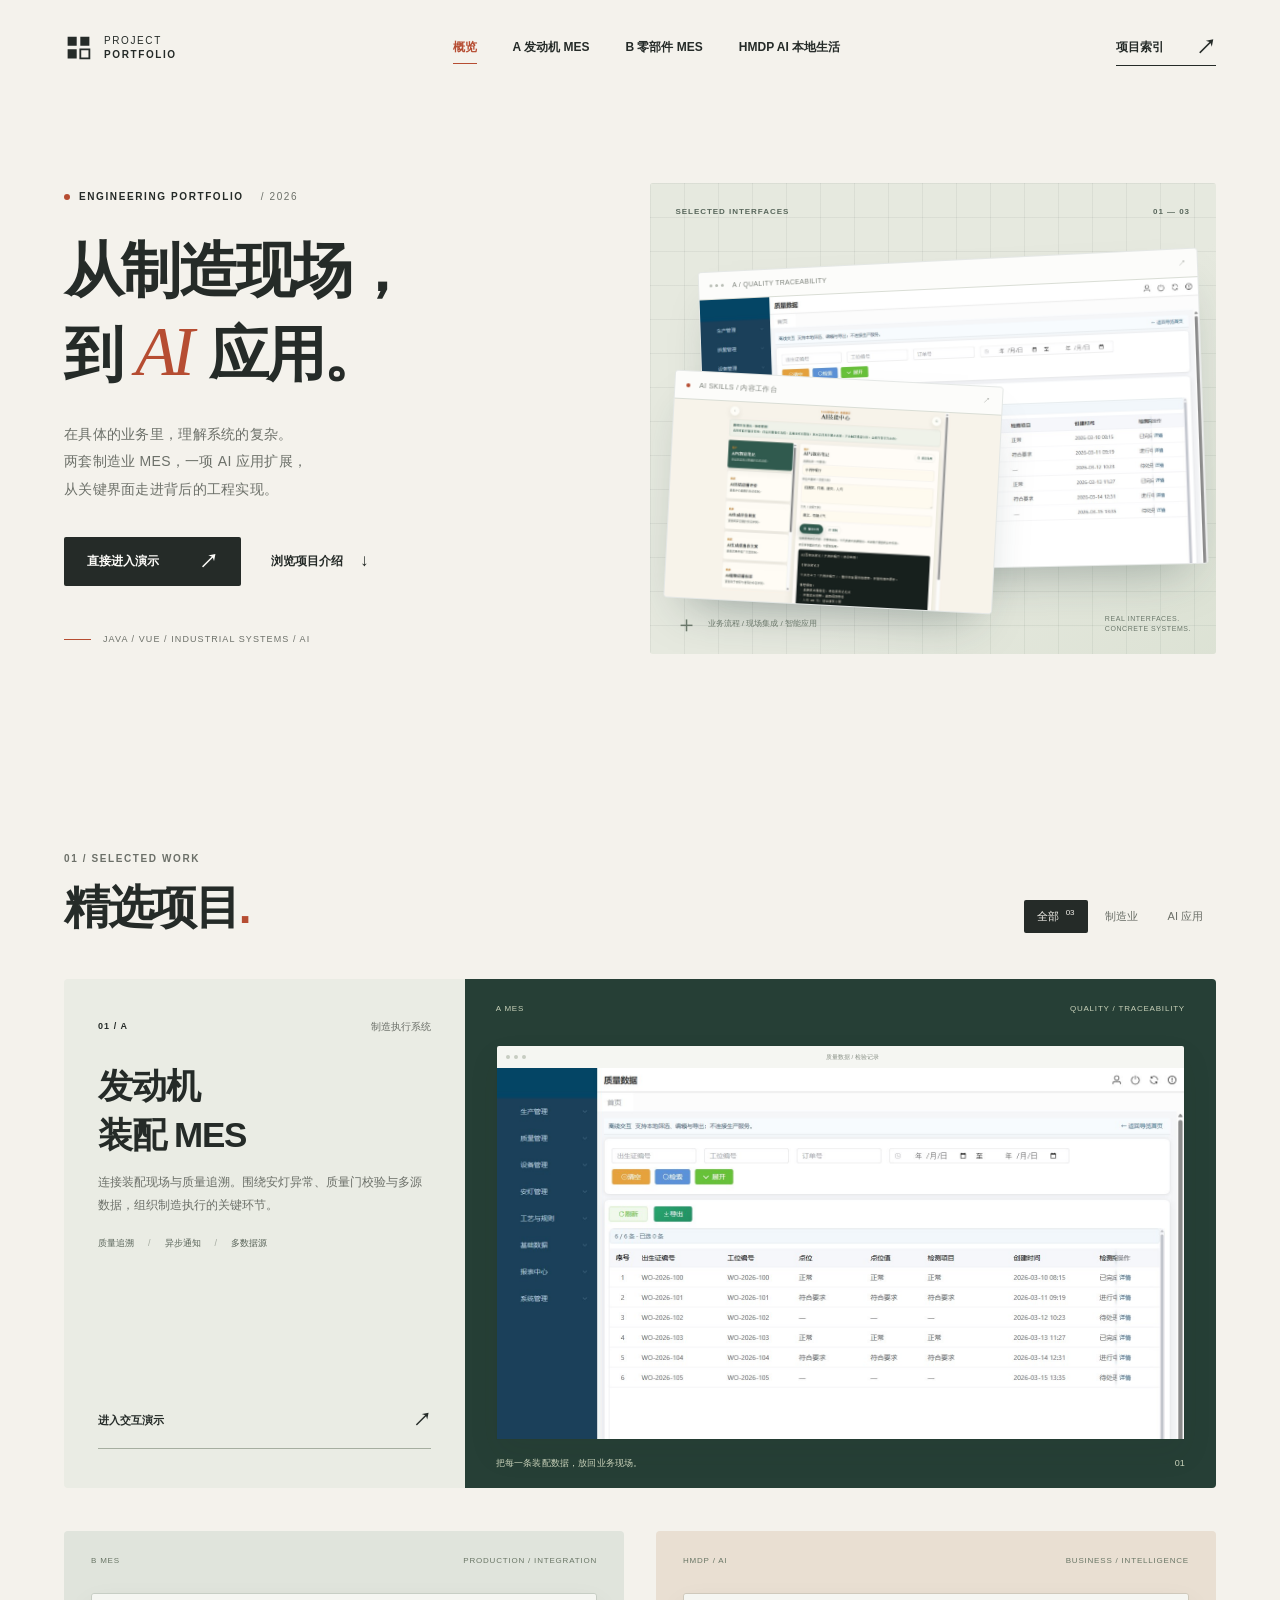
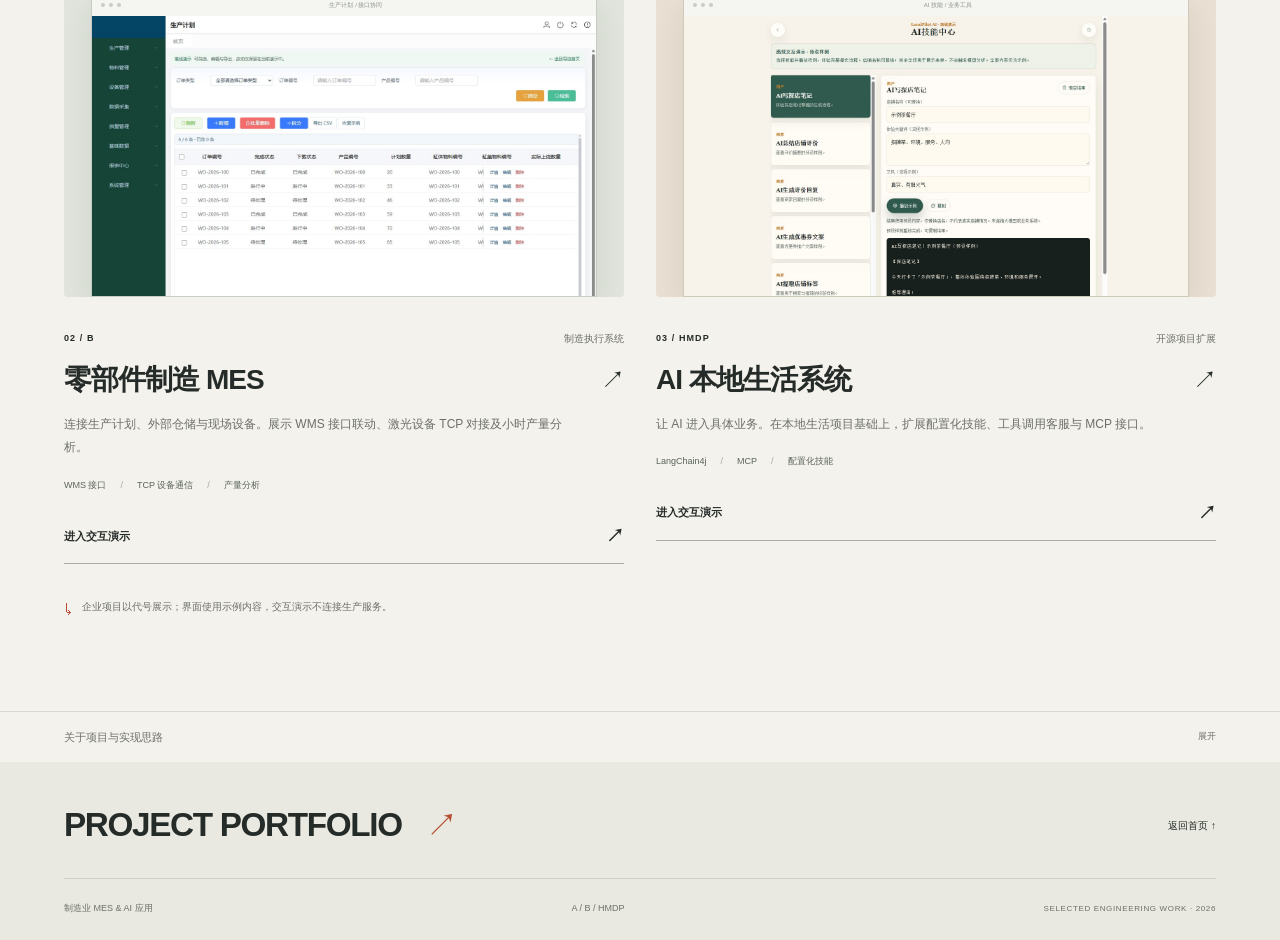
<file: index.html>
<!doctype html>
<html lang="zh-CN">
<head>
  <meta charset="utf-8">
  <meta name="viewport" content="width=device-width, initial-scale=1, viewport-fit=cover">
  <meta name="theme-color" content="#f4f2ec">
  <meta name="description" content="制造业 MES 与 AI 应用项目作品集。从业务场景、真实界面到后端实现，了解 A、B 与 HMDP 三个项目。">
  <title>项目作品集 — 制造业 MES 与 AI 应用</title>
  <link rel="stylesheet" href="assets/portfolio.css?v=5">
  <link rel="icon" href="data:image/svg+xml,%3Csvg xmlns='http://www.w3.org/2000/svg' viewBox='0 0 32 32'%3E%3Cpath fill='%23252b28' d='M4 4h10v10H4zM18 4h10v10H18zM4 18h10v10H4z'/%3E%3Cpath fill='none' stroke='%23252b28' stroke-width='2' d='M18 18h10v10H18z'/%3E%3C/svg%3E">
  <script src="assets/portfolio.js?v=5" defer></script>
</head>
<body>
  <a class="skip-link" href="#main">跳转到正文</a>
  <header class="site-header">
    <div class="container header-inner">
      <a class="brand" href="#home" aria-label="项目作品集首页">
        <svg class="brand-mark" viewBox="0 0 32 32" aria-hidden="true"><path d="M4 4h10v10H4zM18 4h10v10H18zM4 18h10v10H4z" fill="currentColor"/><path d="M18 18h10v10H18z" fill="none" stroke="currentColor" stroke-width="2"/></svg>
        <span>PROJECT<br><b>PORTFOLIO</b></span>
      </a>
      <nav class="main-nav" aria-label="主导航">
        <a href="#home" data-view="home">概览</a>
        <a href="#da" data-view="da"><span class="nav-long">A 发动机 MES</span><span class="nav-short">A MES</span></a>
        <a href="#hl" data-view="hl"><span class="nav-long">B 零部件 MES</span><span class="nav-short">B MES</span></a>
        <a href="#hmdp" data-view="hmdp"><span class="nav-long">HMDP AI 本地生活</span><span class="nav-short">AI 本地生活</span></a>
      </nav>
      <a class="header-link" href="#work">项目索引 <span aria-hidden="true">↗</span></a>
    </div>
  </header>

  <main id="main" tabindex="-1">
    <div id="home-view">
      <section class="hero container" aria-labelledby="hero-title">
        <div class="hero-copy">
          <div class="eyebrow"><span class="signal-dot"></span> ENGINEERING PORTFOLIO <span class="eyebrow-year">/ 2026</span></div>
          <h1 id="hero-title">从制造现场，<br>到 <em>AI</em> 应用。</h1>
          <p class="hero-description">在具体的业务里，理解系统的复杂。<br>两套制造业 MES，一项 AI 应用扩展，<br class="desktop-br">从关键界面走进背后的工程实现。</p>
          <div class="hero-actions">
            <a class="button button-dark" href="#da">直接进入演示 <span aria-hidden="true">↗</span></a>
            <a class="text-link" href="#work">浏览项目介绍 <span aria-hidden="true">↓</span></a>
          </div>
          <div class="hero-footnote"><span class="mini-rule"></span> JAVA / VUE / INDUSTRIAL SYSTEMS / AI</div>
        </div>
        <div class="hero-art" aria-label="A 制造业系统与 AI 技能中心界面预览">
          <div class="art-label"><span>SELECTED INTERFACES</span><span>01 — 03</span></div>
          <div class="art-grid" aria-hidden="true"></div>
          <a class="hero-window window-mes" href="#da" aria-label="查看 A 发动机装配 MES">
            <div class="window-bar"><span class="window-dots"><i></i><i></i><i></i></span><span>A / QUALITY TRACEABILITY</span><span>↗</span></div>
            <img src="assets/da-preview.jpg" width="1440" height="960" alt="A MES 质量数据查询界面，包含工位、条码与检验结果" fetchpriority="high">
          </a>
          <a class="hero-window window-ai" href="#hmdp" aria-label="查看 AI 本地生活系统">
            <div class="window-bar"><span class="signal-dot"></span><span>AI SKILLS / 内容工作台</span><span>↗</span></div>
            <img src="assets/ai-preview.jpg" width="1440" height="960" alt="AI 技能工作台与探店笔记示例结果">
          </a>
          <div class="art-caption"><span class="art-cross" aria-hidden="true">＋</span><span>业务流程 / 现场集成 / 智能应用</span><span class="art-coordinate">REAL INTERFACES.<br>CONCRETE SYSTEMS.</span></div>
        </div>
      </section>


      <section class="work-section container" id="work" aria-labelledby="work-title">
        <div class="section-heading reveal">
          <div><p class="section-kicker">01 / SELECTED WORK</p><h2 id="work-title">精选项目<span class="title-dot">.</span></h2></div>
          <div class="project-filters" role="group" aria-label="按项目领域筛选">
            <button class="filter-button is-active" data-filter="all" aria-pressed="true">全部 <span>03</span></button>
            <button class="filter-button" data-filter="mes" aria-pressed="false">制造业</button>
            <button class="filter-button" data-filter="ai" aria-pressed="false">AI 应用</button>
          </div>
        </div>

        <div class="project-grid">
          <article class="project-card project-featured reveal" data-category="mes">
            <div class="project-copy">
              <div class="project-overline"><span>01 / A</span><span>制造执行系统</span></div>
              <h3><a href="#da">发动机<br class="featured-break">装配 MES<span class="project-arrow" aria-hidden="true">↗</span></a></h3>
              <p>连接装配现场与质量追溯。围绕安灯异常、质量门校验与多源数据，组织制造执行的关键环节。</p>
              <div class="project-tags"><span>质量追溯</span><span>异步通知</span><span>多数据源</span></div>
              <a class="project-cta" href="#da">进入交互演示 <span aria-hidden="true">↗</span></a>
            </div>
            <a class="project-visual visual-da" href="#da" aria-label="查看发动机装配 MES 项目">
              <div class="visual-topline"><span>A MES</span><span>QUALITY / TRACEABILITY</span></div>
              <div class="project-screen"><div class="screen-toolbar"><i></i><i></i><i></i><span>质量数据 / 检验记录</span></div><img src="assets/da-preview.jpg" width="1440" height="960" loading="lazy" alt="A 系统质量数据查询与检验记录"></div>
              <div class="visual-bottomline"><span>把每一条装配数据，放回业务现场。</span><span>01</span></div>
            </a>
          </article>

          <article class="project-card project-secondary reveal" data-category="mes">
            <a class="project-visual visual-hl" href="#hl" aria-label="查看零部件制造 MES 项目">
              <div class="visual-topline"><span>B MES</span><span>PRODUCTION / INTEGRATION</span></div>
              <div class="project-screen"><div class="screen-toolbar"><i></i><i></i><i></i><span>生产计划 / 接口协同</span></div><img src="assets/hl-preview.jpg" width="1440" height="960" loading="lazy" alt="B 系统生产计划与物料管理界面"></div>
            </a>
            <div class="project-copy">
              <div class="project-overline"><span>02 / B</span><span>制造执行系统</span></div>
              <h3><a href="#hl">零部件制造 MES<span class="project-arrow" aria-hidden="true">↗</span></a></h3>
              <p>连接生产计划、外部仓储与现场设备。展示 WMS 接口联动、激光设备 TCP 对接及小时产量分析。</p>
              <div class="project-tags"><span>WMS 接口</span><span>TCP 设备通信</span><span>产量分析</span></div>
              <a class="project-cta" href="#hl">进入交互演示 <span aria-hidden="true">↗</span></a>
            </div>
          </article>

          <article class="project-card project-secondary reveal" data-category="ai">
            <a class="project-visual visual-ai" href="#hmdp" aria-label="查看 AI 本地生活项目">
              <div class="visual-topline"><span>HMDP / AI</span><span>BUSINESS / INTELLIGENCE</span></div>
              <div class="project-screen"><div class="screen-toolbar"><i></i><i></i><i></i><span>AI 技能 / 业务工具</span></div><img src="assets/ai-preview.jpg" width="1440" height="960" loading="lazy" alt="AI 技能中心与内容生成样例"></div>
            </a>
            <div class="project-copy">
              <div class="project-overline"><span>03 / HMDP</span><span>开源项目扩展</span></div>
              <h3><a href="#hmdp">AI 本地生活系统<span class="project-arrow" aria-hidden="true">↗</span></a></h3>
              <p>让 AI 进入具体业务。在本地生活项目基础上，扩展配置化技能、工具调用客服与 MCP 接口。</p>
              <div class="project-tags"><span>LangChain4j</span><span>MCP</span><span>配置化技能</span></div>
              <a class="project-cta" href="#hmdp">进入交互演示 <span aria-hidden="true">↗</span></a>
            </div>
          </article>
        </div>
        <p class="project-note"><span aria-hidden="true">↳</span> 企业项目以代号展示；界面使用示例内容，交互演示不连接生产服务。</p>
      </section>

      <details class="collection-notes"><summary class="container">关于项目与实现思路 <span>展开</span></summary>
      <section class="engineering-section" id="engineering" aria-labelledby="engineering-title">
        <div class="container engineering-layout">
          <div class="engineering-intro reveal"><p class="section-kicker">02 / BEHIND THE INTERFACE</p><h2 id="engineering-title">从页面，<br>看到实现<span>.</span></h2><p>技术的价值，藏在具体问题的处理里。<br>选取三个切面，展开系统背后的思路。</p><div class="engineering-sign" aria-hidden="true">[ logic → system ]</div></div>
          <div class="engineering-notes">
            <a class="engineering-note reveal" href="#da"><span class="note-index">01</span><div><span class="note-label">A / 事务与异步</span><h3>提交完成，再发通知。</h3><p>安灯事件在事务提交后触发异步通知，分别处理钉钉与音柱调用，并为音柱提供超时重试。</p><span class="note-foot">AFTER_COMMIT · ASYNC · RETRY</span></div><span class="note-arrow" aria-hidden="true">↗</span></a>
            <a class="engineering-note reveal" href="#hl"><span class="note-index">02</span><div><span class="note-label">B / 跨系统集成</span><h3>把业务，接到现场。</h3><p>通过外部 WMS 接口校验物料，用 TCP 指令与激光设备通信，让软件承接现场业务。</p><span class="note-foot">WMS API · TCP SOCKET · LOGGING</span></div><span class="note-arrow" aria-hidden="true">↗</span></a>
            <a class="engineering-note reveal" href="#hmdp"><span class="note-index">03</span><div><span class="note-label">HMDP / AI 工程接入</span><h3>让模型，读懂业务。</h3><p>将技能模板、业务上下文与工具接口组织起来，配合调用限流、运行记录和失败兜底。</p><span class="note-foot">CONTEXT · TOOLS · FALLBACK</span></div><span class="note-arrow" aria-hidden="true">↗</span></a>
          </div>
        </div>
      </section>

      <section class="about-section container" id="about" aria-labelledby="about-title">
        <div class="reveal"><p class="section-kicker">03 / ABOUT THIS COLLECTION</p><h2 id="about-title">真实的系统。<br>清晰的表达。</h2></div>
        <div class="about-copy reveal"><p>这里收录两套制造业 MES 与一项 AI 应用扩展。从业务场景出发，用界面、流程和技术说明，呈现项目的不同侧面。</p><p>A、B 使用企业代号；HMDP 保留开源扩展的背景说明。演示提供离线界面导览与预设样例，不连接生产数据库或实时大模型。</p><a class="text-link" href="#work">回到项目索引 <span aria-hidden="true">↑</span></a></div>
      </section>
      </details>
    </div>

    <article id="case-view" class="case-view" hidden aria-label="项目详情"></article>
  </main>

  <footer class="site-footer"><div class="container"><div class="footer-top"><a class="footer-wordmark" href="#home">PROJECT PORTFOLIO<span>↗</span></a><a href="#home" class="back-top">返回首页 ↑</a></div><div class="footer-bottom"><span>制造业 MES & AI 应用</span><span>A / B / HMDP</span><span>SELECTED ENGINEERING WORK · 2026</span></div></div></footer>
</body>
</html>
</file>
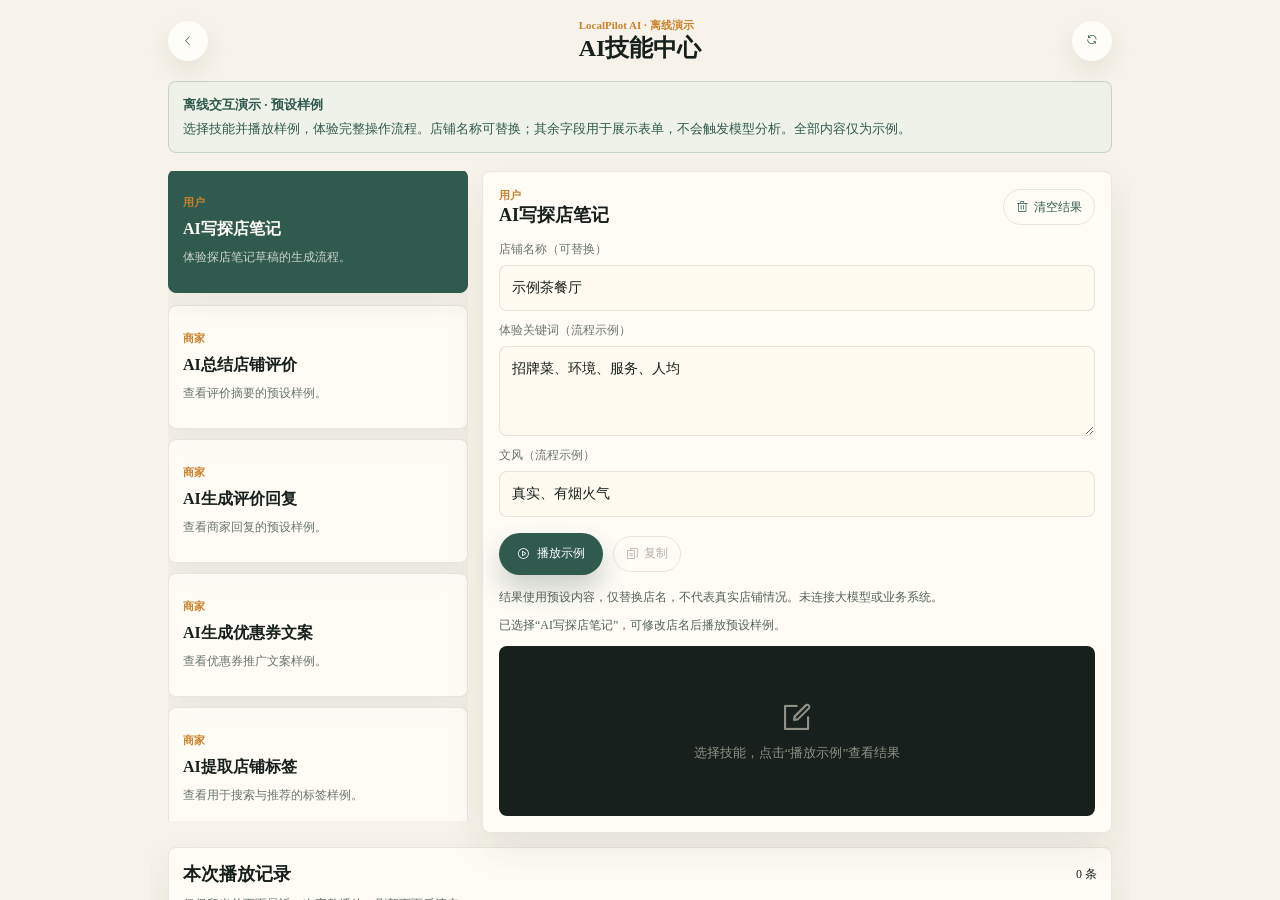
<file: ai/demo.html>
<!doctype html>
<html lang="zh-CN">
<head>
<meta charset="utf-8">
<meta name="viewport" content="width=device-width, initial-scale=1">
<title>AI 技能中心 · 离线交互演示</title>
<link rel="stylesheet" href="element.css">
<link rel="stylesheet" href="main.css">
<link rel="stylesheet" href="skills.css">
<style>
  html,body{margin:0;padding:0;min-height:100%;background:#f7f3ea}
  .skill-shell{min-height:100%}
  a.icon-btn{display:grid;place-items:center;text-decoration:none}
  .demo-notice{margin:0 0 18px;padding:12px 14px;border:1px solid rgba(49,90,79,.2);border-radius:8px;background:#eef2e8;color:#315a4f;font-size:13px;line-height:1.65}
  .demo-notice strong{display:block;margin-bottom:3px}
  .sample-note,.demo-status{font-size:12px;line-height:1.7;color:#53635a}
  .sample-note{margin:0 0 8px}
  .demo-status{min-height:21px;margin:0 0 10px}
  .empty-result{flex-direction:column;gap:10px}
  .empty-result span{font-size:13px}
  .history-item > div{flex-wrap:wrap}
  .history-item p{white-space:pre-wrap;overflow-wrap:anywhere}
  button:focus-visible,a:focus-visible{outline:3px solid #c9822c;outline-offset:3px}
</style>
</head>
<body>
<div id="app" class="skill-shell">
  <header class="skill-topbar">
    <a href="../index.html#hmdp" target="_top" aria-label="返回项目介绍" class="icon-btn"><i class="el-icon-arrow-left" aria-hidden="true"></i></a>
    <div><div class="eyebrow">LocalPilot AI · 离线演示</div><h1>AI技能中心</h1></div>
    <button type="button" id="refresh-records" aria-label="刷新本次会话记录" title="刷新本次会话记录" class="icon-btn"><i class="el-icon-refresh" aria-hidden="true"></i></button>
  </header>
  <aside class="demo-notice">
    <strong>离线交互演示 · 预设样例</strong>
    选择技能并播放样例，体验完整操作流程。店铺名称可替换；其余字段用于展示表单，不会触发模型分析。全部内容仅为示例。
  </aside>
  <main class="skill-main">
    <section class="skill-rail" aria-label="选择 AI 技能"></section>
    <section class="skill-workbench" aria-label="技能操作区">
      <div class="panel-head">
        <div><span class="skill-scene"></span><h2></h2></div>
        <button type="button" id="clear-result" class="ghost-btn"><i class="el-icon-delete" aria-hidden="true"></i>清空结果</button>
      </div>
      <div class="dynamic-form"></div>
      <div class="action-row">
        <button type="button" class="run-btn"><i class="el-icon-video-play" aria-hidden="true"></i><span>播放示例</span></button>
        <button type="button" id="copy-result" disabled class="ghost-btn"><i class="el-icon-document-copy" aria-hidden="true"></i>复制</button>
      </div>
      <p class="sample-note">结果使用预设内容，仅替换店名，不代表真实店铺情况。未连接大模型或业务系统。</p>
      <p id="demo-status" class="demo-status" role="status" aria-live="polite"></p>
      <div class="empty-result"><i class="el-icon-edit-outline" aria-hidden="true"></i><span>选择技能，点击“播放示例”查看结果</span></div>
      <pre class="result-box" hidden tabindex="0" aria-label="预设样例结果"></pre>
    </section>
  </main>
  <section class="run-history" aria-label="本次会话记录">
    <div class="panel-head compact"><h2>本次播放记录</h2><span id="history-count">0 条</span></div>
    <p class="sample-note">仅保留当前页面最近 5 次完整播放，刷新页面后清空。</p>
    <div class="history-list"></div>
  </section>
</div>
<script>
(function () {
  'use strict';
  var SKILLS = [
  {
    "s": "用户",
    "n": "AI写探店笔记",
    "f": [
      [
        "店铺名称",
        "示例茶餐厅"
      ],
      [
        "体验关键词",
        "招牌菜、环境、服务、人均",
        "area"
      ],
      [
        "文风",
        "真实、有烟火气"
      ]
    ],
    "o": "【探店笔记】\n\n今天打卡了「示例茶餐厅」，整体体验围绕招牌菜、环境和服务展开。\n\n推荐理由：\n· 招牌菜出餐稳定，特色菜有记忆点\n· 环境适合拍照，桌面间距宽松\n· 人均 68 元，适合朋友小聚\n\n避坑提醒：\n· 晚市高峰需排队，建议提前到店\n· 部分套餐需两人起订"
  },
  {
    "s": "商家",
    "n": "AI总结店铺评价",
    "f": [
      [
        "店铺名称",
        "示例茶餐厅"
      ],
      [
        "评价原文",
        "环境好，菜有点咸，服务及时",
        "area"
      ]
    ],
    "o": "评价摘要\n\n优势：\n· 环境舒适、适合拍照\n· 服务响应及时\n\n待优化：\n· 部分菜品口味偏咸，建议调整出品标准\n\n适合人群：\n· 朋友聚会、周末放松\n· 对拍照和环境有要求的客群"
  },
  {
    "s": "商家",
    "n": "AI生成评价回复",
    "f": [
      [
        "店铺名称",
        "示例茶餐厅"
      ],
      [
        "用户评价",
        "环境不错，就是上菜有点慢",
        "area"
      ],
      [
        "回复语气",
        "真诚"
      ]
    ],
    "o": "您好，非常感谢您的反馈，也抱歉让您等待。\n\n我们已记录出餐节奏的问题，会在高峰时段增加出品岗位并优化流程。\n\n期待您下次到店能有更好的体验。"
  },
  {
    "s": "商家",
    "n": "AI生成优惠券文案",
    "f": [
      [
        "店铺名称",
        "示例茶餐厅"
      ],
      [
        "优惠力度",
        "满 100 减 30"
      ],
      [
        "目标人群",
        "情侣 / 朋友聚会"
      ]
    ],
    "o": "券标题：双人套餐限时立减 30 元\n副标题：招牌菜组合，到店即享\n\n推广话术：\n周末不知道吃什么？双人套餐一次打卡招牌菜，到店立减 30 元，适合约会与小聚。"
  },
  {
    "s": "商家",
    "n": "AI提取店铺标签",
    "f": [
      [
        "店铺名称",
        "示例茶餐厅"
      ],
      [
        "店铺描述",
        "环境好，出片，人均 68，适合聚会",
        "area"
      ]
    ],
    "o": "推荐标签：\n高性价比 · 适合拍照 · 朋友聚会 · 招牌菜 · 环境舒适 · 周末可选 · 地铁附近 · 适合约会"
  },
  {
    "s": "商家",
    "n": "AI生成经营日报",
    "f": [
      [
        "店铺名称",
        "示例茶餐厅"
      ],
      [
        "今日数据",
        "客流 132，核销券 26 张，评分 4.8",
        "area"
      ]
    ],
    "o": "经营日报\n\n今日表现：\n· 客流 132 人，核销券 26 张，转化正常\n· 评分维持 4.8，口碑稳定\n\n风险提醒：\n· 晚市 18:30-19:30 排队较久\n\n明日建议：\n· 提前备货高峰菜品\n· 主推双人套餐券承接周末流量"
  },
  {
    "s": "商家",
    "n": "AI生成短视频脚本",
    "f": [
      [
        "店铺名称",
        "示例茶餐厅"
      ],
      [
        "卖点",
        "招牌菜、环境"
      ],
      [
        "视频时长",
        "30 秒"
      ]
    ],
    "o": "短视频脚本（30s）\n\n0-3s 门头特写，字幕：周末就吃这家\n3-11s 招牌菜出锅画面，口播：这一口是招牌\n11-20s 环境空镜，口播：环境宽松，适合聊天\n20-27s 两人用餐画面，口播：人均 68 吃得踏实\n27-30s 结尾引导：到店出示本条视频领小食"
  },
  {
    "s": "商家",
    "n": "AI生成活动方案草稿",
    "f": [
      [
        "店铺名称",
        "示例茶餐厅"
      ],
      [
        "活动目标",
        "提升周末客流"
      ],
      [
        "预算",
        "3000 元"
      ]
    ],
    "o": "活动方案草稿\n\n主题：周末双人套餐季\n\n步骤：\n1. 上线双人套餐券，限时限量\n2. 探店笔记 5 篇 + 短视频 2 条扩散\n3. 到店核销赠送小食，提升复购\n\n预算分配：券补贴 2000 元，内容 600 元，物料 400 元\n周期：3-5 天\n\n（本方案需商家确认后执行）"
  }
];
  var rail = document.querySelector('.skill-rail');
  var work = document.querySelector('.skill-workbench');
  var head = work.querySelector('.panel-head');
  var form = work.querySelector('.dynamic-form');
  var runBtn = work.querySelector('.run-btn');
  var runLabel = runBtn.querySelector('span');
  var copyBtn = document.getElementById('copy-result');
  var box = work.querySelector('.result-box');
  var empty = work.querySelector('.empty-result');
  var status = document.getElementById('demo-status');
  var historyList = document.querySelector('.history-list');
  var records = [];
  var cards = [];
  var current = 0;
  var timer = null;
  var result = '';
  var HISTORY_LIMIT = 5;
  var PLAY_INTERVAL_MS = 16;
  var PLAY_STEP = 3;

  function announce(message) {
    status.textContent = message;
  }

  function stopPlayback() {
    if (timer !== null) window.clearInterval(timer);
    timer = null;
    runBtn.disabled = false;
    runLabel.textContent = '播放示例';
    work.setAttribute('aria-busy', 'false');
  }

  function clearResult() {
    stopPlayback();
    result = '';
    box.textContent = '';
    box.hidden = true;
    empty.hidden = false;
    empty.style.display = '';
    copyBtn.disabled = true;
  }

  function renderHistory() {
    historyList.replaceChildren();
    document.getElementById('history-count').textContent = records.length + ' 条';
    if (!records.length) {
      var message = document.createElement('p');
      message.className = 'history-empty';
      message.textContent = '暂无记录，完整播放一个示例后会显示在这里。';
      historyList.appendChild(message);
      return;
    }
    records.forEach(function (record) {
      var item = document.createElement('article');
      item.className = 'history-item';
      var title = document.createElement('div');
      var name = document.createElement('strong');
      name.textContent = record.name;
      var time = document.createElement('span');
      time.textContent = record.time + ' · 预设样例';
      title.append(name, time);
      var content = document.createElement('p');
      content.textContent = record.content;
      item.append(title, content);
      historyList.appendChild(item);
    });
  }

  function selectSkill(index) {
    clearResult();
    current = index;
    cards.forEach(function (card, i) {
      card.classList.toggle('active', i === index);
      card.setAttribute('aria-pressed', String(i === index));
    });
    var skill = SKILLS[index];
    head.querySelector('.skill-scene').textContent = skill.s;
    head.querySelector('h2').textContent = skill.n;
    form.replaceChildren();
    skill.f.forEach(function (field) {
      var label = document.createElement('label');
      label.className = 'field-row';
      var text = document.createElement('span');
      text.textContent = field[0] + (field[0] === '店铺名称' ? '（可替换）' : '（流程示例）');
      var control = document.createElement(field[2] === 'area' ? 'textarea' : 'input');
      if (field[2] === 'area') control.rows = 3;
      else control.type = 'text';
      control.placeholder = field[0];
      control.value = field[1];
      if (field[0] === '店铺名称') control.maxLength = 60;
      label.append(text, control);
      form.appendChild(label);
    });
    announce('已选择“' + skill.n + '”，可修改店名后播放预设样例。');
  }

  function run() {
    if (timer !== null) return;
    var skill = SKILLS[current];
    var shopName = form.querySelector('input').value.trim() || '示例茶餐厅';
    // 样例内容只做店名替换，其他字段不会被伪装成模型分析结果。
    var text = skill.n + '｜' + shopName + '（预设样例）\n\n' + skill.o.split('示例茶餐厅').join(shopName);
    var offset = 0;
    result = '';
    copyBtn.disabled = true;
    empty.hidden = true;
    empty.style.display = 'none';
    box.hidden = false;
    box.textContent = '';
    runBtn.disabled = true;
    runLabel.textContent = '正在播放…';
    work.setAttribute('aria-busy', 'true');
    announce('正在播放预设样例，切换技能或清空结果可停止。');

    function finish() {
      stopPlayback();
      result = text;
      box.textContent = text;
      copyBtn.disabled = false;
      records.unshift({name: skill.n, time: new Date().toLocaleTimeString('zh-CN', {hour12: false}), content: text});
      records = records.slice(0, HISTORY_LIMIT);
      renderHistory();
      announce('预设样例播放完成，可复制结果。');
    }

    if (window.matchMedia('(prefers-reduced-motion: reduce)').matches) {
      finish();
      return;
    }
    timer = window.setInterval(function () {
      offset += PLAY_STEP;
      box.textContent = text.slice(0, offset);
      if (offset >= text.length) finish();
    }, PLAY_INTERVAL_MS);
  }

  SKILLS.forEach(function (skill, index) {
    var card = document.createElement('button');
    card.type = 'button';
    card.className = 'skill-card';
    var scene = document.createElement('span');
    scene.className = 'skill-scene';
    scene.textContent = skill.s;
    var title = document.createElement('strong');
    title.textContent = skill.n;
    var description = document.createElement('small');
    description.textContent = ['体验探店笔记草稿的生成流程。', '查看评价摘要的预设样例。', '查看商家回复的预设样例。', '查看优惠券推广文案样例。', '查看用于搜索与推荐的标签样例。', '查看经营数据日报的样例。', '查看本地生活短视频脚本样例。', '查看由商家确认后执行的活动草稿。'][index];
    card.append(scene, title, description);
    card.addEventListener('click', function () { selectSkill(index); });
    cards.push(card);
    rail.appendChild(card);
  });

  runBtn.addEventListener('click', run);
  document.getElementById('clear-result').addEventListener('click', function () {
    clearResult();
    announce('结果已清空，表单内容已保留。');
  });
  copyBtn.addEventListener('click', async function () {
    if (!result) return;
    try {
      if (!navigator.clipboard || !navigator.clipboard.writeText) throw new Error('Clipboard unavailable');
      await navigator.clipboard.writeText(result);
      announce('已复制预设样例。');
    } catch (error) {
      var selection = window.getSelection();
      var range = document.createRange();
      range.selectNodeContents(box);
      selection.removeAllRanges();
      selection.addRange(range);
      box.focus();
      announce('浏览器未允许自动复制，结果已选中，请按 Ctrl+C，或长按选择复制。');
    }
  });
  document.getElementById('refresh-records').addEventListener('click', function () {
    renderHistory();
    announce('记录已刷新，本次会话共 ' + records.length + ' 条完整播放记录。');
  });
  var initialSkill = new URLSearchParams(window.location.search).get('skill');
  var initialIndex = SKILLS.findIndex(function (skill) { return skill.n === initialSkill; });
  selectSkill(initialIndex < 0 ? 0 : initialIndex);
  renderHistory();
  window.addEventListener('message', function (event) {
    if (event.source !== window.parent || !event.data || event.data.type !== 'portfolio:scene') return;
    var index = SKILLS.findIndex(function (skill) { return skill.n === event.data.target; });
    if (index >= 0) selectSkill(index);
  });
})();
</script>
</body>
</html>
</file>
<file: assets/portfolio.css>
@charset "UTF-8";
:root{--paper:#f4f2ec;--ink:#252b28;--muted:#6c7069;--line:#d7d9cf;--accent:#b64d32;--white:#fcfbf8;--green:#263f36;--radius:4px;--ease:cubic-bezier(.2,.7,.2,1)}
*{box-sizing:border-box}
html{scroll-behavior:smooth;scroll-padding-top:108px}
body{margin:0;background:var(--paper);color:var(--ink);font-family:"Segoe UI","PingFang SC","Microsoft YaHei",sans-serif;font-size:15px;line-height:1.7;-webkit-font-smoothing:antialiased}
a{color:inherit;text-decoration:none}button{font:inherit;cursor:pointer}button,a{-webkit-tap-highlight-color:transparent}img{display:block;max-width:100%;height:auto}h1,h2,h3,p{margin:0}
button:focus-visible,a:focus-visible,summary:focus-visible{outline:2px solid var(--accent);outline-offset:5px}::selection{background:#d7dfbb;color:var(--ink)}[hidden]{display:none!important}
.container{max-width:1360px;width:100%;margin-inline:auto;padding-inline:64px}
.skip-link{position:fixed;top:-60px;left:20px;z-index:100;background:var(--ink);color:white;padding:10px 20px}.skip-link:focus{top:12px}

/* Navigation */
.site-header{height:96px;position:sticky;top:0;z-index:30;background:rgba(244,242,236,.94);backdrop-filter:blur(14px);border-bottom:1px solid transparent;transition:border-color .2s}
.site-header.is-scrolled{border-color:var(--line)}
.header-inner{height:100%;display:flex;align-items:center;justify-content:space-between;gap:28px}
.brand{display:flex;align-items:center;gap:11px;flex-shrink:0;font:500 10px/1.35 Arial,sans-serif;letter-spacing:.16em}.brand b{font-weight:800}.brand-mark{width:29px;height:29px}
.main-nav{display:flex;gap:36px;font-size:12px;font-weight:600}.main-nav a{position:relative;padding:8px 0}.main-nav a:after{content:"";position:absolute;bottom:2px;left:0;width:0;height:1px;background:var(--accent);transition:width .25s}
.main-nav a:hover:after,.main-nav a.is-active:after{width:100%}
.header-link{font-size:12px;font-weight:600;display:flex;align-items:center;gap:32px;border-bottom:1px solid var(--ink);padding:8px 0}.header-link span{font-size:20px;line-height:1}

/* Opening composition */
.hero{display:grid;grid-template-columns:1fr 1.05fr;gap:46px;align-items:center;padding-top:62px;padding-bottom:68px;min-height:650px}
.eyebrow,.section-kicker{font:600 10px/1.5 Arial,sans-serif;letter-spacing:.16em}.eyebrow{display:flex;align-items:center;gap:9px}.eyebrow-year{margin-left:8px;color:var(--muted);font-weight:400}
.signal-dot{display:inline-block;width:6px;height:6px;background:var(--accent);border-radius:50%;flex:none}
.hero h1{font-size:clamp(46px,4.65vw,68px);font-weight:650;line-height:1.25;letter-spacing:-.045em;margin-top:30px;white-space:nowrap}
.hero h1 em{font-family:Georgia,"Times New Roman",serif;font-weight:400;color:var(--accent);font-size:1.16em;letter-spacing:-.08em;margin-right:.08em}
.hero-description{font-size:14px;color:var(--muted);line-height:1.95;margin-top:26px;letter-spacing:.02em}
.hero-actions{display:flex;align-items:center;gap:30px;margin-top:34px}
.button{display:inline-flex;align-items:center;justify-content:space-between;gap:40px;min-height:49px;padding:12px 22px;font-size:12px;font-weight:600;border:1px solid transparent;border-radius:2px;transition:background .2s,transform .2s}
.button:hover{transform:translateY(-2px)}.button-dark{background:var(--ink);color:var(--white)}.button-dark:hover{background:#38453b}.button span{font-size:19px;line-height:1}
.text-link{display:inline-flex;align-items:center;gap:17px;font-size:12px;font-weight:600}.text-link span{font-size:17px}.text-link:hover{color:var(--accent)}
.hero-footnote{display:flex;align-items:center;gap:12px;margin-top:47px;font:500 9px/1.5 Arial,sans-serif;letter-spacing:.12em;color:var(--muted)}.mini-rule{width:27px;height:1px;background:var(--accent)}
.hero-art{position:relative;height:471px;background:#e6e9df;border-radius:3px;isolation:isolate;overflow:hidden}
.art-grid{position:absolute;inset:0;z-index:-1;background-image:linear-gradient(#273f3610 1px,transparent 1px),linear-gradient(90deg,#273f3610 1px,transparent 1px);background-size:34px 34px}
.hero-art:before{content:"";position:absolute;inset:0;background:linear-gradient(135deg,#e2e6d600,transparent 60%,#d4dccb88);z-index:-1}
.art-label{position:absolute;top:23px;left:26px;right:26px;display:flex;justify-content:space-between;font:600 8px/1.5 Arial,sans-serif;letter-spacing:.12em;color:#59675c}
.hero-window{position:absolute;background:white;border:1px solid #273f3620;border-radius:4px;overflow:hidden;box-shadow:0 25px 45px -20px #233a3c57;transition:transform .5s var(--ease)}
.window-bar{display:flex;align-items:center;gap:9px;height:28px;padding:0 11px;background:#fcfcfa;color:#7c817a;font:500 7px/1 Arial,sans-serif;letter-spacing:.04em;border-bottom:1px solid #d9ddd5}
.window-bar>span:last-child{margin-left:auto}.window-dots{display:flex;gap:3px}.window-dots i{width:3px;height:3px;border-radius:50%;background:#b8bdb4}
.window-mes{width:89%;left:8%;top:77px;transform:perspective(1300px) rotateY(-7deg) rotateZ(-2deg)}
.window-mes img{width:100%;aspect-ratio:1.8;object-fit:cover;object-position:top}.window-mes:hover{transform:perspective(1300px) rotateY(0) rotateZ(0) translateY(-4px)}
.window-ai{width:58%;left:3.5%;bottom:48px;transform:rotate(3deg)}.window-ai img{width:100%;aspect-ratio:1.65;object-fit:cover;object-position:top}.window-ai:hover{transform:rotate(0) translateY(-4px)}.window-ai .signal-dot{width:4px;height:4px}
.art-caption{position:absolute;left:25px;right:25px;bottom:18px;display:flex;align-items:center;gap:10px;color:#6b786b;font-size:8px}.art-cross{font-size:23px;font-weight:300;line-height:1}.art-coordinate{margin-left:auto;font:500 7px/1.5 Arial,sans-serif;letter-spacing:.08em}
.domain-strip{display:grid;grid-template-columns:1fr 1fr 1fr}
.domain-strip>div{display:flex;align-items:center;gap:15px;padding:24px 0;border-top:1px solid var(--line);border-bottom:1px solid var(--line);font-size:11px;font-weight:600}
.domain-strip>div+div{padding-left:30px;position:relative}.domain-strip>div+div:before{content:"";position:absolute;left:0;top:23px;bottom:23px;border-left:1px solid var(--line)}
.index-number{font:500 10px/1 Arial,sans-serif;color:var(--accent)}.domain-en{margin-left:auto;margin-right:30px;font:500 8px/1.4 Arial,sans-serif;letter-spacing:.08em;color:var(--muted)}.domain-strip>div:last-child .domain-en{margin-right:0}.strip-symbol{font-size:18px;color:var(--accent)}

/* Selected work */
.work-section{padding-top:105px;padding-bottom:85px}.section-heading{display:flex;align-items:flex-end;justify-content:space-between;gap:25px;margin-bottom:41px}.section-kicker{color:var(--muted)}
.section-heading h2{font-size:46px;line-height:1.3;font-weight:600;letter-spacing:-.05em;margin-top:12px}.title-dot{color:var(--accent)}
.project-filters{display:flex;align-items:center;gap:4px;padding-bottom:5px}.filter-button{border:0;background:transparent;padding:7px 13px;border-radius:2px;color:var(--muted);font-size:11px}
.filter-button span{font:500 8px/1 Arial,sans-serif;vertical-align:super;margin-left:4px}.filter-button.is-active{background:var(--ink);color:var(--paper)}.filter-button:hover:not(.is-active){background:#e7e7df}
.project-grid{display:grid;grid-template-columns:1fr 1fr;gap:43px 32px}.project-card{min-width:0}
.project-featured{grid-column:1/-1;display:grid;grid-template-columns:.8fr 1.5fr;background:#eaece4;border-radius:var(--radius);overflow:hidden;min-height:425px}
.project-copy{padding:33px 0 0}.project-featured .project-copy{padding:39px 34px;display:flex;flex-direction:column;align-items:flex-start}
.project-overline{display:flex;align-items:center;justify-content:space-between;gap:12px;font-size:10px;color:var(--muted)}.project-overline>span:first-child{font:600 9px/1.5 Arial,sans-serif;letter-spacing:.12em;color:var(--ink)}.project-featured .project-overline{width:100%}
.project-card h3{font-size:28px;font-weight:600;line-height:1.5;letter-spacing:-.035em;margin-top:12px}.project-featured h3{font-size:35px;line-height:1.4;margin-top:26px}
.project-card h3>a{display:flex;align-items:center;justify-content:space-between;gap:12px}.project-featured h3>a{display:block}
.project-arrow{font-size:24px;font-weight:400;float:right;margin-left:20px;transition:transform .25s}.project-card h3>a:hover .project-arrow{transform:translate(3px,-3px);color:var(--accent)}.project-featured .project-arrow{display:none}
.project-copy>p{font-size:12px;line-height:1.95;color:var(--muted);margin-top:12px;max-width:43em}.project-tags{display:flex;flex-wrap:wrap;gap:6px 14px;margin-top:18px}.project-tags span{font-size:9px;color:#586358}.project-tags span+span:before{content:"/";color:#a4aa9f;margin-right:14px}
.project-cta{display:flex;align-items:center;justify-content:space-between;font-size:11px;font-weight:600;border-bottom:1px solid #a6aea0;width:100%;padding:18px 0 12px;margin-top:10px}.project-featured .project-cta{margin-top:auto;padding-top:28px}.project-cta span{font-size:18px}.project-cta:hover{color:var(--accent);border-color:var(--accent)}
.project-visual{position:relative;display:flex;flex-direction:column;overflow:hidden;padding:24px 27px 0;background:#dfe5da;min-height:290px;border-radius:var(--radius)}
.visual-da{background:#263f36;padding:24px 31px 0;border-radius:0;justify-content:space-between}.visual-hl{background:#e0e4dc}.visual-ai{background:#e9dfd2}
.visual-topline,.visual-bottomline{display:flex;align-items:center;justify-content:space-between;gap:12px;font:500 8px/1.5 Arial,sans-serif;letter-spacing:.1em;color:#697666}.visual-da .visual-topline,.visual-da .visual-bottomline{color:#c8d1b9}.visual-bottomline{font-family:inherit;font-size:9px;letter-spacing:.02em;padding:17px 0}
.project-screen{border-radius:3px 3px 0 0;border:1px solid #1d332320;overflow:hidden;margin-top:26px;box-shadow:0 14px 30px #24332315;transition:transform .5s var(--ease);transform-origin:50% 100%}
.project-visual:hover .project-screen{transform:translateY(-5px) scale(1.015)}.project-screen img{width:100%;aspect-ratio:1.8;object-fit:cover;object-position:top}.project-featured .project-screen{margin-top:30px}.project-featured .project-screen img{aspect-ratio:1.85}
.screen-toolbar{height:22px;background:#f5f6f2;display:flex;align-items:center;gap:4px;padding:0 9px}.screen-toolbar i{height:4px;width:4px;border-radius:50%;background:#c7cdc2}.screen-toolbar span{color:#8a9187;font-size:6px;line-height:1;margin:auto}
.project-note{margin-top:34px;font-size:10px;color:var(--muted);display:flex;gap:10px}.project-note>span{color:var(--accent);font-size:16px}

/* Engineering perspective */
.engineering-section{background:var(--green);color:#f0f0e6;padding:92px 0 97px}.engineering-layout{display:grid;grid-template-columns:.9fr 1.2fr;gap:95px}.engineering-section .section-kicker{color:#a8b8a6}
.engineering-intro h2{font-size:48px;font-weight:500;line-height:1.4;letter-spacing:-.04em;margin-top:27px}.engineering-intro h2 span{color:#b6cba1}.engineering-intro>p:not(.section-kicker){font-size:12px;line-height:1.95;color:#b2c0af;margin-top:25px}
.engineering-sign{font:italic 22px/1.4 Georgia,serif;color:#9eb095;margin-top:63px}
.engineering-note{display:grid;grid-template-columns:23px 1fr 15px;gap:17px;border-top:1px solid #eef2d12e;padding:27px 0 29px}.engineering-note:last-child{border-bottom:1px solid #eef2d12e}
.note-index{font:400 9px/1.5 Arial,sans-serif;color:#a7b69c;margin-top:3px}.note-label{font-size:9px;color:#a7b69c}.engineering-note h3{font-size:23px;line-height:1.5;font-weight:500;letter-spacing:-.02em;margin-top:9px}
.engineering-note p{font-size:11px;line-height:1.95;color:#b7c4b4;margin-top:11px;max-width:38em}.note-foot{display:block;font:500 8px/1.5 Arial,sans-serif;letter-spacing:.1em;color:#9bad93;margin-top:17px}.note-arrow{font-size:19px;color:#b8caab;transition:transform .25s}.engineering-note:hover .note-arrow{transform:translate(3px,-3px)}.engineering-note:hover h3{color:#d7e4c3}
.about-section{padding-top:93px;padding-bottom:96px;display:grid;grid-template-columns:.9fr 1.2fr;gap:95px}.about-section h2{font-size:37px;font-weight:550;line-height:1.5;letter-spacing:-.04em;margin-top:23px}
.about-copy{padding-top:39px}.about-copy p{color:var(--muted);font-size:12px;line-height:2;max-width:44em}.about-copy p+p{margin-top:17px}.about-copy .text-link{margin-top:24px}
.site-footer{background:#e9e9e1;padding:43px 0 23px}.footer-top{display:flex;align-items:center;justify-content:space-between;gap:30px;border-bottom:1px solid #cdd1c5;padding-bottom:33px}.footer-wordmark{display:flex;align-items:center;gap:24px;font:600 clamp(20px,2.6vw,36px)/1.2 Arial,sans-serif;letter-spacing:-.04em}.footer-wordmark span{font-size:32px;color:var(--accent);font-weight:400}.back-top{font-size:10px;white-space:nowrap}.footer-bottom{display:flex;align-items:center;justify-content:space-between;gap:15px;color:var(--muted);font-size:9px;margin-top:22px}.footer-bottom>span:last-child{font:500 8px/1.5 Arial,sans-serif;letter-spacing:.08em}

/* Project details */
.case-view{padding:29px 0 0}.case-breadcrumb{display:flex;align-items:center;gap:12px;color:var(--muted);font-size:10px;margin-bottom:39px}.case-breadcrumb a:hover{color:var(--accent)}.case-breadcrumb>span:nth-child(2){color:#a4aa9d}
.case-intro{display:grid;grid-template-columns:1.4fr .7fr;gap:90px;margin-bottom:48px}.case-intro .section-kicker{color:var(--accent)}.case-intro h1{font-size:clamp(34px,4vw,54px);line-height:1.3;font-weight:600;letter-spacing:-.045em;margin-top:18px}.case-intro .case-subtitle{font:italic 18px/1.4 Georgia,serif;color:var(--muted);margin-top:13px}.case-lead{font-size:13px;color:var(--muted);line-height:1.95;max-width:48em;margin-top:23px}
.case-facts{margin:0;padding-top:5px}.case-facts>div{border-top:1px solid var(--line);display:grid;grid-template-columns:75px 1fr;padding:12px 0;font-size:10px;gap:12px}.case-facts dt{color:var(--muted)}.case-facts dd{margin:0}
.case-demo-shell{background:#e6e9df;border:1px solid var(--line);border-radius:var(--radius);overflow:hidden}.case-demo-bar{display:flex;align-items:center;gap:15px;padding:12px 19px;background:#fafaf6;font-size:10px;color:var(--muted);border-bottom:1px solid var(--line)}.case-demo-bar .window-dots{gap:5px}.case-demo-bar .window-dots i{width:5px;height:5px}.case-demo-bar>span:last-child{margin-left:auto;font:500 8px/1.5 Arial,sans-serif;letter-spacing:.08em}
.demo-poster{position:relative;overflow:hidden;background:#263f36;min-height:220px}.demo-poster img{width:100%;aspect-ratio:2.1;object-fit:cover;object-position:top}.demo-poster:after{content:"";position:absolute;inset:45% 0 0;background:linear-gradient(transparent,#15251cc9);pointer-events:none}
.demo-poster-caption{position:absolute;left:28px;right:28px;bottom:25px;z-index:1;display:flex;align-items:center;justify-content:space-between;gap:20px;color:white}.demo-poster-caption p{font-size:12px;font-weight:500}.demo-poster-caption small{display:block;font-size:9px;font-weight:400;color:#d2dbca;margin-top:4px}.button-light{background:var(--paper);color:var(--ink);flex-shrink:0}
.demo-loading{display:flex;align-items:center;justify-content:center;min-height:280px;font-size:12px;color:var(--muted)}.live-wrap{position:relative;width:100%;overflow:hidden;background:#f0f2f5;min-height:180px}.live-scaler{position:absolute;left:0;top:0;transform-origin:0 0}.live-frame{display:block;border:0;width:1440px;height:960px;background:#f0f2f5}
.demo-toolbar{display:flex;align-items:center;justify-content:space-between;gap:15px;padding:12px 19px;color:var(--muted);font-size:10px;background:#fafaf6;border-top:1px solid var(--line)}.demo-toolbar a{color:var(--accent);font-weight:600;white-space:nowrap}.mobile-open{display:none}
.scene-nav{display:grid;grid-template-columns:repeat(3,1fr);gap:14px;margin-top:17px}.scene-button{display:flex;align-items:flex-start;gap:12px;text-align:left;border:1px solid var(--line);border-radius:2px;padding:16px;background:transparent;color:var(--ink);transition:border-color .2s,background .2s}.scene-button:hover,.scene-button.is-active{border-color:#9caa90;background:#e9eddf}.scene-button .scene-number{font:500 9px/1.5 Arial,sans-serif;color:var(--accent);padding-top:3px}.scene-button strong{font-size:11px;font-weight:600;display:block}.scene-button small{font-size:10px;color:var(--muted);display:block;line-height:1.8;margin-top:5px}.scene-button .scene-arrow{margin-left:auto;flex:none;font-size:15px}
.case-section{padding-top:76px;padding-bottom:66px}.case-section-head{display:flex;align-items:flex-end;gap:25px;justify-content:space-between;margin-bottom:31px}.case-section-head h2{font-size:28px;font-weight:550;letter-spacing:-.03em;line-height:1.4;margin-top:13px}.case-section-head>p{font-size:11px;color:var(--muted);max-width:32em}
.case-implementation{display:grid;grid-template-columns:1fr 1fr;gap:45px}.implementation-statement{background:var(--green);color:var(--paper);padding:33px;border-radius:var(--radius)}.implementation-statement .small-label{font:500 8px/1.5 Arial,sans-serif;letter-spacing:.12em;color:#b5c7a4}.implementation-statement h3{font-size:25px;line-height:1.5;font-weight:500;margin-top:18px;letter-spacing:-.03em}.implementation-statement p{font-size:12px;color:#b9c8b2;line-height:1.95;margin-top:17px}.implementation-statement .flow-line{font-size:10px;line-height:1.9;color:#dfebd5;border-top:1px solid #ecf2dd30;padding-top:20px;margin-top:27px}
.implementation-list{margin:0;padding:0;list-style:none}.implementation-list li{display:grid;grid-template-columns:21px 1fr;gap:15px;padding:19px 0;border-top:1px solid var(--line)}.implementation-list li:last-child{border-bottom:1px solid var(--line)}.implementation-list .impl-num{font:500 9px/1.5 Arial,sans-serif;color:var(--accent);padding-top:3px}.implementation-list h3{font-size:13px;font-weight:600}.implementation-list p{font-size:11px;line-height:1.95;color:var(--muted);margin-top:8px}
.architecture{margin-top:29px;border:1px solid var(--line);border-radius:var(--radius);padding:23px 27px}.architecture-caption{font:500 8px/1.5 Arial,sans-serif;letter-spacing:.13em;color:var(--muted);margin-bottom:20px}.architecture-flow{display:flex;align-items:stretch;gap:12px}.architecture-node{flex:1;min-width:0;background:#e9ece2;padding:15px 17px;border-radius:2px}.architecture-node span{display:block;font:500 8px/1.5 Arial,sans-serif;letter-spacing:.08em;color:#70806a;margin-bottom:8px}.architecture-node strong{font-size:11px;line-height:1.8;font-weight:500}.architecture-arrow{align-self:center;color:#8c9d80;font-size:18px}
.tech-details{margin-top:25px;border-bottom:1px solid var(--line);border-top:1px solid var(--line);padding:16px 0}.tech-details summary{cursor:pointer;display:flex;align-items:center;justify-content:space-between;font-size:11px;font-weight:600;list-style:none}.tech-details summary::-webkit-details-marker{display:none}.tech-details summary:after{content:"＋";font-size:16px;font-weight:400}.tech-details[open] summary:after{content:"−"}.tech-tags{display:flex;gap:8px;flex-wrap:wrap;padding-top:18px}.tech-tags span{font-size:10px;padding:7px 11px;border:1px solid var(--line);border-radius:2px;color:var(--muted)}.case-boundary{margin-top:19px;font-size:10px;color:var(--muted);line-height:1.9}
.case-next{border-top:1px solid var(--line);padding:35px 0 45px;display:flex;justify-content:space-between;align-items:center;gap:25px}.case-next>div>span{font:500 8px/1.5 Arial,sans-serif;letter-spacing:.12em;color:var(--muted)}.case-next h2{font-size:25px;font-weight:550;line-height:1.5;margin-top:8px}.case-next h2>a{display:flex;gap:32px;align-items:center}.case-next h2 span{color:var(--accent);font-weight:400}.case-next .text-link{color:var(--muted)}

@media(prefers-reduced-motion:no-preference){.motion-ready .reveal{opacity:0;transform:translateY(18px);transition:opacity .65s var(--ease),transform .65s var(--ease)}.motion-ready .reveal.is-visible{opacity:1;transform:none}}
@media(min-width:1500px){.hero{padding-top:79px;padding-bottom:84px;gap:65px}.hero-art{height:490px}}
@media(max-width:1150px){
  .container{padding-inline:40px}.hero{gap:30px;min-height:590px;padding-top:42px;padding-bottom:48px}.hero-art{height:406px}.hero h1{font-size:53px}.hero-description{font-size:13px}.hero-actions{gap:20px}.hero-footnote{margin-top:35px;font-size:8px}.window-mes{top:70px}.window-ai{bottom:48px;width:62%}.domain-en{display:none}.domain-strip>div{justify-content:flex-start}
  .engineering-layout,.about-section{gap:55px}.project-featured{grid-template-columns:.85fr 1.3fr;min-height:390px}.project-featured .project-copy{padding:28px}.project-featured h3{font-size:29px}.project-featured .project-visual{padding-inline:22px}.project-overline{font-size:9px}.case-intro{gap:45px}.case-implementation{gap:30px}.main-nav{gap:25px}
}
@media(max-width:900px){
  .hero{grid-template-columns:1fr 1fr;gap:25px}.hero h1{font-size:43px}.hero-art{height:360px}.hero-actions{gap:20px;align-items:flex-start;flex-direction:column}.hero-actions .text-link{font-size:10px}.hero-footnote{font-size:7px;margin-top:27px}.hero-description{font-size:12px}.window-mes{top:67px}.window-ai{bottom:46px;width:67%}.art-label{font-size:7px;left:18px;right:18px}.art-caption{font-size:7px;left:18px;right:18px}.art-coordinate{display:none}
  .project-featured{grid-template-columns:1fr 1.25fr}.project-featured .project-copy{padding:24px}.project-featured h3{font-size:26px}.project-featured .project-overline>span:last-child{display:none}.project-featured .project-copy>p{font-size:11px}.project-featured .project-tags{gap:6px 8px}.project-featured .project-tags span+span:before{margin-right:8px}.project-featured .project-visual{justify-content:center;padding-inline:18px}.visual-da .visual-bottomline{padding:25px 0 0}.project-featured .project-screen{margin-top:24px}.project-visual{min-height:220px;padding:20px 20px 0}.visual-topline{font-size:7px}.project-card h3{font-size:24px}
  .engineering-layout{gap:35px;grid-template-columns:.85fr 1.2fr}.engineering-intro h2{font-size:40px}.engineering-note{gap:12px}.engineering-note h3{font-size:20px}.about-section{gap:35px;grid-template-columns:.85fr 1.2fr}.about-section h2{font-size:31px}.case-intro{grid-template-columns:1.5fr 1fr;gap:35px}.case-intro h1{font-size:38px}.case-implementation{gap:24px}.implementation-statement{padding:25px}.architecture{padding:20px}.architecture-node{padding:12px}.architecture-node strong{font-size:10px}.scene-button{padding:13px;gap:8px}.scene-button small{font-size:9px}
}
@media(max-width:700px){
  html{scroll-padding-top:86px}.container{padding-inline:23px}.site-header{height:77px}.header-inner{gap:15px}.brand{font-size:8px;gap:8px}.brand-mark{width:24px;height:24px}.main-nav{gap:18px;font-size:10px}.main-nav a:last-child{display:none}.header-link{display:none}
  .hero{grid-template-columns:1fr;gap:37px;padding-top:39px;padding-bottom:36px;min-height:0}.eyebrow{font-size:8px}.eyebrow-year{margin-left:5px}.hero h1{font-size:clamp(40px,9.5vw,62px);margin-top:22px;line-height:1.25}.hero-description{font-size:12px;line-height:1.95;margin-top:20px}.desktop-br{display:none}.hero-actions{flex-direction:row;align-items:center;margin-top:26px;gap:25px}.button{min-height:46px;font-size:11px;padding:11px 18px;gap:28px}.hero-actions .text-link{font-size:11px;gap:10px}.hero-footnote{margin-top:24px;font-size:7px;letter-spacing:.08em}.hero-art{height:clamp(310px,85vw,440px)}.window-mes{width:88%;left:9%;top:63px}.window-ai{width:57%;left:4%;bottom:39px}.art-label{top:19px}.art-caption{bottom:13px}.art-coordinate{display:block;font-size:6px}
  .domain-strip{grid-template-columns:1fr 1fr}.domain-strip>div{padding:19px 0;font-size:10px;gap:10px}.domain-strip>div+div{padding-left:18px}.domain-strip>div+div:before{top:20px;bottom:20px}.domain-strip>div:last-child{display:none}.index-number{font-size:9px}
  .work-section{padding-top:62px;padding-bottom:49px}.section-heading{margin-bottom:27px;gap:15px;align-items:flex-start;flex-direction:column}.section-kicker{font-size:8px;letter-spacing:.13em}.section-heading h2{font-size:35px;margin-top:11px}.project-filters{padding:0;gap:3px}.filter-button{font-size:10px;padding:6px 12px}.project-grid{grid-template-columns:1fr;gap:34px}.project-featured{grid-column:auto;display:flex;flex-direction:column;min-height:0}.project-featured .project-copy{padding:27px 24px 23px}.project-featured .project-overline>span:last-child{display:block}.project-featured h3{font-size:28px;line-height:1.4;margin-top:17px;width:100%}.project-featured h3>a{display:flex}.featured-break{display:none}.project-featured .project-arrow{display:inline;float:none}.project-featured .project-copy>p{font-size:12px;max-width:40em}.project-featured .project-tags{gap:6px 14px;margin-top:14px}.project-featured .project-tags span+span:before{margin-right:14px}.project-featured .project-cta{padding-top:21px;max-width:100%;margin-top:0}.project-featured .project-visual{padding:21px 22px 0;min-height:0;justify-content:initial}.visual-da .visual-bottomline{padding:14px 0}.project-featured .project-screen{margin-top:20px}.project-visual{min-height:0;padding:21px 22px 0}.project-screen{margin-top:20px}.project-copy{padding-top:23px}.project-card h3{font-size:25px}.project-overline{font-size:9px}.project-copy>p{font-size:12px}.visual-topline{font-size:7px}.project-note{font-size:9px;line-height:1.9;margin-top:26px}
  .engineering-section{padding:52px 0 55px}.engineering-layout{grid-template-columns:1fr;gap:33px}.engineering-intro h2{font-size:37px;margin-top:21px;line-height:1.4}.engineering-intro h2 br{display:none}.engineering-intro>p:not(.section-kicker){font-size:11px;margin-top:19px}.engineering-sign{display:none}.engineering-note{padding:24px 0;gap:13px}.engineering-note h3{font-size:21px}.engineering-note p{font-size:11px}.note-label,.note-index{font-size:8px}.note-foot{font-size:7px}
  .about-section{padding-top:54px;padding-bottom:54px;grid-template-columns:1fr;gap:23px}.about-section h2{font-size:31px;margin-top:20px}.about-copy{padding-top:0}.about-copy p{font-size:11px;line-height:2}.about-copy .text-link{font-size:11px;margin-top:20px}.site-footer{padding:30px 0 20px}.footer-top{align-items:flex-start;gap:20px;padding-bottom:24px}.footer-wordmark{font-size:19px;gap:10px;letter-spacing:-.045em}.footer-wordmark span{font-size:24px}.back-top{font-size:9px;padding-top:5px}.footer-bottom{flex-wrap:wrap;margin-top:18px;gap:12px;font-size:8px}.footer-bottom>span:last-child{width:100%;font-size:7px;letter-spacing:.1em}
  .case-view{padding-top:19px}.case-breadcrumb{margin-bottom:28px;font-size:9px}.case-intro{grid-template-columns:1fr;gap:26px;margin-bottom:30px}.case-intro h1{font-size:34px;margin-top:15px}.case-intro .case-subtitle{font-size:16px;margin-top:11px}.case-lead{font-size:12px;margin-top:18px}.case-facts{display:grid;grid-template-columns:1fr 1fr;gap:0 19px;padding-top:0}.case-facts>div{font-size:9px;grid-template-columns:53px 1fr;padding:10px 0;gap:7px}
  .case-demo-bar{padding:10px 12px;font-size:8px;gap:10px}.case-demo-bar>span:last-child{font-size:6px}.demo-poster{min-height:0}.demo-poster img{aspect-ratio:1.55}.demo-poster-caption{left:16px;right:16px;bottom:17px;gap:12px}.demo-poster-caption>div{max-width:42%}.demo-poster-caption p{font-size:10px}.demo-poster-caption small{font-size:8px;line-height:1.7}.demo-poster-caption .button{min-height:39px;padding:9px 13px;gap:15px;font-size:10px}.inline-start{display:none}.mobile-open{display:inline-flex}.demo-toolbar{padding:11px 13px;align-items:flex-start;gap:15px;font-size:9px;line-height:1.9}.demo-toolbar>span{max-width:65%}
  .scene-nav{grid-template-columns:1fr;gap:9px;margin-top:13px}.scene-button{padding:13px 14px;gap:12px}.scene-button strong{font-size:11px}.scene-button small{font-size:10px;margin-top:3px}.scene-button .scene-number{font-size:8px}.scene-button .scene-arrow{padding-top:4px}.case-section{padding-top:48px;padding-bottom:41px}.case-section-head{align-items:flex-start;flex-direction:column;gap:14px;margin-bottom:25px}.case-section-head h2{font-size:25px;margin-top:12px}.case-section-head>p{font-size:10px;line-height:1.9}.case-implementation{grid-template-columns:1fr;gap:25px}.implementation-statement{padding:25px}.implementation-statement h3{font-size:23px;margin-top:15px}.implementation-statement p{font-size:11px}.implementation-statement .flow-line{font-size:9px;margin-top:22px;padding-top:18px}.implementation-list li{padding:18px 0}.implementation-list h3{font-size:12px}.implementation-list p{font-size:10px}
  .architecture{padding:20px;margin-top:25px}.architecture-flow{flex-direction:column;gap:9px}.architecture-node{padding:13px 15px}.architecture-node span{margin-bottom:5px;font-size:7px}.architecture-node strong{font-size:11px}.architecture-arrow{transform:rotate(90deg);font-size:15px;line-height:1}.architecture-caption{font-size:7px;margin-bottom:17px}.tech-details{margin-top:20px}.tech-details summary{font-size:10px}.tech-tags span{font-size:9px}.case-boundary{font-size:9px}.case-next{padding:27px 0 32px;align-items:flex-start;gap:15px}.case-next h2{font-size:19px}.case-next h2>a{gap:15px}.case-next .text-link{font-size:10px;margin-top:23px;gap:8px}
}
/* Keep the working system in the first view of each project. */
.nav-short{display:none}
.main-nav a.is-active{color:var(--accent)}
.is-case .site-header{height:64px;border-bottom-color:var(--line)}
.is-case .header-inner{max-width:1680px;padding-inline:28px}
.is-case .brand>span{display:none}
.is-case .case-view{padding-top:0}
.is-case .case-panel>.container{max-width:1680px;padding-inline:28px}
.workspace-heading{display:flex;align-items:center;justify-content:space-between;gap:18px;padding:16px 0}
.workspace-title{display:flex;align-items:center;gap:12px;min-width:0}
.workspace-title h1{font-size:20px;font-weight:600;line-height:1.5;letter-spacing:-.02em}
.project-code{font:600 9px/1 Arial,sans-serif;padding:7px 8px;background:#e4e8de;border-radius:3px;color:#50624c}
.workspace-badge{font-size:9px;color:var(--muted);white-space:nowrap}
.workspace-shortcuts{display:flex;align-items:center;gap:5px;white-space:nowrap}
.workspace-shortcuts>span{font-size:10px;color:var(--muted);margin-right:5px}
.workspace-shortcuts button{border:0;background:transparent;color:#5c645a;border-radius:3px;font-size:10px;padding:7px 11px;transition:background .15s}
.workspace-shortcuts button:hover,.workspace-shortcuts button.is-active{background:#e3e8d8;color:#263f36}
.is-case .case-demo-shell{border-radius:4px;background:#fff}
.is-case .site-footer{display:none}
.case-notes{margin:14px 0 25px;border-top:1px solid var(--line)}
.case-notes>summary,.collection-notes>summary{display:flex;align-items:center;justify-content:space-between;cursor:pointer;font-size:11px;padding-block:16px;list-style:none;color:var(--muted)}
.case-notes>summary::-webkit-details-marker,.collection-notes>summary::-webkit-details-marker{display:none}
.case-notes>summary span,.collection-notes>summary span{font-size:9px}
.case-notes[open]>summary span,.collection-notes[open]>summary span{display:none}
.case-notes[open]>summary:after,.collection-notes[open]>summary:after{content:"收起";font-size:9px}
.case-notes .case-section{padding-top:28px;padding-bottom:25px}
.collection-notes{border-top:1px solid var(--line)}
.is-case .case-lead{font-size:12px;line-height:1.9;max-width:1000px;margin-top:9px}
.is-case .demo-loading{position:absolute;inset:0;background:#f0f2f5;z-index:1}
@media(max-width:900px){.header-link{display:none}.main-nav{gap:22px}}
@media(max-width:700px){
  .brand>span{display:none}.header-inner{gap:20px}.main-nav{flex:1;min-width:0;justify-content:space-between;gap:14px;white-space:nowrap;overflow-x:auto;scrollbar-width:none}.main-nav::-webkit-scrollbar{display:none}.main-nav a:last-child{display:block}.main-nav .nav-long{display:none}.main-nav .nav-short{display:inline}
  .is-case .header-inner,.is-case .case-panel>.container{padding-inline:12px}.workspace-heading{align-items:flex-start;flex-direction:column;gap:8px;padding:12px 0}.workspace-title{gap:9px}.workspace-title h1{font-size:18px}.workspace-shortcuts{max-width:100%;overflow-x:auto}.workspace-shortcuts button{font-size:10px;padding:5px 9px}.workspace-badge{font-size:8px}.case-notes>summary{font-size:10px}.is-case .case-lead{font-size:11px;margin-top:9px}
}
@media(prefers-reduced-motion:reduce){html{scroll-behavior:auto}*,*:before,*:after{transition:none!important;animation:none!important}}
</file>
<file: ai/element.css>
@charset "UTF-8";.el-pagination--small .arrow.disabled,.el-table .hidden-columns,.el-table td.is-hidden>*,.el-table th.is-hidden>*,.el-table--hidden{visibility:hidden}.el-dropdown .el-dropdown-selfdefine:focus:active,.el-dropdown .el-dropdown-selfdefine:focus:not(.focusing),.el-message__closeBtn:focus,.el-message__content:focus,.el-popover:focus,.el-popover:focus:active,.el-popover__reference:focus:hover,.el-popover__reference:focus:not(.focusing),.el-rate:active,.el-rate:focus,.el-tooltip:focus:hover,.el-tooltip:focus:not(.focusing),.el-upload-list__item.is-success:active,.el-upload-list__item.is-success:not(.focusing):focus{outline-width:0}.el-input__suffix,.el-tree.is-dragging .el-tree-node__content *{pointer-events:none}@font-face{font-family:element-icons;src:url(fonts/element-icons.woff) format("woff"),url(fonts/element-icons.ttf) format("truetype");font-weight:400;font-display:"auto";font-style:normal}[class*=" el-icon-"],[class^=el-icon-]{font-family:element-icons!important;speak:none;font-style:normal;font-weight:400;font-variant:normal;text-transform:none;line-height:1;vertical-align:baseline;display:inline-block;-webkit-font-smoothing:antialiased;-moz-osx-font-smoothing:grayscale}.el-icon-ice-cream-round:before{content:"\e6a0"}.el-icon-ice-cream-square:before{content:"\e6a3"}.el-icon-lollipop:before{content:"\e6a4"}.el-icon-potato-strips:before{content:"\e6a5"}.el-icon-milk-tea:before{content:"\e6a6"}.el-icon-ice-drink:before{content:"\e6a7"}.el-icon-ice-tea:before{content:"\e6a9"}.el-icon-coffee:before{content:"\e6aa"}.el-icon-orange:before{content:"\e6ab"}.el-icon-pear:before{content:"\e6ac"}.el-icon-apple:before{content:"\e6ad"}.el-icon-cherry:before{content:"\e6ae"}.el-icon-watermelon:before{content:"\e6af"}.el-icon-grape:before{content:"\e6b0"}.el-icon-refrigerator:before{content:"\e6b1"}.el-icon-goblet-square-full:before{content:"\e6b2"}.el-icon-goblet-square:before{content:"\e6b3"}.el-icon-goblet-full:before{content:"\e6b4"}.el-icon-goblet:before{content:"\e6b5"}.el-icon-cold-drink:before{content:"\e6b6"}.el-icon-coffee-cup:before{content:"\e6b8"}.el-icon-water-cup:before{content:"\e6b9"}.el-icon-hot-water:before{content:"\e6ba"}.el-icon-ice-cream:before{content:"\e6bb"}.el-icon-dessert:before{content:"\e6bc"}.el-icon-sugar:before{content:"\e6bd"}.el-icon-tableware:before{content:"\e6be"}.el-icon-burger:before{content:"\e6bf"}.el-icon-knife-fork:before{content:"\e6c1"}.el-icon-fork-spoon:before{content:"\e6c2"}.el-icon-chicken:before{content:"\e6c3"}.el-icon-food:before{content:"\e6c4"}.el-icon-dish-1:before{content:"\e6c5"}.el-icon-dish:before{content:"\e6c6"}.el-icon-moon-night:before{content:"\e6ee"}.el-icon-moon:before{content:"\e6f0"}.el-icon-cloudy-and-sunny:before{content:"\e6f1"}.el-icon-partly-cloudy:before{content:"\e6f2"}.el-icon-cloudy:before{content:"\e6f3"}.el-icon-sunny:before{content:"\e6f6"}.el-icon-sunset:before{content:"\e6f7"}.el-icon-sunrise-1:before{content:"\e6f8"}.el-icon-sunrise:before{content:"\e6f9"}.el-icon-heavy-rain:before{content:"\e6fa"}.el-icon-lightning:before{content:"\e6fb"}.el-icon-light-rain:before{content:"\e6fc"}.el-icon-wind-power:before{content:"\e6fd"}.el-icon-baseball:before{content:"\e712"}.el-icon-soccer:before{content:"\e713"}.el-icon-football:before{content:"\e715"}.el-icon-basketball:before{content:"\e716"}.el-icon-ship:before{content:"\e73f"}.el-icon-truck:before{content:"\e740"}.el-icon-bicycle:before{content:"\e741"}.el-icon-mobile-phone:before{content:"\e6d3"}.el-icon-service:before{content:"\e6d4"}.el-icon-key:before{content:"\e6e2"}.el-icon-unlock:before{content:"\e6e4"}.el-icon-lock:before{content:"\e6e5"}.el-icon-watch:before{content:"\e6fe"}.el-icon-watch-1:before{content:"\e6ff"}.el-icon-timer:before{content:"\e702"}.el-icon-alarm-clock:before{content:"\e703"}.el-icon-map-location:before{content:"\e704"}.el-icon-delete-location:before{content:"\e705"}.el-icon-add-location:before{content:"\e706"}.el-icon-location-information:before{content:"\e707"}.el-icon-location-outline:before{content:"\e708"}.el-icon-location:before{content:"\e79e"}.el-icon-place:before{content:"\e709"}.el-icon-discover:before{content:"\e70a"}.el-icon-first-aid-kit:before{content:"\e70b"}.el-icon-trophy-1:before{content:"\e70c"}.el-icon-trophy:before{content:"\e70d"}.el-icon-medal:before{content:"\e70e"}.el-icon-medal-1:before{content:"\e70f"}.el-icon-stopwatch:before{content:"\e710"}.el-icon-mic:before{content:"\e711"}.el-icon-copy-document:before{content:"\e718"}.el-icon-full-screen:before{content:"\e719"}.el-icon-switch-button:before{content:"\e71b"}.el-icon-aim:before{content:"\e71c"}.el-icon-crop:before{content:"\e71d"}.el-icon-odometer:before{content:"\e71e"}.el-icon-time:before{content:"\e71f"}.el-icon-bangzhu:before{content:"\e724"}.el-icon-close-notification:before{content:"\e726"}.el-icon-microphone:before{content:"\e727"}.el-icon-turn-off-microphone:before{content:"\e728"}.el-icon-position:before{content:"\e729"}.el-icon-postcard:before{content:"\e72a"}.el-icon-message:before{content:"\e72b"}.el-icon-chat-line-square:before{content:"\e72d"}.el-icon-chat-dot-square:before{content:"\e72e"}.el-icon-chat-dot-round:before{content:"\e72f"}.el-icon-chat-square:before{content:"\e730"}.el-icon-chat-line-round:before{content:"\e731"}.el-icon-chat-round:before{content:"\e732"}.el-icon-set-up:before{content:"\e733"}.el-icon-turn-off:before{content:"\e734"}.el-icon-open:before{content:"\e735"}.el-icon-connection:before{content:"\e736"}.el-icon-link:before{content:"\e737"}.el-icon-cpu:before{content:"\e738"}.el-icon-thumb:before{content:"\e739"}.el-icon-female:before{content:"\e73a"}.el-icon-male:before{content:"\e73b"}.el-icon-guide:before{content:"\e73c"}.el-icon-news:before{content:"\e73e"}.el-icon-price-tag:before{content:"\e744"}.el-icon-discount:before{content:"\e745"}.el-icon-wallet:before{content:"\e747"}.el-icon-coin:before{content:"\e748"}.el-icon-money:before{content:"\e749"}.el-icon-bank-card:before{content:"\e74a"}.el-icon-box:before{content:"\e74b"}.el-icon-present:before{content:"\e74c"}.el-icon-sell:before{content:"\e6d5"}.el-icon-sold-out:before{content:"\e6d6"}.el-icon-shopping-bag-2:before{content:"\e74d"}.el-icon-shopping-bag-1:before{content:"\e74e"}.el-icon-shopping-cart-2:before{content:"\e74f"}.el-icon-shopping-cart-1:before{content:"\e750"}.el-icon-shopping-cart-full:before{content:"\e751"}.el-icon-smoking:before{content:"\e752"}.el-icon-no-smoking:before{content:"\e753"}.el-icon-house:before{content:"\e754"}.el-icon-table-lamp:before{content:"\e755"}.el-icon-school:before{content:"\e756"}.el-icon-office-building:before{content:"\e757"}.el-icon-toilet-paper:before{content:"\e758"}.el-icon-notebook-2:before{content:"\e759"}.el-icon-notebook-1:before{content:"\e75a"}.el-icon-files:before{content:"\e75b"}.el-icon-collection:before{content:"\e75c"}.el-icon-receiving:before{content:"\e75d"}.el-icon-suitcase-1:before{content:"\e760"}.el-icon-suitcase:before{content:"\e761"}.el-icon-film:before{content:"\e763"}.el-icon-collection-tag:before{content:"\e765"}.el-icon-data-analysis:before{content:"\e766"}.el-icon-pie-chart:before{content:"\e767"}.el-icon-data-board:before{content:"\e768"}.el-icon-data-line:before{content:"\e76d"}.el-icon-reading:before{content:"\e769"}.el-icon-magic-stick:before{content:"\e76a"}.el-icon-coordinate:before{content:"\e76b"}.el-icon-mouse:before{content:"\e76c"}.el-icon-brush:before{content:"\e76e"}.el-icon-headset:before{content:"\e76f"}.el-icon-umbrella:before{content:"\e770"}.el-icon-scissors:before{content:"\e771"}.el-icon-mobile:before{content:"\e773"}.el-icon-attract:before{content:"\e774"}.el-icon-monitor:before{content:"\e775"}.el-icon-search:before{content:"\e778"}.el-icon-takeaway-box:before{content:"\e77a"}.el-icon-paperclip:before{content:"\e77d"}.el-icon-printer:before{content:"\e77e"}.el-icon-document-add:before{content:"\e782"}.el-icon-document:before{content:"\e785"}.el-icon-document-checked:before{content:"\e786"}.el-icon-document-copy:before{content:"\e787"}.el-icon-document-delete:before{content:"\e788"}.el-icon-document-remove:before{content:"\e789"}.el-icon-tickets:before{content:"\e78b"}.el-icon-folder-checked:before{content:"\e77f"}.el-icon-folder-delete:before{content:"\e780"}.el-icon-folder-remove:before{content:"\e781"}.el-icon-folder-add:before{content:"\e783"}.el-icon-folder-opened:before{content:"\e784"}.el-icon-folder:before{content:"\e78a"}.el-icon-edit-outline:before{content:"\e764"}.el-icon-edit:before{content:"\e78c"}.el-icon-date:before{content:"\e78e"}.el-icon-c-scale-to-original:before{content:"\e7c6"}.el-icon-view:before{content:"\e6ce"}.el-icon-loading:before{content:"\e6cf"}.el-icon-rank:before{content:"\e6d1"}.el-icon-sort-down:before{content:"\e7c4"}.el-icon-sort-up:before{content:"\e7c5"}.el-icon-sort:before{content:"\e6d2"}.el-icon-finished:before{content:"\e6cd"}.el-icon-refresh-left:before{content:"\e6c7"}.el-icon-refresh-right:before{content:"\e6c8"}.el-icon-refresh:before{content:"\e6d0"}.el-icon-video-play:before{content:"\e7c0"}.el-icon-video-pause:before{content:"\e7c1"}.el-icon-d-arrow-right:before{content:"\e6dc"}.el-icon-d-arrow-left:before{content:"\e6dd"}.el-icon-arrow-up:before{content:"\e6e1"}.el-icon-arrow-down:before{content:"\e6df"}.el-icon-arrow-right:before{content:"\e6e0"}.el-icon-arrow-left:before{content:"\e6de"}.el-icon-top-right:before{content:"\e6e7"}.el-icon-top-left:before{content:"\e6e8"}.el-icon-top:before{content:"\e6e6"}.el-icon-bottom:before{content:"\e6eb"}.el-icon-right:before{content:"\e6e9"}.el-icon-back:before{content:"\e6ea"}.el-icon-bottom-right:before{content:"\e6ec"}.el-icon-bottom-left:before{content:"\e6ed"}.el-icon-caret-top:before{content:"\e78f"}.el-icon-caret-bottom:before{content:"\e790"}.el-icon-caret-right:before{content:"\e791"}.el-icon-caret-left:before{content:"\e792"}.el-icon-d-caret:before{content:"\e79a"}.el-icon-share:before{content:"\e793"}.el-icon-menu:before{content:"\e798"}.el-icon-s-grid:before{content:"\e7a6"}.el-icon-s-check:before{content:"\e7a7"}.el-icon-s-data:before{content:"\e7a8"}.el-icon-s-opportunity:before{content:"\e7aa"}.el-icon-s-custom:before{content:"\e7ab"}.el-icon-s-claim:before{content:"\e7ad"}.el-icon-s-finance:before{content:"\e7ae"}.el-icon-s-comment:before{content:"\e7af"}.el-icon-s-flag:before{content:"\e7b0"}.el-icon-s-marketing:before{content:"\e7b1"}.el-icon-s-shop:before{content:"\e7b4"}.el-icon-s-open:before{content:"\e7b5"}.el-icon-s-management:before{content:"\e7b6"}.el-icon-s-ticket:before{content:"\e7b7"}.el-icon-s-release:before{content:"\e7b8"}.el-icon-s-home:before{content:"\e7b9"}.el-icon-s-promotion:before{content:"\e7ba"}.el-icon-s-operation:before{content:"\e7bb"}.el-icon-s-unfold:before{content:"\e7bc"}.el-icon-s-fold:before{content:"\e7a9"}.el-icon-s-platform:before{content:"\e7bd"}.el-icon-s-order:before{content:"\e7be"}.el-icon-s-cooperation:before{content:"\e7bf"}.el-icon-bell:before{content:"\e725"}.el-icon-message-solid:before{content:"\e799"}.el-icon-video-camera:before{content:"\e772"}.el-icon-video-camera-solid:before{content:"\e796"}.el-icon-camera:before{content:"\e779"}.el-icon-camera-solid:before{content:"\e79b"}.el-icon-download:before{content:"\e77c"}.el-icon-upload2:before{content:"\e77b"}.el-icon-upload:before{content:"\e7c3"}.el-icon-picture-outline-round:before{content:"\e75f"}.el-icon-picture-outline:before{content:"\e75e"}.el-icon-picture:before{content:"\e79f"}.el-icon-close:before{content:"\e6db"}.el-icon-check:before{content:"\e6da"}.el-icon-plus:before{content:"\e6d9"}.el-icon-minus:before{content:"\e6d8"}.el-icon-help:before{content:"\e73d"}.el-icon-s-help:before{content:"\e7b3"}.el-icon-circle-close:before{content:"\e78d"}.el-icon-circle-check:before{content:"\e720"}.el-icon-circle-plus-outline:before{content:"\e723"}.el-icon-remove-outline:before{content:"\e722"}.el-icon-zoom-out:before{content:"\e776"}.el-icon-zoom-in:before{content:"\e777"}.el-icon-error:before{content:"\e79d"}.el-icon-success:before{content:"\e79c"}.el-icon-circle-plus:before{content:"\e7a0"}.el-icon-remove:before{content:"\e7a2"}.el-icon-info:before{content:"\e7a1"}.el-icon-question:before{content:"\e7a4"}.el-icon-warning-outline:before{content:"\e6c9"}.el-icon-warning:before{content:"\e7a3"}.el-icon-goods:before{content:"\e7c2"}.el-icon-s-goods:before{content:"\e7b2"}.el-icon-star-off:before{content:"\e717"}.el-icon-star-on:before{content:"\e797"}.el-icon-more-outline:before{content:"\e6cc"}.el-icon-more:before{content:"\e794"}.el-icon-phone-outline:before{content:"\e6cb"}.el-icon-phone:before{content:"\e795"}.el-icon-user:before{content:"\e6e3"}.el-icon-user-solid:before{content:"\e7a5"}.el-icon-setting:before{content:"\e6ca"}.el-icon-s-tools:before{content:"\e7ac"}.el-icon-delete:before{content:"\e6d7"}.el-icon-delete-solid:before{content:"\e7c9"}.el-icon-eleme:before{content:"\e7c7"}.el-icon-platform-eleme:before{content:"\e7ca"}.el-icon-loading{-webkit-animation:rotating 2s linear infinite;animation:rotating 2s linear infinite}.el-icon--right{margin-left:5px}.el-icon--left{margin-right:5px}@-webkit-keyframes rotating{0%{-webkit-transform:rotateZ(0);transform:rotateZ(0)}100%{-webkit-transform:rotateZ(360deg);transform:rotateZ(360deg)}}@keyframes rotating{0%{-webkit-transform:rotateZ(0);transform:rotateZ(0)}100%{-webkit-transform:rotateZ(360deg);transform:rotateZ(360deg)}}.el-pagination{white-space:nowrap;padding:2px 5px;color:#303133;font-weight:700}.el-pagination::after,.el-pagination::before{display:table;content:""}.el-pagination::after{clear:both}.el-pagination button,.el-pagination span:not([class*=suffix]){display:inline-block;font-size:13px;min-width:35.5px;height:28px;line-height:28px;vertical-align:top;-webkit-box-sizing:border-box;box-sizing:border-box}.el-pagination .el-input__inner{text-align:center;-moz-appearance:textfield;line-height:normal}.el-pagination .el-input__suffix{right:0;-webkit-transform:scale(.8);transform:scale(.8)}.el-pagination .el-select .el-input{width:100px;margin:0 5px}.el-pagination .el-select .el-input .el-input__inner{padding-right:25px;border-radius:3px}.el-pagination button{border:none;padding:0 6px;background:0 0}.el-pagination button:focus{outline:0}.el-pagination button:hover{color:#FF6633}.el-pagination button:disabled{color:#C0C4CC;background-color:#FFF;cursor:not-allowed}.el-pagination .btn-next,.el-pagination .btn-prev{background:center center no-repeat #FFF;background-size:16px;cursor:pointer;margin:0;color:#303133}.el-pagination .btn-next .el-icon,.el-pagination .btn-prev .el-icon{display:block;font-size:12px;font-weight:700}.el-pagination .btn-prev{padding-right:12px}.el-pagination .btn-next{padding-left:12px}.el-pagination .el-pager li.disabled{color:#C0C4CC;cursor:not-allowed}.el-pager li,.el-pager li.btn-quicknext:hover,.el-pager li.btn-quickprev:hover{cursor:pointer}.el-pagination--small .btn-next,.el-pagination--small .btn-prev,.el-pagination--small .el-pager li,.el-pagination--small .el-pager li.btn-quicknext,.el-pagination--small .el-pager li.btn-quickprev,.el-pagination--small .el-pager li:last-child{border-color:transparent;font-size:12px;line-height:22px;height:22px;min-width:22px}.el-pagination--small .more::before,.el-pagination--small li.more::before{line-height:24px}.el-pagination--small button,.el-pagination--small span:not([class*=suffix]){height:22px;line-height:22px}.el-pagination--small .el-pagination__editor,.el-pagination--small .el-pagination__editor.el-input .el-input__inner{height:22px}.el-pagination__sizes{margin:0 10px 0 0;font-weight:400;color:#606266}.el-pagination__sizes .el-input .el-input__inner{font-size:13px;padding-left:8px}.el-pagination__sizes .el-input .el-input__inner:hover{border-color:#FF6633}.el-pagination__total{margin-right:10px;font-weight:400;color:#606266}.el-pagination__jump{margin-left:24px;font-weight:400;color:#606266}.el-pagination__jump .el-input__inner{padding:0 3px}.el-pagination__rightwrapper{float:right}.el-pagination__editor{line-height:18px;padding:0 2px;height:28px;text-align:center;margin:0 2px;-webkit-box-sizing:border-box;box-sizing:border-box;border-radius:3px}.el-pager,.el-pagination.is-background .btn-next,.el-pagination.is-background .btn-prev{padding:0}.el-pagination__editor.el-input{width:50px}.el-pagination__editor.el-input .el-input__inner{height:28px}.el-pagination__editor .el-input__inner::-webkit-inner-spin-button,.el-pagination__editor .el-input__inner::-webkit-outer-spin-button{-webkit-appearance:none;margin:0}.el-pagination.is-background .btn-next,.el-pagination.is-background .btn-prev,.el-pagination.is-background .el-pager li{margin:0 5px;background-color:#f4f4f5;color:#606266;min-width:30px;border-radius:2px}.el-pagination.is-background .btn-next.disabled,.el-pagination.is-background .btn-next:disabled,.el-pagination.is-background .btn-prev.disabled,.el-pagination.is-background .btn-prev:disabled,.el-pagination.is-background .el-pager li.disabled{color:#C0C4CC}.el-pagination.is-background .el-pager li:not(.disabled):hover{color:#FF6633}.el-pagination.is-background .el-pager li:not(.disabled).active{background-color:#FF6633;color:#FFF}.el-dialog,.el-pager li{background:#FFF;-webkit-box-sizing:border-box}.el-pagination.is-background.el-pagination--small .btn-next,.el-pagination.is-background.el-pagination--small .btn-prev,.el-pagination.is-background.el-pagination--small .el-pager li{margin:0 3px;min-width:22px}.el-pager,.el-pager li{vertical-align:top;margin:0;display:inline-block}.el-pager{-webkit-user-select:none;-moz-user-select:none;-ms-user-select:none;user-select:none;list-style:none;font-size:0}.el-date-table,.el-table th{-webkit-user-select:none;-moz-user-select:none}.el-pager .more::before{line-height:30px}.el-pager li{padding:0 4px;font-size:13px;min-width:35.5px;height:28px;line-height:28px;box-sizing:border-box;text-align:center}.el-menu--collapse .el-menu .el-submenu,.el-menu--popup{min-width:200px}.el-pager li.btn-quicknext,.el-pager li.btn-quickprev{line-height:28px;color:#303133}.el-pager li.btn-quicknext.disabled,.el-pager li.btn-quickprev.disabled{color:#C0C4CC}.el-pager li.active+li{border-left:0}.el-pager li:hover{color:#FF6633}.el-pager li.active{color:#FF6633;cursor:default}@-webkit-keyframes v-modal-in{0%{opacity:0}}@-webkit-keyframes v-modal-out{100%{opacity:0}}.el-dialog{position:relative;margin:0 auto 50px;border-radius:2px;-webkit-box-shadow:0 1px 3px rgba(0,0,0,.3);box-shadow:0 1px 3px rgba(0,0,0,.3);box-sizing:border-box;width:50%}.el-dialog.is-fullscreen{width:100%;margin-top:0;margin-bottom:0;height:100%;overflow:auto}.el-dialog__wrapper{position:fixed;top:0;right:0;bottom:0;left:0;overflow:auto;margin:0}.el-dialog__header{padding:20px 20px 10px}.el-dialog__headerbtn{position:absolute;top:20px;right:20px;padding:0;background:0 0;border:none;outline:0;cursor:pointer;font-size:16px}.el-dialog__headerbtn .el-dialog__close{color:#909399}.el-dialog__headerbtn:focus .el-dialog__close,.el-dialog__headerbtn:hover .el-dialog__close{color:#FF6633}.el-dialog__title{line-height:24px;font-size:18px;color:#303133}.el-dialog__body{padding:30px 20px;color:#606266;font-size:14px;word-break:break-all}.el-dialog__footer{padding:10px 20px 20px;text-align:right;-webkit-box-sizing:border-box;box-sizing:border-box}.el-dialog--center{text-align:center}.el-dialog--center .el-dialog__body{text-align:initial;padding:25px 25px 30px}.el-dialog--center .el-dialog__footer{text-align:inherit}.dialog-fade-enter-active{-webkit-animation:dialog-fade-in .3s;animation:dialog-fade-in .3s}.dialog-fade-leave-active{-webkit-animation:dialog-fade-out .3s;animation:dialog-fade-out .3s}@-webkit-keyframes dialog-fade-in{0%{-webkit-transform:translate3d(0,-20px,0);transform:translate3d(0,-20px,0);opacity:0}100%{-webkit-transform:translate3d(0,0,0);transform:translate3d(0,0,0);opacity:1}}@keyframes dialog-fade-in{0%{-webkit-transform:translate3d(0,-20px,0);transform:translate3d(0,-20px,0);opacity:0}100%{-webkit-transform:translate3d(0,0,0);transform:translate3d(0,0,0);opacity:1}}@-webkit-keyframes dialog-fade-out{0%{-webkit-transform:translate3d(0,0,0);transform:translate3d(0,0,0);opacity:1}100%{-webkit-transform:translate3d(0,-20px,0);transform:translate3d(0,-20px,0);opacity:0}}@keyframes dialog-fade-out{0%{-webkit-transform:translate3d(0,0,0);transform:translate3d(0,0,0);opacity:1}100%{-webkit-transform:translate3d(0,-20px,0);transform:translate3d(0,-20px,0);opacity:0}}.el-autocomplete{position:relative;display:inline-block}.el-autocomplete-suggestion{margin:5px 0;-webkit-box-shadow:0 2px 12px 0 rgba(0,0,0,.1);box-shadow:0 2px 12px 0 rgba(0,0,0,.1);border-radius:4px;border:1px solid #E4E7ED;-webkit-box-sizing:border-box;box-sizing:border-box;background-color:#FFF}.el-dropdown-menu,.el-menu--collapse .el-submenu .el-menu{z-index:10;-webkit-box-shadow:0 2px 12px 0 rgba(0,0,0,.1)}.el-autocomplete-suggestion__wrap{max-height:280px;padding:10px 0;-webkit-box-sizing:border-box;box-sizing:border-box}.el-autocomplete-suggestion__list{margin:0;padding:0}.el-autocomplete-suggestion li{padding:0 20px;margin:0;line-height:34px;cursor:pointer;color:#606266;font-size:14px;list-style:none;white-space:nowrap;overflow:hidden;text-overflow:ellipsis}.el-autocomplete-suggestion li.highlighted,.el-autocomplete-suggestion li:hover{background-color:#F5F7FA}.el-autocomplete-suggestion li.divider{margin-top:6px;border-top:1px solid #000}.el-autocomplete-suggestion li.divider:last-child{margin-bottom:-6px}.el-autocomplete-suggestion.is-loading li{text-align:center;height:100px;line-height:100px;font-size:20px;color:#999}.el-autocomplete-suggestion.is-loading li::after{display:inline-block;content:"";height:100%;vertical-align:middle}.el-autocomplete-suggestion.is-loading li:hover{background-color:#FFF}.el-autocomplete-suggestion.is-loading .el-icon-loading{vertical-align:middle}.el-dropdown{display:inline-block;position:relative;color:#606266;font-size:14px}.el-dropdown .el-button-group{display:block}.el-dropdown .el-button-group .el-button{float:none}.el-dropdown .el-dropdown__caret-button{padding-left:5px;padding-right:5px;position:relative;border-left:none}.el-dropdown .el-dropdown__caret-button::before{content:'';position:absolute;display:block;width:1px;top:5px;bottom:5px;left:0;background:rgba(255,255,255,.5)}.el-dropdown .el-dropdown__caret-button.el-button--default::before{background:rgba(220,223,230,.5)}.el-dropdown .el-dropdown__caret-button:hover::before{top:0;bottom:0}.el-dropdown .el-dropdown__caret-button .el-dropdown__icon{padding-left:0}.el-dropdown__icon{font-size:12px;margin:0 3px}.el-dropdown-menu{position:absolute;top:0;left:0;padding:10px 0;margin:5px 0;background-color:#FFF;border:1px solid #EBEEF5;border-radius:4px;box-shadow:0 2px 12px 0 rgba(0,0,0,.1)}.el-dropdown-menu__item{list-style:none;line-height:36px;padding:0 20px;margin:0;font-size:14px;color:#606266;cursor:pointer;outline:0}.el-dropdown-menu__item:focus,.el-dropdown-menu__item:not(.is-disabled):hover{background-color:#ecf5ff;color:#66b1ff}.el-dropdown-menu__item i{margin-right:5px}.el-dropdown-menu__item--divided{position:relative;margin-top:6px;border-top:1px solid #EBEEF5}.el-dropdown-menu__item--divided:before{content:'';height:6px;display:block;margin:0 -20px;background-color:#FFF}.el-dropdown-menu__item.is-disabled{cursor:default;color:#bbb;pointer-events:none}.el-dropdown-menu--medium{padding:6px 0}.el-dropdown-menu--medium .el-dropdown-menu__item{line-height:30px;padding:0 17px;font-size:14px}.el-dropdown-menu--medium .el-dropdown-menu__item.el-dropdown-menu__item--divided{margin-top:6px}.el-dropdown-menu--medium .el-dropdown-menu__item.el-dropdown-menu__item--divided:before{height:6px;margin:0 -17px}.el-dropdown-menu--small{padding:6px 0}.el-dropdown-menu--small .el-dropdown-menu__item{line-height:27px;padding:0 15px;font-size:13px}.el-dropdown-menu--small .el-dropdown-menu__item.el-dropdown-menu__item--divided{margin-top:4px}.el-dropdown-menu--small .el-dropdown-menu__item.el-dropdown-menu__item--divided:before{height:4px;margin:0 -15px}.el-dropdown-menu--mini{padding:3px 0}.el-dropdown-menu--mini .el-dropdown-menu__item{line-height:24px;padding:0 10px;font-size:12px}.el-dropdown-menu--mini .el-dropdown-menu__item.el-dropdown-menu__item--divided{margin-top:3px}.el-dropdown-menu--mini .el-dropdown-menu__item.el-dropdown-menu__item--divided:before{height:3px;margin:0 -10px}.el-menu{border-right:solid 1px #e6e6e6;list-style:none;position:relative;margin:0;padding-left:0;background-color:#FFF}.el-menu--horizontal>.el-menu-item:not(.is-disabled):focus,.el-menu--horizontal>.el-menu-item:not(.is-disabled):hover,.el-menu--horizontal>.el-submenu .el-submenu__title:hover{background-color:#fff}.el-menu::after,.el-menu::before{display:table;content:""}.el-menu::after{clear:both}.el-menu.el-menu--horizontal{border-bottom:solid 1px #e6e6e6}.el-menu--horizontal{border-right:none}.el-menu--horizontal>.el-menu-item{float:left;height:60px;line-height:60px;margin:0;border-bottom:2px solid transparent;color:#909399}.el-menu--horizontal>.el-menu-item a,.el-menu--horizontal>.el-menu-item a:hover{color:inherit}.el-menu--horizontal>.el-submenu{float:left}.el-menu--horizontal>.el-submenu:focus,.el-menu--horizontal>.el-submenu:hover{outline:0}.el-menu--horizontal>.el-submenu:focus .el-submenu__title,.el-menu--horizontal>.el-submenu:hover .el-submenu__title{color:#303133}.el-menu--horizontal>.el-submenu.is-active .el-submenu__title{border-bottom:2px solid #FF6633;color:#303133}.el-menu--horizontal>.el-submenu .el-submenu__title{height:60px;line-height:60px;border-bottom:2px solid transparent;color:#909399}.el-menu--horizontal>.el-submenu .el-submenu__icon-arrow{position:static;vertical-align:middle;margin-left:8px;margin-top:-3px}.el-menu--horizontal .el-menu .el-menu-item,.el-menu--horizontal .el-menu .el-submenu__title{background-color:#FFF;float:none;height:36px;line-height:36px;padding:0 10px;color:#909399}.el-menu--horizontal .el-menu .el-menu-item.is-active,.el-menu--horizontal .el-menu .el-submenu.is-active>.el-submenu__title{color:#303133}.el-menu--horizontal .el-menu-item:not(.is-disabled):focus,.el-menu--horizontal .el-menu-item:not(.is-disabled):hover{outline:0;color:#303133}.el-menu--horizontal>.el-menu-item.is-active{border-bottom:2px solid #FF6633;color:#303133}.el-menu--collapse{width:64px}.el-menu--collapse>.el-menu-item [class^=el-icon-],.el-menu--collapse>.el-submenu>.el-submenu__title [class^=el-icon-]{margin:0;vertical-align:middle;width:24px;text-align:center}.el-menu--collapse>.el-menu-item .el-submenu__icon-arrow,.el-menu--collapse>.el-submenu>.el-submenu__title .el-submenu__icon-arrow{display:none}.el-menu--collapse>.el-menu-item span,.el-menu--collapse>.el-submenu>.el-submenu__title span{height:0;width:0;overflow:hidden;visibility:hidden;display:inline-block}.el-menu--collapse>.el-menu-item.is-active i{color:inherit}.el-menu--collapse .el-submenu{position:relative}.el-menu--collapse .el-submenu .el-menu{position:absolute;margin-left:5px;top:0;left:100%;border:1px solid #E4E7ED;border-radius:2px;box-shadow:0 2px 12px 0 rgba(0,0,0,.1)}.el-menu-item,.el-submenu__title{height:56px;line-height:56px;position:relative;-webkit-box-sizing:border-box;white-space:nowrap;list-style:none}.el-menu--collapse .el-submenu.is-opened>.el-submenu__title .el-submenu__icon-arrow{-webkit-transform:none;transform:none}.el-menu--popup{z-index:100;border:none;padding:5px 0;border-radius:2px;-webkit-box-shadow:0 2px 12px 0 rgba(0,0,0,.1);box-shadow:0 2px 12px 0 rgba(0,0,0,.1)}.el-menu--popup-bottom-start{margin-top:5px}.el-menu--popup-right-start{margin-left:5px;margin-right:5px}.el-menu-item{font-size:14px;color:#303133;padding:0 20px;cursor:pointer;-webkit-transition:border-color .3s,background-color .3s,color .3s;transition:border-color .3s,background-color .3s,color .3s;box-sizing:border-box}.el-menu-item *{vertical-align:middle}.el-menu-item i{color:#909399}.el-menu-item:focus,.el-menu-item:hover{outline:0;background-color:#ecf5ff}.el-menu-item.is-disabled{opacity:.25;cursor:not-allowed;background:0 0!important}.el-menu-item [class^=el-icon-]{margin-right:5px;width:24px;text-align:center;font-size:18px;vertical-align:middle}.el-menu-item.is-active{color:#FF6633}.el-menu-item.is-active i{color:inherit}.el-submenu{list-style:none;margin:0;padding-left:0}.el-submenu__title{font-size:14px;color:#303133;padding:0 20px;cursor:pointer;-webkit-transition:border-color .3s,background-color .3s,color .3s;transition:border-color .3s,background-color .3s,color .3s;box-sizing:border-box}.el-submenu__title *{vertical-align:middle}.el-submenu__title i{color:#909399}.el-submenu__title:focus,.el-submenu__title:hover{outline:0;background-color:#ecf5ff}.el-submenu__title.is-disabled{opacity:.25;cursor:not-allowed;background:0 0!important}.el-submenu__title:hover{background-color:#ecf5ff}.el-submenu .el-menu{border:none}.el-submenu .el-menu-item{height:50px;line-height:50px;padding:0 45px;min-width:200px}.el-submenu__icon-arrow{position:absolute;top:50%;right:20px;margin-top:-7px;-webkit-transition:-webkit-transform .3s;transition:-webkit-transform .3s;transition:transform .3s;transition:transform .3s,-webkit-transform .3s;font-size:12px}.el-submenu.is-active .el-submenu__title{border-bottom-color:#FF6633}.el-submenu.is-opened>.el-submenu__title .el-submenu__icon-arrow{-webkit-transform:rotateZ(180deg);transform:rotateZ(180deg)}.el-submenu.is-disabled .el-menu-item,.el-submenu.is-disabled .el-submenu__title{opacity:.25;cursor:not-allowed;background:0 0!important}.el-submenu [class^=el-icon-]{vertical-align:middle;margin-right:5px;width:24px;text-align:center;font-size:18px}.el-menu-item-group>ul{padding:0}.el-menu-item-group__title{padding:7px 0 7px 20px;line-height:normal;font-size:12px;color:#909399}.el-radio-button__inner,.el-radio-group{display:inline-block;line-height:1;vertical-align:middle}.horizontal-collapse-transition .el-submenu__title .el-submenu__icon-arrow{-webkit-transition:.2s;transition:.2s;opacity:0}.el-radio-group{font-size:0}.el-radio-button{position:relative;display:inline-block;outline:0}.el-radio-button__inner{white-space:nowrap;background:#FFF;border:1px solid #DCDFE6;font-weight:500;border-left:0;color:#606266;-webkit-appearance:none;text-align:center;-webkit-box-sizing:border-box;box-sizing:border-box;outline:0;margin:0;position:relative;cursor:pointer;-webkit-transition:all .3s cubic-bezier(.645,.045,.355,1);transition:all .3s cubic-bezier(.645,.045,.355,1);padding:12px 20px;font-size:14px;border-radius:0}.el-radio-button__inner.is-round{padding:12px 20px}.el-radio-button__inner:hover{color:#FF6633}.el-radio-button__inner [class*=el-icon-]{line-height:.9}.el-radio-button__inner [class*=el-icon-]+span{margin-left:5px}.el-radio-button:first-child .el-radio-button__inner{border-left:1px solid #DCDFE6;border-radius:4px 0 0 4px;-webkit-box-shadow:none!important;box-shadow:none!important}.el-radio-button__orig-radio{opacity:0;outline:0;position:absolute;z-index:-1}.el-radio-button__orig-radio:checked+.el-radio-button__inner{color:#FFF;background-color:#FF6633;border-color:#FF6633;-webkit-box-shadow:-1px 0 0 0 #FF6633;box-shadow:-1px 0 0 0 #FF6633}.el-radio-button__orig-radio:disabled+.el-radio-button__inner{color:#C0C4CC;cursor:not-allowed;background-image:none;background-color:#FFF;border-color:#EBEEF5;-webkit-box-shadow:none;box-shadow:none}.el-radio-button__orig-radio:disabled:checked+.el-radio-button__inner{background-color:#F2F6FC}.el-radio-button:last-child .el-radio-button__inner{border-radius:0 4px 4px 0}.el-popover,.el-radio-button:first-child:last-child .el-radio-button__inner{border-radius:4px}.el-radio-button--medium .el-radio-button__inner{padding:10px 20px;font-size:14px;border-radius:0}.el-radio-button--medium .el-radio-button__inner.is-round{padding:10px 20px}.el-radio-button--small .el-radio-button__inner{padding:9px 15px;font-size:12px;border-radius:0}.el-radio-button--small .el-radio-button__inner.is-round{padding:9px 15px}.el-radio-button--mini .el-radio-button__inner{padding:7px 15px;font-size:12px;border-radius:0}.el-radio-button--mini .el-radio-button__inner.is-round{padding:7px 15px}.el-radio-button:focus:not(.is-focus):not(:active):not(.is-disabled){-webkit-box-shadow:0 0 2px 2px #FF6633;box-shadow:0 0 2px 2px #FF6633}.el-switch{display:-webkit-inline-box;display:-ms-inline-flexbox;display:inline-flex;-webkit-box-align:center;-ms-flex-align:center;align-items:center;position:relative;font-size:14px;line-height:20px;height:20px;vertical-align:middle}.el-switch__core,.el-switch__label{display:inline-block;cursor:pointer}.el-switch.is-disabled .el-switch__core,.el-switch.is-disabled .el-switch__label{cursor:not-allowed}.el-switch__label{-webkit-transition:.2s;transition:.2s;height:20px;font-size:14px;font-weight:500;vertical-align:middle;color:#303133}.el-switch__label.is-active{color:#FF6633}.el-switch__label--left{margin-right:10px}.el-switch__label--right{margin-left:10px}.el-switch__label *{line-height:1;font-size:14px;display:inline-block}.el-switch__input{position:absolute;width:0;height:0;opacity:0;margin:0}.el-switch__core{margin:0;position:relative;width:40px;height:20px;border:1px solid #DCDFE6;outline:0;border-radius:10px;-webkit-box-sizing:border-box;box-sizing:border-box;background:#DCDFE6;-webkit-transition:border-color .3s,background-color .3s;transition:border-color .3s,background-color .3s;vertical-align:middle}.el-switch__core:after{content:"";position:absolute;top:1px;left:1px;border-radius:100%;-webkit-transition:all .3s;transition:all .3s;width:16px;height:16px;background-color:#FFF}.el-switch.is-checked .el-switch__core{border-color:#FF6633;background-color:#FF6633}.el-switch.is-checked .el-switch__core::after{left:100%;margin-left:-17px}.el-switch.is-disabled{opacity:.6}.el-switch--wide .el-switch__label.el-switch__label--left span{left:10px}.el-switch--wide .el-switch__label.el-switch__label--right span{right:10px}.el-switch .label-fade-enter,.el-switch .label-fade-leave-active{opacity:0}.el-select-dropdown{position:absolute;z-index:1001;border:1px solid #E4E7ED;border-radius:4px;background-color:#FFF;-webkit-box-shadow:0 2px 12px 0 rgba(0,0,0,.1);box-shadow:0 2px 12px 0 rgba(0,0,0,.1);-webkit-box-sizing:border-box;box-sizing:border-box;margin:5px 0}.el-select-dropdown.is-multiple .el-select-dropdown__item.selected{color:#FF6633;background-color:#FFF}.el-select-dropdown.is-multiple .el-select-dropdown__item.selected.hover{background-color:#F5F7FA}.el-select-dropdown.is-multiple .el-select-dropdown__item.selected::after{position:absolute;right:20px;font-family:element-icons;content:"\e6da";font-size:12px;font-weight:700;-webkit-font-smoothing:antialiased;-moz-osx-font-smoothing:grayscale}.el-select-dropdown .el-scrollbar.is-empty .el-select-dropdown__list{padding:0}.el-select-dropdown__empty{padding:10px 0;margin:0;text-align:center;color:#999;font-size:14px}.el-select-dropdown__wrap{max-height:274px}.el-select-dropdown__list{list-style:none;padding:6px 0;margin:0;-webkit-box-sizing:border-box;box-sizing:border-box}.el-select-dropdown__item{font-size:14px;padding:0 20px;position:relative;white-space:nowrap;overflow:hidden;text-overflow:ellipsis;color:#606266;height:34px;line-height:34px;-webkit-box-sizing:border-box;box-sizing:border-box;cursor:pointer}.el-select-dropdown__item.is-disabled{color:#C0C4CC;cursor:not-allowed}.el-select-dropdown__item.is-disabled:hover{background-color:#FFF}.el-select-dropdown__item.hover,.el-select-dropdown__item:hover{background-color:#F5F7FA}.el-select-dropdown__item.selected{color:#FF6633;font-weight:700}.el-select-group{margin:0;padding:0}.el-select-group__wrap{position:relative;list-style:none;margin:0;padding:0}.el-select-group__wrap:not(:last-of-type){padding-bottom:24px}.el-select-group__wrap:not(:last-of-type)::after{content:'';position:absolute;display:block;left:20px;right:20px;bottom:12px;height:1px;background:#E4E7ED}.el-select-group__title{padding-left:20px;font-size:12px;color:#909399;line-height:30px}.el-select-group .el-select-dropdown__item{padding-left:20px}.el-select{display:inline-block;position:relative}.el-select .el-select__tags>span{display:contents}.el-select:hover .el-input__inner{border-color:#C0C4CC}.el-select .el-input__inner{cursor:pointer;padding-right:35px}.el-select .el-input__inner:focus{border-color:#FF6633}.el-select .el-input .el-select__caret{color:#C0C4CC;font-size:14px;-webkit-transition:-webkit-transform .3s;transition:-webkit-transform .3s;transition:transform .3s;transition:transform .3s,-webkit-transform .3s;-webkit-transform:rotateZ(180deg);transform:rotateZ(180deg);cursor:pointer}.el-select .el-input .el-select__caret.is-reverse{-webkit-transform:rotateZ(0);transform:rotateZ(0)}.el-select .el-input .el-select__caret.is-show-close{font-size:14px;text-align:center;-webkit-transform:rotateZ(180deg);transform:rotateZ(180deg);border-radius:100%;color:#C0C4CC;-webkit-transition:color .2s cubic-bezier(.645,.045,.355,1);transition:color .2s cubic-bezier(.645,.045,.355,1)}.el-select .el-input .el-select__caret.is-show-close:hover{color:#909399}.el-select .el-input.is-disabled .el-input__inner{cursor:not-allowed}.el-select .el-input.is-disabled .el-input__inner:hover{border-color:#E4E7ED}.el-select .el-input.is-focus .el-input__inner{border-color:#FF6633}.el-select>.el-input{display:block}.el-select__input{border:none;outline:0;padding:0;margin-left:15px;color:#666;font-size:14px;-webkit-appearance:none;-moz-appearance:none;appearance:none;height:28px;background-color:transparent}.el-select__input.is-mini{height:14px}.el-select__close{cursor:pointer;position:absolute;top:8px;z-index:1000;right:25px;color:#C0C4CC;line-height:18px;font-size:14px}.el-select__close:hover{color:#909399}.el-select__tags{position:absolute;line-height:normal;white-space:normal;z-index:1;top:50%;-webkit-transform:translateY(-50%);transform:translateY(-50%);display:-webkit-box;display:-ms-flexbox;display:flex;-webkit-box-align:center;-ms-flex-align:center;align-items:center;-ms-flex-wrap:wrap;flex-wrap:wrap}.el-select .el-tag__close{margin-top:-2px}.el-select .el-tag{-webkit-box-sizing:border-box;box-sizing:border-box;border-color:transparent;margin:2px 0 2px 6px;background-color:#f0f2f5}.el-select .el-tag__close.el-icon-close{background-color:#C0C4CC;right:-7px;top:0;color:#FFF}.el-select .el-tag__close.el-icon-close:hover{background-color:#909399}.el-table,.el-table__expanded-cell{background-color:#FFF}.el-select .el-tag__close.el-icon-close::before{display:block;-webkit-transform:translate(0,.5px);transform:translate(0,.5px)}.el-table{position:relative;overflow:hidden;-webkit-box-sizing:border-box;box-sizing:border-box;-webkit-box-flex:1;-ms-flex:1;flex:1;width:100%;max-width:100%;font-size:14px;color:#606266}.el-table--mini,.el-table--small,.el-table__expand-icon{font-size:12px}.el-table__empty-block{min-height:60px;text-align:center;width:100%;display:-webkit-box;display:-ms-flexbox;display:flex;-webkit-box-pack:center;-ms-flex-pack:center;justify-content:center;-webkit-box-align:center;-ms-flex-align:center;align-items:center}.el-table__empty-text{line-height:60px;width:50%;color:#909399}.el-table__expand-column .cell{padding:0;text-align:center}.el-table__expand-icon{position:relative;cursor:pointer;color:#666;-webkit-transition:-webkit-transform .2s ease-in-out;transition:-webkit-transform .2s ease-in-out;transition:transform .2s ease-in-out;transition:transform .2s ease-in-out,-webkit-transform .2s ease-in-out;height:20px}.el-table__expand-icon--expanded{-webkit-transform:rotate(90deg);transform:rotate(90deg)}.el-table__expand-icon>.el-icon{position:absolute;left:50%;top:50%;margin-left:-5px;margin-top:-5px}.el-table__expanded-cell[class*=cell]{padding:20px 50px}.el-table__expanded-cell:hover{background-color:transparent!important}.el-table__placeholder{display:inline-block;width:20px}.el-table__append-wrapper{overflow:hidden}.el-table--fit{border-right:0;border-bottom:0}.el-table--fit td.gutter,.el-table--fit th.gutter{border-right-width:1px}.el-table--scrollable-x .el-table__body-wrapper{overflow-x:auto}.el-table--scrollable-y .el-table__body-wrapper{overflow-y:auto}.el-table thead{color:#909399;font-weight:500}.el-table thead.is-group th{background:#F5F7FA}.el-table th,.el-table tr{background-color:#FFF}.el-table td,.el-table th{padding:12px 0;min-width:0;-webkit-box-sizing:border-box;box-sizing:border-box;text-overflow:ellipsis;vertical-align:middle;position:relative;text-align:left}.el-table td.is-center,.el-table th.is-center{text-align:center}.el-table td.is-right,.el-table th.is-right{text-align:right}.el-table td.gutter,.el-table th.gutter{width:15px;border-right-width:0;border-bottom-width:0;padding:0}.el-table--medium td,.el-table--medium th{padding:10px 0}.el-table--small td,.el-table--small th{padding:8px 0}.el-table--mini td,.el-table--mini th{padding:6px 0}.el-table .cell,.el-table--border td:first-child .cell,.el-table--border th:first-child .cell{padding-left:10px}.el-table tr input[type=checkbox]{margin:0}.el-table td,.el-table th.is-leaf{border-bottom:1px solid #EBEEF5}.el-table th.is-sortable{cursor:pointer}.el-table th{overflow:hidden;-ms-user-select:none;user-select:none}.el-table th>.cell{display:inline-block;-webkit-box-sizing:border-box;box-sizing:border-box;position:relative;vertical-align:middle;padding-left:10px;padding-right:10px;width:100%}.el-table th>.cell.highlight{color:#FF6633}.el-table th.required>div::before{display:inline-block;content:"";width:8px;height:8px;border-radius:50%;background:#ff4d51;margin-right:5px;vertical-align:middle}.el-table td div{-webkit-box-sizing:border-box;box-sizing:border-box}.el-table td.gutter{width:0}.el-table .cell{-webkit-box-sizing:border-box;box-sizing:border-box;overflow:hidden;text-overflow:ellipsis;white-space:normal;word-break:break-all;line-height:23px;padding-right:10px}.el-table .cell.el-tooltip{white-space:nowrap;min-width:50px}.el-table--border,.el-table--group{border:1px solid #EBEEF5}.el-table--border::after,.el-table--group::after,.el-table::before{content:'';position:absolute;background-color:#EBEEF5;z-index:1}.el-table--border::after,.el-table--group::after{top:0;right:0;width:1px;height:100%}.el-table::before{left:0;bottom:0;width:100%;height:1px}.el-table--border{border-right:none;border-bottom:none}.el-table--border.el-loading-parent--relative{border-color:transparent}.el-table--border td,.el-table--border th,.el-table__body-wrapper .el-table--border.is-scrolling-left~.el-table__fixed{border-right:1px solid #EBEEF5}.el-table--border th.gutter:last-of-type{border-bottom:1px solid #EBEEF5;border-bottom-width:1px}.el-table--border th,.el-table__fixed-right-patch{border-bottom:1px solid #EBEEF5}.el-table__fixed,.el-table__fixed-right{position:absolute;top:0;left:0;overflow-x:hidden;overflow-y:hidden;-webkit-box-shadow:0 0 10px rgba(0,0,0,.12);box-shadow:0 0 10px rgba(0,0,0,.12)}.el-table__fixed-right::before,.el-table__fixed::before{content:'';position:absolute;left:0;bottom:0;width:100%;height:1px;background-color:#EBEEF5;z-index:4}.el-table__fixed-right-patch{position:absolute;top:-1px;right:0;background-color:#FFF}.el-table__fixed-right{top:0;left:auto;right:0}.el-table__fixed-right .el-table__fixed-body-wrapper,.el-table__fixed-right .el-table__fixed-footer-wrapper,.el-table__fixed-right .el-table__fixed-header-wrapper{left:auto;right:0}.el-table__fixed-header-wrapper{position:absolute;left:0;top:0;z-index:3}.el-table__fixed-footer-wrapper{position:absolute;left:0;bottom:0;z-index:3}.el-table__fixed-footer-wrapper tbody td{border-top:1px solid #EBEEF5;background-color:#F5F7FA;color:#606266}.el-table__fixed-body-wrapper{position:absolute;left:0;top:37px;overflow:hidden;z-index:3}.el-table__body-wrapper,.el-table__footer-wrapper,.el-table__header-wrapper{width:100%}.el-table__footer-wrapper{margin-top:-1px}.el-table__footer-wrapper td{border-top:1px solid #EBEEF5}.el-table__body,.el-table__footer,.el-table__header{table-layout:fixed;border-collapse:separate}.el-table__footer-wrapper,.el-table__header-wrapper{overflow:hidden}.el-table__footer-wrapper tbody td,.el-table__header-wrapper tbody td{background-color:#F5F7FA;color:#606266}.el-table__body-wrapper{overflow:hidden;position:relative}.el-table__body-wrapper.is-scrolling-left~.el-table__fixed,.el-table__body-wrapper.is-scrolling-none~.el-table__fixed,.el-table__body-wrapper.is-scrolling-none~.el-table__fixed-right,.el-table__body-wrapper.is-scrolling-right~.el-table__fixed-right{-webkit-box-shadow:none;box-shadow:none}.el-picker-panel,.el-table-filter{-webkit-box-shadow:0 2px 12px 0 rgba(0,0,0,.1)}.el-table__body-wrapper .el-table--border.is-scrolling-right~.el-table__fixed-right{border-left:1px solid #EBEEF5}.el-table .caret-wrapper{display:-webkit-inline-box;display:-ms-inline-flexbox;display:inline-flex;-webkit-box-orient:vertical;-webkit-box-direction:normal;-ms-flex-direction:column;flex-direction:column;-webkit-box-align:center;-ms-flex-align:center;align-items:center;height:34px;width:24px;vertical-align:middle;cursor:pointer;overflow:initial;position:relative}.el-table .sort-caret{width:0;height:0;border:5px solid transparent;position:absolute;left:7px}.el-table .sort-caret.ascending{border-bottom-color:#C0C4CC;top:5px}.el-table .sort-caret.descending{border-top-color:#C0C4CC;bottom:7px}.el-table .ascending .sort-caret.ascending{border-bottom-color:#FF6633}.el-table .descending .sort-caret.descending{border-top-color:#FF6633}.el-table .hidden-columns{position:absolute;z-index:-1}.el-table--striped .el-table__body tr.el-table__row--striped td{background:#FAFAFA}.el-table--striped .el-table__body tr.el-table__row--striped.current-row td{background-color:#ecf5ff}.el-table__body tr.hover-row.current-row>td,.el-table__body tr.hover-row.el-table__row--striped.current-row>td,.el-table__body tr.hover-row.el-table__row--striped>td,.el-table__body tr.hover-row>td{background-color:#F5F7FA}.el-table__body tr.current-row>td{background-color:#ecf5ff}.el-table__column-resize-proxy{position:absolute;left:200px;top:0;bottom:0;width:0;border-left:1px solid #EBEEF5;z-index:10}.el-table__column-filter-trigger{display:inline-block;line-height:34px;cursor:pointer}.el-table__column-filter-trigger i{color:#909399;font-size:12px;-webkit-transform:scale(.75);transform:scale(.75)}.el-table--enable-row-transition .el-table__body td{-webkit-transition:background-color .25s ease;transition:background-color .25s ease}.el-table--enable-row-hover .el-table__body tr:hover>td{background-color:#F5F7FA}.el-table--fluid-height .el-table__fixed,.el-table--fluid-height .el-table__fixed-right{bottom:0;overflow:hidden}.el-table [class*=el-table__row--level] .el-table__expand-icon{display:inline-block;width:20px;line-height:20px;height:20px;text-align:center;margin-right:3px}.el-table-column--selection .cell{padding-left:14px;padding-right:14px}.el-table-filter{border:1px solid #EBEEF5;border-radius:2px;background-color:#FFF;box-shadow:0 2px 12px 0 rgba(0,0,0,.1);-webkit-box-sizing:border-box;box-sizing:border-box;margin:2px 0}.el-date-table td,.el-date-table td div{height:30px;-webkit-box-sizing:border-box}.el-table-filter__list{padding:5px 0;margin:0;list-style:none;min-width:100px}.el-table-filter__list-item{line-height:36px;padding:0 10px;cursor:pointer;font-size:14px}.el-table-filter__list-item:hover{background-color:#ecf5ff;color:#66b1ff}.el-table-filter__list-item.is-active{background-color:#FF6633;color:#FFF}.el-table-filter__content{min-width:100px}.el-table-filter__bottom{border-top:1px solid #EBEEF5;padding:8px}.el-table-filter__bottom button{background:0 0;border:none;color:#606266;cursor:pointer;font-size:13px;padding:0 3px}.el-date-table td.in-range div,.el-date-table td.in-range div:hover,.el-date-table.is-week-mode .el-date-table__row.current div,.el-date-table.is-week-mode .el-date-table__row:hover div{background-color:#F2F6FC}.el-table-filter__bottom button:hover{color:#FF6633}.el-table-filter__bottom button:focus{outline:0}.el-table-filter__bottom button.is-disabled{color:#C0C4CC;cursor:not-allowed}.el-table-filter__wrap{max-height:280px}.el-table-filter__checkbox-group{padding:10px}.el-table-filter__checkbox-group label.el-checkbox{display:block;margin-right:5px;margin-bottom:8px;margin-left:5px}.el-table-filter__checkbox-group .el-checkbox:last-child{margin-bottom:0}.el-date-table{font-size:12px;-ms-user-select:none;user-select:none}.el-date-table.is-week-mode .el-date-table__row:hover td.available:hover{color:#606266}.el-date-table.is-week-mode .el-date-table__row:hover td:first-child div{margin-left:5px;border-top-left-radius:15px;border-bottom-left-radius:15px}.el-date-table.is-week-mode .el-date-table__row:hover td:last-child div{margin-right:5px;border-top-right-radius:15px;border-bottom-right-radius:15px}.el-date-table td{width:32px;padding:4px 0;box-sizing:border-box;text-align:center;cursor:pointer;position:relative}.el-date-table td div{padding:3px 0;box-sizing:border-box}.el-date-table td span{width:24px;height:24px;display:block;margin:0 auto;line-height:24px;position:absolute;left:50%;-webkit-transform:translateX(-50%);transform:translateX(-50%);border-radius:50%}.el-date-table td.next-month,.el-date-table td.prev-month{color:#C0C4CC}.el-date-table td.today{position:relative}.el-date-table td.today span{color:#FF6633;font-weight:700}.el-date-table td.today.end-date span,.el-date-table td.today.start-date span{color:#FFF}.el-date-table td.available:hover{color:#FF6633}.el-date-table td.current:not(.disabled) span{color:#FFF;background-color:#FF6633}.el-date-table td.end-date div,.el-date-table td.start-date div{color:#FFF}.el-date-table td.end-date span,.el-date-table td.start-date span{background-color:#FF6633}.el-date-table td.start-date div{margin-left:5px;border-top-left-radius:15px;border-bottom-left-radius:15px}.el-date-table td.end-date div{margin-right:5px;border-top-right-radius:15px;border-bottom-right-radius:15px}.el-date-table td.disabled div{background-color:#F5F7FA;opacity:1;cursor:not-allowed;color:#C0C4CC}.el-date-table td.selected div{margin-left:5px;margin-right:5px;background-color:#F2F6FC;border-radius:15px}.el-date-table td.selected div:hover{background-color:#F2F6FC}.el-date-table td.selected span{background-color:#FF6633;color:#FFF;border-radius:15px}.el-date-table td.week{font-size:80%;color:#606266}.el-month-table,.el-year-table{font-size:12px;border-collapse:collapse}.el-date-table th{padding:5px;color:#606266;font-weight:400;border-bottom:solid 1px #EBEEF5}.el-month-table{margin:-1px}.el-month-table td{text-align:center;padding:8px 0;cursor:pointer}.el-month-table td div{height:48px;padding:6px 0;-webkit-box-sizing:border-box;box-sizing:border-box}.el-month-table td.today .cell{color:#FF6633;font-weight:700}.el-month-table td.today.end-date .cell,.el-month-table td.today.start-date .cell{color:#FFF}.el-month-table td.disabled .cell{background-color:#F5F7FA;cursor:not-allowed;color:#C0C4CC}.el-month-table td.disabled .cell:hover{color:#C0C4CC}.el-month-table td .cell{width:60px;height:36px;display:block;line-height:36px;color:#606266;margin:0 auto;border-radius:18px}.el-month-table td .cell:hover{color:#FF6633}.el-month-table td.in-range div,.el-month-table td.in-range div:hover{background-color:#F2F6FC}.el-month-table td.end-date div,.el-month-table td.start-date div{color:#FFF}.el-month-table td.end-date .cell,.el-month-table td.start-date .cell{color:#FFF;background-color:#FF6633}.el-month-table td.start-date div{border-top-left-radius:24px;border-bottom-left-radius:24px}.el-month-table td.end-date div{border-top-right-radius:24px;border-bottom-right-radius:24px}.el-month-table td.current:not(.disabled) .cell{color:#FF6633}.el-year-table{margin:-1px}.el-year-table .el-icon{color:#303133}.el-year-table td{text-align:center;padding:20px 3px;cursor:pointer}.el-year-table td.today .cell{color:#FF6633;font-weight:700}.el-year-table td.disabled .cell{background-color:#F5F7FA;cursor:not-allowed;color:#C0C4CC}.el-year-table td.disabled .cell:hover{color:#C0C4CC}.el-year-table td .cell{width:48px;height:32px;display:block;line-height:32px;color:#606266;margin:0 auto}.el-year-table td .cell:hover,.el-year-table td.current:not(.disabled) .cell{color:#FF6633}.el-date-range-picker{width:646px}.el-date-range-picker.has-sidebar{width:756px}.el-date-range-picker table{table-layout:fixed;width:100%}.el-date-range-picker .el-picker-panel__body{min-width:513px}.el-date-range-picker .el-picker-panel__content{margin:0}.el-date-range-picker__header{position:relative;text-align:center;height:28px}.el-date-range-picker__header [class*=arrow-left]{float:left}.el-date-range-picker__header [class*=arrow-right]{float:right}.el-date-range-picker__header div{font-size:16px;font-weight:500;margin-right:50px}.el-date-range-picker__content{float:left;width:50%;-webkit-box-sizing:border-box;box-sizing:border-box;margin:0;padding:16px}.el-date-range-picker__content.is-left{border-right:1px solid #e4e4e4}.el-date-range-picker__content .el-date-range-picker__header div{margin-left:50px;margin-right:50px}.el-date-range-picker__editors-wrap{-webkit-box-sizing:border-box;box-sizing:border-box;display:table-cell}.el-date-range-picker__editors-wrap.is-right{text-align:right}.el-date-range-picker__time-header{position:relative;border-bottom:1px solid #e4e4e4;font-size:12px;padding:8px 5px 5px;display:table;width:100%;-webkit-box-sizing:border-box;box-sizing:border-box}.el-date-range-picker__time-header>.el-icon-arrow-right{font-size:20px;vertical-align:middle;display:table-cell;color:#303133}.el-date-range-picker__time-picker-wrap{position:relative;display:table-cell;padding:0 5px}.el-date-range-picker__time-picker-wrap .el-picker-panel{position:absolute;top:13px;right:0;z-index:1;background:#FFF}.el-date-picker{width:322px}.el-date-picker.has-sidebar.has-time{width:434px}.el-date-picker.has-sidebar{width:438px}.el-date-picker.has-time .el-picker-panel__body-wrapper{position:relative}.el-date-picker .el-picker-panel__content{width:292px}.el-date-picker table{table-layout:fixed;width:100%}.el-date-picker__editor-wrap{position:relative;display:table-cell;padding:0 5px}.el-date-picker__time-header{position:relative;border-bottom:1px solid #e4e4e4;font-size:12px;padding:8px 5px 5px;display:table;width:100%;-webkit-box-sizing:border-box;box-sizing:border-box}.el-date-picker__header{margin:12px;text-align:center}.el-date-picker__header--bordered{margin-bottom:0;padding-bottom:12px;border-bottom:solid 1px #EBEEF5}.el-date-picker__header--bordered+.el-picker-panel__content{margin-top:0}.el-date-picker__header-label{font-size:16px;font-weight:500;padding:0 5px;line-height:22px;text-align:center;cursor:pointer;color:#606266}.el-date-picker__header-label.active,.el-date-picker__header-label:hover{color:#FF6633}.el-date-picker__prev-btn{float:left}.el-date-picker__next-btn{float:right}.el-date-picker__time-wrap{padding:10px;text-align:center}.el-date-picker__time-label{float:left;cursor:pointer;line-height:30px;margin-left:10px}.time-select{margin:5px 0;min-width:0}.time-select .el-picker-panel__content{max-height:200px;margin:0}.time-select-item{padding:8px 10px;font-size:14px;line-height:20px}.time-select-item.selected:not(.disabled){color:#FF6633;font-weight:700}.time-select-item.disabled{color:#E4E7ED;cursor:not-allowed}.time-select-item:hover{background-color:#F5F7FA;font-weight:700;cursor:pointer}.el-date-editor{position:relative;display:inline-block;text-align:left}.el-date-editor.el-input,.el-date-editor.el-input__inner{width:220px}.el-date-editor--monthrange.el-input,.el-date-editor--monthrange.el-input__inner{width:300px}.el-date-editor--daterange.el-input,.el-date-editor--daterange.el-input__inner,.el-date-editor--timerange.el-input,.el-date-editor--timerange.el-input__inner{width:350px}.el-date-editor--datetimerange.el-input,.el-date-editor--datetimerange.el-input__inner{width:400px}.el-date-editor--dates .el-input__inner{text-overflow:ellipsis;white-space:nowrap}.el-date-editor .el-icon-circle-close{cursor:pointer}.el-date-editor .el-range__icon{font-size:14px;margin-left:-5px;color:#C0C4CC;float:left;line-height:32px}.el-date-editor .el-range-input,.el-date-editor .el-range-separator{height:100%;margin:0;text-align:center;display:inline-block;font-size:14px}.el-date-editor .el-range-input{-webkit-appearance:none;-moz-appearance:none;appearance:none;border:none;outline:0;padding:0;width:39%;color:#606266}.el-date-editor .el-range-input::-webkit-input-placeholder{color:#C0C4CC}.el-date-editor .el-range-input:-ms-input-placeholder{color:#C0C4CC}.el-date-editor .el-range-input::-ms-input-placeholder{color:#C0C4CC}.el-date-editor .el-range-input::placeholder{color:#C0C4CC}.el-date-editor .el-range-separator{padding:0 5px;line-height:32px;width:5%;color:#303133}.el-date-editor .el-range__close-icon{font-size:14px;color:#C0C4CC;width:25px;display:inline-block;float:right;line-height:32px}.el-range-editor.el-input__inner{display:-webkit-inline-box;display:-ms-inline-flexbox;display:inline-flex;-webkit-box-align:center;-ms-flex-align:center;align-items:center;padding:3px 10px}.el-range-editor .el-range-input{line-height:1}.el-range-editor.is-active,.el-range-editor.is-active:hover{border-color:#FF6633}.el-range-editor--medium.el-input__inner{height:36px}.el-range-editor--medium .el-range-separator{line-height:28px;font-size:14px}.el-range-editor--medium .el-range-input{font-size:14px}.el-range-editor--medium .el-range__close-icon,.el-range-editor--medium .el-range__icon{line-height:28px}.el-range-editor--small.el-input__inner{height:32px}.el-range-editor--small .el-range-separator{line-height:24px;font-size:13px}.el-range-editor--small .el-range-input{font-size:13px}.el-range-editor--small .el-range__close-icon,.el-range-editor--small .el-range__icon{line-height:24px}.el-range-editor--mini.el-input__inner{height:28px}.el-range-editor--mini .el-range-separator{line-height:20px;font-size:12px}.el-range-editor--mini .el-range-input{font-size:12px}.el-range-editor--mini .el-range__close-icon,.el-range-editor--mini .el-range__icon{line-height:20px}.el-range-editor.is-disabled{background-color:#F5F7FA;border-color:#E4E7ED;color:#C0C4CC;cursor:not-allowed}.el-range-editor.is-disabled:focus,.el-range-editor.is-disabled:hover{border-color:#E4E7ED}.el-range-editor.is-disabled input{background-color:#F5F7FA;color:#C0C4CC;cursor:not-allowed}.el-range-editor.is-disabled input::-webkit-input-placeholder{color:#C0C4CC}.el-range-editor.is-disabled input:-ms-input-placeholder{color:#C0C4CC}.el-range-editor.is-disabled input::-ms-input-placeholder{color:#C0C4CC}.el-range-editor.is-disabled input::placeholder{color:#C0C4CC}.el-range-editor.is-disabled .el-range-separator{color:#C0C4CC}.el-picker-panel{color:#606266;border:1px solid #E4E7ED;box-shadow:0 2px 12px 0 rgba(0,0,0,.1);background:#FFF;border-radius:4px;line-height:30px;margin:5px 0}.el-popover,.el-time-panel{-webkit-box-shadow:0 2px 12px 0 rgba(0,0,0,.1)}.el-picker-panel__body-wrapper::after,.el-picker-panel__body::after{content:"";display:table;clear:both}.el-picker-panel__content{position:relative;margin:15px}.el-picker-panel__footer{border-top:1px solid #e4e4e4;padding:4px;text-align:right;background-color:#FFF;position:relative;font-size:0}.el-picker-panel__shortcut{display:block;width:100%;border:0;background-color:transparent;line-height:28px;font-size:14px;color:#606266;padding-left:12px;text-align:left;outline:0;cursor:pointer}.el-picker-panel__shortcut:hover{color:#FF6633}.el-picker-panel__shortcut.active{background-color:#e6f1fe;color:#FF6633}.el-picker-panel__btn{border:1px solid #dcdcdc;color:#333;line-height:24px;border-radius:2px;padding:0 20px;cursor:pointer;background-color:transparent;outline:0;font-size:12px}.el-picker-panel__btn[disabled]{color:#ccc;cursor:not-allowed}.el-picker-panel__icon-btn{font-size:12px;color:#303133;border:0;background:0 0;cursor:pointer;outline:0;margin-top:8px}.el-picker-panel__icon-btn:hover{color:#FF6633}.el-picker-panel__icon-btn.is-disabled{color:#bbb}.el-picker-panel__icon-btn.is-disabled:hover{cursor:not-allowed}.el-picker-panel__link-btn{vertical-align:middle}.el-picker-panel [slot=sidebar],.el-picker-panel__sidebar{position:absolute;top:0;bottom:0;width:110px;border-right:1px solid #e4e4e4;-webkit-box-sizing:border-box;box-sizing:border-box;padding-top:6px;background-color:#FFF;overflow:auto}.el-picker-panel [slot=sidebar]+.el-picker-panel__body,.el-picker-panel__sidebar+.el-picker-panel__body{margin-left:110px}.el-time-spinner.has-seconds .el-time-spinner__wrapper{width:33.3%}.el-time-spinner__wrapper{max-height:190px;overflow:auto;display:inline-block;width:50%;vertical-align:top;position:relative}.el-time-spinner__wrapper .el-scrollbar__wrap:not(.el-scrollbar__wrap--hidden-default){padding-bottom:15px}.el-time-spinner__input.el-input .el-input__inner,.el-time-spinner__list{padding:0;text-align:center}.el-time-spinner__wrapper.is-arrow{-webkit-box-sizing:border-box;box-sizing:border-box;text-align:center;overflow:hidden}.el-time-spinner__wrapper.is-arrow .el-time-spinner__list{-webkit-transform:translateY(-32px);transform:translateY(-32px)}.el-time-spinner__wrapper.is-arrow .el-time-spinner__item:hover:not(.disabled):not(.active){background:#FFF;cursor:default}.el-time-spinner__arrow{font-size:12px;color:#909399;position:absolute;left:0;width:100%;z-index:1;text-align:center;height:30px;line-height:30px;cursor:pointer}.el-time-spinner__arrow:hover{color:#FF6633}.el-time-spinner__arrow.el-icon-arrow-up{top:10px}.el-time-spinner__arrow.el-icon-arrow-down{bottom:10px}.el-time-spinner__input.el-input{width:70%}.el-time-spinner__list{margin:0;list-style:none}.el-time-spinner__list::after,.el-time-spinner__list::before{content:'';display:block;width:100%;height:80px}.el-time-spinner__item{height:32px;line-height:32px;font-size:12px;color:#606266}.el-time-spinner__item:hover:not(.disabled):not(.active){background:#F5F7FA;cursor:pointer}.el-time-spinner__item.active:not(.disabled){color:#303133;font-weight:700}.el-time-spinner__item.disabled{color:#C0C4CC;cursor:not-allowed}.el-time-panel{margin:5px 0;border:1px solid #E4E7ED;background-color:#FFF;box-shadow:0 2px 12px 0 rgba(0,0,0,.1);border-radius:2px;position:absolute;width:180px;left:0;z-index:1000;-webkit-user-select:none;-moz-user-select:none;-ms-user-select:none;user-select:none;-webkit-box-sizing:content-box;box-sizing:content-box}.el-slider__button,.el-slider__button-wrapper{-webkit-user-select:none;-moz-user-select:none;-ms-user-select:none}.el-time-panel__content{font-size:0;position:relative;overflow:hidden}.el-time-panel__content::after,.el-time-panel__content::before{content:"";top:50%;position:absolute;margin-top:-15px;height:32px;z-index:-1;left:0;right:0;-webkit-box-sizing:border-box;box-sizing:border-box;padding-top:6px;text-align:left;border-top:1px solid #E4E7ED;border-bottom:1px solid #E4E7ED}.el-time-panel__content::after{left:50%;margin-left:12%;margin-right:12%}.el-time-panel__content::before{padding-left:50%;margin-right:12%;margin-left:12%}.el-time-panel__content.has-seconds::after{left:calc(100% / 3 * 2)}.el-time-panel__content.has-seconds::before{padding-left:calc(100% / 3)}.el-time-panel__footer{border-top:1px solid #e4e4e4;padding:4px;height:36px;line-height:25px;text-align:right;-webkit-box-sizing:border-box;box-sizing:border-box}.el-time-panel__btn{border:none;line-height:28px;padding:0 5px;margin:0 5px;cursor:pointer;background-color:transparent;outline:0;font-size:12px;color:#303133}.el-time-panel__btn.confirm{font-weight:800;color:#FF6633}.el-time-range-picker{width:354px;overflow:visible}.el-time-range-picker__content{position:relative;text-align:center;padding:10px}.el-time-range-picker__cell{-webkit-box-sizing:border-box;box-sizing:border-box;margin:0;padding:4px 7px 7px;width:50%;display:inline-block}.el-time-range-picker__header{margin-bottom:5px;text-align:center;font-size:14px}.el-time-range-picker__body{border-radius:2px;border:1px solid #E4E7ED}.el-popover{position:absolute;background:#FFF;min-width:150px;border:1px solid #EBEEF5;padding:12px;z-index:2000;color:#606266;line-height:1.4;text-align:justify;font-size:14px;box-shadow:0 2px 12px 0 rgba(0,0,0,.1);word-break:break-all}.el-popover--plain{padding:18px 20px}.el-popover__title{color:#303133;font-size:16px;line-height:1;margin-bottom:12px}.v-modal-enter{-webkit-animation:v-modal-in .2s ease;animation:v-modal-in .2s ease}.v-modal-leave{-webkit-animation:v-modal-out .2s ease forwards;animation:v-modal-out .2s ease forwards}@keyframes v-modal-in{0%{opacity:0}}@keyframes v-modal-out{100%{opacity:0}}.v-modal{position:fixed;left:0;top:0;width:100%;height:100%;opacity:.5;background:#000}.el-popup-parent--hidden{overflow:hidden}.el-message-box{display:inline-block;width:420px;padding-bottom:10px;vertical-align:middle;background-color:#FFF;border-radius:4px;border:1px solid #EBEEF5;font-size:18px;-webkit-box-shadow:0 2px 12px 0 rgba(0,0,0,.1);box-shadow:0 2px 12px 0 rgba(0,0,0,.1);text-align:left;overflow:hidden;-webkit-backface-visibility:hidden;backface-visibility:hidden}.el-message-box__wrapper{position:fixed;top:0;bottom:0;left:0;right:0;text-align:center}.el-message-box__wrapper::after{content:"";display:inline-block;height:100%;width:0;vertical-align:middle}.el-message-box__header{position:relative;padding:15px 15px 10px}.el-message-box__title{padding-left:0;margin-bottom:0;font-size:18px;line-height:1;color:#303133}.el-message-box__headerbtn{position:absolute;top:15px;right:15px;padding:0;border:none;outline:0;background:0 0;font-size:16px;cursor:pointer}.el-form-item.is-error .el-input__inner,.el-form-item.is-error .el-input__inner:focus,.el-form-item.is-error .el-textarea__inner,.el-form-item.is-error .el-textarea__inner:focus,.el-message-box__input input.invalid,.el-message-box__input input.invalid:focus{border-color:#F56C6C}.el-message-box__headerbtn .el-message-box__close{color:#909399}.el-message-box__headerbtn:focus .el-message-box__close,.el-message-box__headerbtn:hover .el-message-box__close{color:#FF6633}.el-message-box__content{padding:10px 15px;color:#606266;font-size:14px}.el-message-box__container{position:relative}.el-message-box__input{padding-top:15px}.el-message-box__status{position:absolute;top:50%;-webkit-transform:translateY(-50%);transform:translateY(-50%);font-size:24px!important}.el-message-box__status::before{padding-left:1px}.el-message-box__status+.el-message-box__message{padding-left:36px;padding-right:12px}.el-message-box__status.el-icon-success{color:#67C23A}.el-message-box__status.el-icon-info{color:#909399}.el-message-box__status.el-icon-warning{color:#E6A23C}.el-message-box__status.el-icon-error{color:#F56C6C}.el-message-box__message{margin:0}.el-message-box__message p{margin:0;line-height:24px}.el-message-box__errormsg{color:#F56C6C;font-size:12px;min-height:18px;margin-top:2px}.el-message-box__btns{padding:5px 15px 0;text-align:right}.el-message-box__btns button:nth-child(2){margin-left:10px}.el-message-box__btns-reverse{-webkit-box-orient:horizontal;-webkit-box-direction:reverse;-ms-flex-direction:row-reverse;flex-direction:row-reverse}.el-message-box--center{padding-bottom:30px}.el-message-box--center .el-message-box__header{padding-top:30px}.el-message-box--center .el-message-box__title{position:relative;display:-webkit-box;display:-ms-flexbox;display:flex;-webkit-box-align:center;-ms-flex-align:center;align-items:center;-webkit-box-pack:center;-ms-flex-pack:center;justify-content:center}.el-message-box--center .el-message-box__status{position:relative;top:auto;padding-right:5px;text-align:center;-webkit-transform:translateY(-1px);transform:translateY(-1px)}.el-message-box--center .el-message-box__message{margin-left:0}.el-message-box--center .el-message-box__btns,.el-message-box--center .el-message-box__content{text-align:center}.el-message-box--center .el-message-box__content{padding-left:27px;padding-right:27px}.msgbox-fade-enter-active{-webkit-animation:msgbox-fade-in .3s;animation:msgbox-fade-in .3s}.msgbox-fade-leave-active{-webkit-animation:msgbox-fade-out .3s;animation:msgbox-fade-out .3s}@-webkit-keyframes msgbox-fade-in{0%{-webkit-transform:translate3d(0,-20px,0);transform:translate3d(0,-20px,0);opacity:0}100%{-webkit-transform:translate3d(0,0,0);transform:translate3d(0,0,0);opacity:1}}@keyframes msgbox-fade-in{0%{-webkit-transform:translate3d(0,-20px,0);transform:translate3d(0,-20px,0);opacity:0}100%{-webkit-transform:translate3d(0,0,0);transform:translate3d(0,0,0);opacity:1}}@-webkit-keyframes msgbox-fade-out{0%{-webkit-transform:translate3d(0,0,0);transform:translate3d(0,0,0);opacity:1}100%{-webkit-transform:translate3d(0,-20px,0);transform:translate3d(0,-20px,0);opacity:0}}@keyframes msgbox-fade-out{0%{-webkit-transform:translate3d(0,0,0);transform:translate3d(0,0,0);opacity:1}100%{-webkit-transform:translate3d(0,-20px,0);transform:translate3d(0,-20px,0);opacity:0}}.el-breadcrumb{font-size:14px;line-height:1}.el-breadcrumb::after,.el-breadcrumb::before{display:table;content:""}.el-breadcrumb::after{clear:both}.el-breadcrumb__separator{margin:0 9px;font-weight:700;color:#C0C4CC}.el-breadcrumb__separator[class*=icon]{margin:0 6px;font-weight:400}.el-breadcrumb__item{float:left}.el-breadcrumb__inner{color:#606266}.el-breadcrumb__inner a,.el-breadcrumb__inner.is-link{font-weight:700;text-decoration:none;-webkit-transition:color .2s cubic-bezier(.645,.045,.355,1);transition:color .2s cubic-bezier(.645,.045,.355,1);color:#303133}.el-breadcrumb__inner a:hover,.el-breadcrumb__inner.is-link:hover{color:#FF6633;cursor:pointer}.el-breadcrumb__item:last-child .el-breadcrumb__inner,.el-breadcrumb__item:last-child .el-breadcrumb__inner a,.el-breadcrumb__item:last-child .el-breadcrumb__inner a:hover,.el-breadcrumb__item:last-child .el-breadcrumb__inner:hover{font-weight:400;color:#606266;cursor:text}.el-breadcrumb__item:last-child .el-breadcrumb__separator{display:none}.el-form--label-left .el-form-item__label{text-align:left}.el-form--label-top .el-form-item__label{float:none;display:inline-block;text-align:left;padding:0 0 10px}.el-form--inline .el-form-item{display:inline-block;margin-right:10px;vertical-align:top}.el-form--inline .el-form-item__label{float:none;display:inline-block}.el-form--inline .el-form-item__content{display:inline-block;vertical-align:top}.el-form--inline.el-form--label-top .el-form-item__content{display:block}.el-form-item{margin-bottom:22px}.el-form-item::after,.el-form-item::before{display:table;content:""}.el-form-item::after{clear:both}.el-form-item .el-form-item{margin-bottom:0}.el-form-item--mini.el-form-item,.el-form-item--small.el-form-item{margin-bottom:18px}.el-form-item .el-input__validateIcon{display:none}.el-form-item--medium .el-form-item__content,.el-form-item--medium .el-form-item__label{line-height:36px}.el-form-item--small .el-form-item__content,.el-form-item--small .el-form-item__label{line-height:32px}.el-form-item--small .el-form-item__error{padding-top:2px}.el-form-item--mini .el-form-item__content,.el-form-item--mini .el-form-item__label{line-height:28px}.el-form-item--mini .el-form-item__error{padding-top:1px}.el-form-item__label-wrap{float:left}.el-form-item__label-wrap .el-form-item__label{display:inline-block;float:none}.el-form-item__label{text-align:right;vertical-align:middle;float:left;font-size:14px;color:#606266;line-height:40px;padding:0 12px 0 0;-webkit-box-sizing:border-box;box-sizing:border-box}.el-form-item__content{line-height:40px;position:relative;font-size:14px}.el-form-item__content::after,.el-form-item__content::before{display:table;content:""}.el-form-item__content::after{clear:both}.el-form-item__content .el-input-group{vertical-align:top}.el-form-item__error{color:#F56C6C;font-size:12px;line-height:1;padding-top:4px;position:absolute;top:100%;left:0}.el-form-item__error--inline{position:relative;top:auto;left:auto;display:inline-block;margin-left:10px}.el-form-item.is-required:not(.is-no-asterisk) .el-form-item__label-wrap>.el-form-item__label:before,.el-form-item.is-required:not(.is-no-asterisk)>.el-form-item__label:before{content:'*';color:#F56C6C;margin-right:4px}.el-form-item.is-error .el-input-group__append .el-input__inner,.el-form-item.is-error .el-input-group__prepend .el-input__inner{border-color:transparent}.el-form-item.is-error .el-input__validateIcon{color:#F56C6C}.el-form-item--feedback .el-input__validateIcon{display:inline-block}.el-tabs__header{padding:0;position:relative;margin:0 0 15px}.el-tabs__active-bar{position:absolute;bottom:0;left:0;height:2px;background-color:#FF6633;z-index:1;-webkit-transition:-webkit-transform .3s cubic-bezier(.645,.045,.355,1);transition:-webkit-transform .3s cubic-bezier(.645,.045,.355,1);transition:transform .3s cubic-bezier(.645,.045,.355,1);transition:transform .3s cubic-bezier(.645,.045,.355,1),-webkit-transform .3s cubic-bezier(.645,.045,.355,1);list-style:none}.el-tabs__new-tab{float:right;border:1px solid #d3dce6;height:18px;width:18px;line-height:18px;margin:12px 0 9px 10px;border-radius:3px;text-align:center;font-size:12px;color:#d3dce6;cursor:pointer;-webkit-transition:all .15s;transition:all .15s}.el-collapse-item__arrow,.el-tabs__nav{-webkit-transition:-webkit-transform .3s}.el-tabs__new-tab .el-icon-plus{-webkit-transform:scale(.8,.8);transform:scale(.8,.8)}.el-tabs__new-tab:hover{color:#FF6633}.el-tabs__nav-wrap{overflow:hidden;margin-bottom:-1px;position:relative}.el-tabs__nav-wrap::after{content:"";position:absolute;left:0;bottom:0;width:100%;height:2px;background-color:#E4E7ED;z-index:1}.el-tabs--border-card>.el-tabs__header .el-tabs__nav-wrap::after,.el-tabs--card>.el-tabs__header .el-tabs__nav-wrap::after{content:none}.el-tabs__nav-wrap.is-scrollable{padding:0 20px;-webkit-box-sizing:border-box;box-sizing:border-box}.el-tabs__nav-scroll{overflow:hidden}.el-tabs__nav-next,.el-tabs__nav-prev{position:absolute;cursor:pointer;line-height:44px;font-size:12px;color:#909399}.el-tabs__nav-next{right:0}.el-tabs__nav-prev{left:0}.el-tabs__nav{white-space:nowrap;position:relative;transition:-webkit-transform .3s;transition:transform .3s;transition:transform .3s,-webkit-transform .3s;float:left;z-index:2}.el-tabs__nav.is-stretch{min-width:100%;display:-webkit-box;display:-ms-flexbox;display:flex}.el-tabs__nav.is-stretch>*{-webkit-box-flex:1;-ms-flex:1;flex:1;text-align:center}.el-tabs__item{padding:0 20px;height:40px;-webkit-box-sizing:border-box;box-sizing:border-box;line-height:40px;display:inline-block;list-style:none;font-size:14px;font-weight:500;color:#303133;position:relative}.el-tabs__item:focus,.el-tabs__item:focus:active{outline:0}.el-tabs__item:focus.is-active.is-focus:not(:active){-webkit-box-shadow:0 0 2px 2px #FF6633 inset;box-shadow:0 0 2px 2px #FF6633 inset;border-radius:3px}.el-tabs__item .el-icon-close{border-radius:50%;text-align:center;-webkit-transition:all .3s cubic-bezier(.645,.045,.355,1);transition:all .3s cubic-bezier(.645,.045,.355,1);margin-left:5px}.el-tabs__item .el-icon-close:before{-webkit-transform:scale(.9);transform:scale(.9);display:inline-block}.el-tabs__item .el-icon-close:hover{background-color:#C0C4CC;color:#FFF}.el-tabs__item.is-active{color:#FF6633}.el-tabs__item:hover{color:#FF6633;cursor:pointer}.el-tabs__item.is-disabled{color:#C0C4CC;cursor:default}.el-tabs__content{overflow:hidden;position:relative}.el-tabs--card>.el-tabs__header{border-bottom:1px solid #E4E7ED}.el-tabs--card>.el-tabs__header .el-tabs__nav{border:1px solid #E4E7ED;border-bottom:none;border-radius:4px 4px 0 0;-webkit-box-sizing:border-box;box-sizing:border-box}.el-tabs--card>.el-tabs__header .el-tabs__active-bar{display:none}.el-tabs--card>.el-tabs__header .el-tabs__item .el-icon-close{position:relative;font-size:12px;width:0;height:14px;vertical-align:middle;line-height:15px;overflow:hidden;top:-1px;right:-2px;-webkit-transform-origin:100% 50%;transform-origin:100% 50%}.el-tabs--card>.el-tabs__header .el-tabs__item.is-active.is-closable .el-icon-close,.el-tabs--card>.el-tabs__header .el-tabs__item.is-closable:hover .el-icon-close{width:14px}.el-tabs--card>.el-tabs__header .el-tabs__item{border-bottom:1px solid transparent;border-left:1px solid #E4E7ED;-webkit-transition:color .3s cubic-bezier(.645,.045,.355,1),padding .3s cubic-bezier(.645,.045,.355,1);transition:color .3s cubic-bezier(.645,.045,.355,1),padding .3s cubic-bezier(.645,.045,.355,1)}.el-tabs--card>.el-tabs__header .el-tabs__item:first-child{border-left:none}.el-tabs--card>.el-tabs__header .el-tabs__item.is-closable:hover{padding-left:13px;padding-right:13px}.el-tabs--card>.el-tabs__header .el-tabs__item.is-active{border-bottom-color:#FFF}.el-tabs--card>.el-tabs__header .el-tabs__item.is-active.is-closable{padding-left:20px;padding-right:20px}.el-tabs--border-card{background:#FFF;border:1px solid #DCDFE6;-webkit-box-shadow:0 2px 4px 0 rgba(0,0,0,.12),0 0 6px 0 rgba(0,0,0,.04);box-shadow:0 2px 4px 0 rgba(0,0,0,.12),0 0 6px 0 rgba(0,0,0,.04)}.el-tabs--border-card>.el-tabs__content{padding:15px}.el-tabs--border-card>.el-tabs__header{background-color:#F5F7FA;border-bottom:1px solid #E4E7ED;margin:0}.el-tabs--border-card>.el-tabs__header .el-tabs__item{-webkit-transition:all .3s cubic-bezier(.645,.045,.355,1);transition:all .3s cubic-bezier(.645,.045,.355,1);border:1px solid transparent;margin-top:-1px;color:#909399}.el-tabs--border-card>.el-tabs__header .el-tabs__item+.el-tabs__item,.el-tabs--border-card>.el-tabs__header .el-tabs__item:first-child{margin-left:-1px}.el-tabs--border-card>.el-tabs__header .el-tabs__item.is-active{color:#FF6633;background-color:#FFF;border-right-color:#DCDFE6;border-left-color:#DCDFE6}.el-tabs--border-card>.el-tabs__header .el-tabs__item:not(.is-disabled):hover{color:#FF6633}.el-tabs--border-card>.el-tabs__header .el-tabs__item.is-disabled{color:#C0C4CC}.el-tabs--border-card>.el-tabs__header .is-scrollable .el-tabs__item:first-child{margin-left:0}.el-tabs--bottom .el-tabs__item.is-bottom:nth-child(2),.el-tabs--bottom .el-tabs__item.is-top:nth-child(2),.el-tabs--top .el-tabs__item.is-bottom:nth-child(2),.el-tabs--top .el-tabs__item.is-top:nth-child(2){padding-left:0}.el-tabs--bottom .el-tabs__item.is-bottom:last-child,.el-tabs--bottom .el-tabs__item.is-top:last-child,.el-tabs--top .el-tabs__item.is-bottom:last-child,.el-tabs--top .el-tabs__item.is-top:last-child{padding-right:0}.el-tabs--bottom .el-tabs--left>.el-tabs__header .el-tabs__item:nth-child(2),.el-tabs--bottom .el-tabs--right>.el-tabs__header .el-tabs__item:nth-child(2),.el-tabs--bottom.el-tabs--border-card>.el-tabs__header .el-tabs__item:nth-child(2),.el-tabs--bottom.el-tabs--card>.el-tabs__header .el-tabs__item:nth-child(2),.el-tabs--top .el-tabs--left>.el-tabs__header .el-tabs__item:nth-child(2),.el-tabs--top .el-tabs--right>.el-tabs__header .el-tabs__item:nth-child(2),.el-tabs--top.el-tabs--border-card>.el-tabs__header .el-tabs__item:nth-child(2),.el-tabs--top.el-tabs--card>.el-tabs__header .el-tabs__item:nth-child(2){padding-left:20px}.el-tabs--bottom .el-tabs--left>.el-tabs__header .el-tabs__item:last-child,.el-tabs--bottom .el-tabs--right>.el-tabs__header .el-tabs__item:last-child,.el-tabs--bottom.el-tabs--border-card>.el-tabs__header .el-tabs__item:last-child,.el-tabs--bottom.el-tabs--card>.el-tabs__header .el-tabs__item:last-child,.el-tabs--top .el-tabs--left>.el-tabs__header .el-tabs__item:last-child,.el-tabs--top .el-tabs--right>.el-tabs__header .el-tabs__item:last-child,.el-tabs--top.el-tabs--border-card>.el-tabs__header .el-tabs__item:last-child,.el-tabs--top.el-tabs--card>.el-tabs__header .el-tabs__item:last-child{padding-right:20px}.el-tabs--bottom .el-tabs__header.is-bottom{margin-bottom:0;margin-top:10px}.el-tabs--bottom.el-tabs--border-card .el-tabs__header.is-bottom{border-bottom:0;border-top:1px solid #DCDFE6}.el-tabs--bottom.el-tabs--border-card .el-tabs__nav-wrap.is-bottom{margin-top:-1px;margin-bottom:0}.el-tabs--bottom.el-tabs--border-card .el-tabs__item.is-bottom:not(.is-active){border:1px solid transparent}.el-tabs--bottom.el-tabs--border-card .el-tabs__item.is-bottom{margin:0 -1px -1px}.el-tabs--left,.el-tabs--right{overflow:hidden}.el-tabs--left .el-tabs__header.is-left,.el-tabs--left .el-tabs__header.is-right,.el-tabs--left .el-tabs__nav-scroll,.el-tabs--left .el-tabs__nav-wrap.is-left,.el-tabs--left .el-tabs__nav-wrap.is-right,.el-tabs--right .el-tabs__header.is-left,.el-tabs--right .el-tabs__header.is-right,.el-tabs--right .el-tabs__nav-scroll,.el-tabs--right .el-tabs__nav-wrap.is-left,.el-tabs--right .el-tabs__nav-wrap.is-right{height:100%}.el-tabs--left .el-tabs__active-bar.is-left,.el-tabs--left .el-tabs__active-bar.is-right,.el-tabs--right .el-tabs__active-bar.is-left,.el-tabs--right .el-tabs__active-bar.is-right{top:0;bottom:auto;width:2px;height:auto}.el-tabs--left .el-tabs__nav-wrap.is-left,.el-tabs--left .el-tabs__nav-wrap.is-right,.el-tabs--right .el-tabs__nav-wrap.is-left,.el-tabs--right .el-tabs__nav-wrap.is-right{margin-bottom:0}.el-tabs--left .el-tabs__nav-wrap.is-left>.el-tabs__nav-next,.el-tabs--left .el-tabs__nav-wrap.is-left>.el-tabs__nav-prev,.el-tabs--left .el-tabs__nav-wrap.is-right>.el-tabs__nav-next,.el-tabs--left .el-tabs__nav-wrap.is-right>.el-tabs__nav-prev,.el-tabs--right .el-tabs__nav-wrap.is-left>.el-tabs__nav-next,.el-tabs--right .el-tabs__nav-wrap.is-left>.el-tabs__nav-prev,.el-tabs--right .el-tabs__nav-wrap.is-right>.el-tabs__nav-next,.el-tabs--right .el-tabs__nav-wrap.is-right>.el-tabs__nav-prev{height:30px;line-height:30px;width:100%;text-align:center;cursor:pointer}.el-tabs--left .el-tabs__nav-wrap.is-left>.el-tabs__nav-next i,.el-tabs--left .el-tabs__nav-wrap.is-left>.el-tabs__nav-prev i,.el-tabs--left .el-tabs__nav-wrap.is-right>.el-tabs__nav-next i,.el-tabs--left .el-tabs__nav-wrap.is-right>.el-tabs__nav-prev i,.el-tabs--right .el-tabs__nav-wrap.is-left>.el-tabs__nav-next i,.el-tabs--right .el-tabs__nav-wrap.is-left>.el-tabs__nav-prev i,.el-tabs--right .el-tabs__nav-wrap.is-right>.el-tabs__nav-next i,.el-tabs--right .el-tabs__nav-wrap.is-right>.el-tabs__nav-prev i{-webkit-transform:rotateZ(90deg);transform:rotateZ(90deg)}.el-tabs--left .el-tabs__nav-wrap.is-left>.el-tabs__nav-prev,.el-tabs--left .el-tabs__nav-wrap.is-right>.el-tabs__nav-prev,.el-tabs--right .el-tabs__nav-wrap.is-left>.el-tabs__nav-prev,.el-tabs--right .el-tabs__nav-wrap.is-right>.el-tabs__nav-prev{left:auto;top:0}.el-tabs--left .el-tabs__nav-wrap.is-left>.el-tabs__nav-next,.el-tabs--left .el-tabs__nav-wrap.is-right>.el-tabs__nav-next,.el-tabs--right .el-tabs__nav-wrap.is-left>.el-tabs__nav-next,.el-tabs--right .el-tabs__nav-wrap.is-right>.el-tabs__nav-next{right:auto;bottom:0}.el-tabs--left .el-tabs__active-bar.is-left,.el-tabs--left .el-tabs__nav-wrap.is-left::after{right:0;left:auto}.el-tabs--left .el-tabs__nav-wrap.is-left.is-scrollable,.el-tabs--left .el-tabs__nav-wrap.is-right.is-scrollable,.el-tabs--right .el-tabs__nav-wrap.is-left.is-scrollable,.el-tabs--right .el-tabs__nav-wrap.is-right.is-scrollable{padding:30px 0}.el-tabs--left .el-tabs__nav-wrap.is-left::after,.el-tabs--left .el-tabs__nav-wrap.is-right::after,.el-tabs--right .el-tabs__nav-wrap.is-left::after,.el-tabs--right .el-tabs__nav-wrap.is-right::after{height:100%;width:2px;bottom:auto;top:0}.el-tabs--left .el-tabs__nav.is-left,.el-tabs--left .el-tabs__nav.is-right,.el-tabs--right .el-tabs__nav.is-left,.el-tabs--right .el-tabs__nav.is-right{float:none}.el-tabs--left .el-tabs__item.is-left,.el-tabs--left .el-tabs__item.is-right,.el-tabs--right .el-tabs__item.is-left,.el-tabs--right .el-tabs__item.is-right{display:block}.el-tabs--left.el-tabs--card .el-tabs__active-bar.is-left,.el-tabs--right.el-tabs--card .el-tabs__active-bar.is-right{display:none}.el-tabs--left .el-tabs__header.is-left{float:left;margin-bottom:0;margin-right:10px}.el-tabs--left .el-tabs__nav-wrap.is-left{margin-right:-1px}.el-tabs--left .el-tabs__item.is-left{text-align:right}.el-tabs--left.el-tabs--card .el-tabs__item.is-left{border-left:none;border-right:1px solid #E4E7ED;border-bottom:none;border-top:1px solid #E4E7ED;text-align:left}.el-tabs--left.el-tabs--card .el-tabs__item.is-left:first-child{border-right:1px solid #E4E7ED;border-top:none}.el-tabs--left.el-tabs--card .el-tabs__item.is-left.is-active{border:1px solid #E4E7ED;border-right-color:#fff;border-left:none;border-bottom:none}.el-tabs--left.el-tabs--card .el-tabs__item.is-left.is-active:first-child{border-top:none}.el-tabs--left.el-tabs--card .el-tabs__item.is-left.is-active:last-child{border-bottom:none}.el-tabs--left.el-tabs--card .el-tabs__nav{border-radius:4px 0 0 4px;border-bottom:1px solid #E4E7ED;border-right:none}.el-tabs--left.el-tabs--card .el-tabs__new-tab{float:none}.el-tabs--left.el-tabs--border-card .el-tabs__header.is-left{border-right:1px solid #dfe4ed}.el-tabs--left.el-tabs--border-card .el-tabs__item.is-left{border:1px solid transparent;margin:-1px 0 -1px -1px}.el-tabs--left.el-tabs--border-card .el-tabs__item.is-left.is-active{border-color:#d1dbe5 transparent}.el-tabs--right .el-tabs__header.is-right{float:right;margin-bottom:0;margin-left:10px}.el-tabs--right .el-tabs__nav-wrap.is-right{margin-left:-1px}.el-tabs--right .el-tabs__nav-wrap.is-right::after{left:0;right:auto}.el-tabs--right .el-tabs__active-bar.is-right{left:0}.el-tabs--right.el-tabs--card .el-tabs__item.is-right{border-bottom:none;border-top:1px solid #E4E7ED}.el-tabs--right.el-tabs--card .el-tabs__item.is-right:first-child{border-left:1px solid #E4E7ED;border-top:none}.el-tabs--right.el-tabs--card .el-tabs__item.is-right.is-active{border:1px solid #E4E7ED;border-left-color:#fff;border-right:none;border-bottom:none}.el-tabs--right.el-tabs--card .el-tabs__item.is-right.is-active:first-child{border-top:none}.el-tabs--right.el-tabs--card .el-tabs__item.is-right.is-active:last-child{border-bottom:none}.el-tabs--right.el-tabs--card .el-tabs__nav{border-radius:0 4px 4px 0;border-bottom:1px solid #E4E7ED;border-left:none}.el-tabs--right.el-tabs--border-card .el-tabs__header.is-right{border-left:1px solid #dfe4ed}.el-tabs--right.el-tabs--border-card .el-tabs__item.is-right{border:1px solid transparent;margin:-1px -1px -1px 0}.el-tabs--right.el-tabs--border-card .el-tabs__item.is-right.is-active{border-color:#d1dbe5 transparent}.slideInLeft-transition,.slideInRight-transition{display:inline-block}.slideInRight-enter{-webkit-animation:slideInRight-enter .3s;animation:slideInRight-enter .3s}.slideInRight-leave{position:absolute;left:0;right:0;-webkit-animation:slideInRight-leave .3s;animation:slideInRight-leave .3s}.slideInLeft-enter{-webkit-animation:slideInLeft-enter .3s;animation:slideInLeft-enter .3s}.slideInLeft-leave{position:absolute;left:0;right:0;-webkit-animation:slideInLeft-leave .3s;animation:slideInLeft-leave .3s}@-webkit-keyframes slideInRight-enter{0%{opacity:0;-webkit-transform-origin:0 0;transform-origin:0 0;-webkit-transform:translateX(100%);transform:translateX(100%)}to{opacity:1;-webkit-transform-origin:0 0;transform-origin:0 0;-webkit-transform:translateX(0);transform:translateX(0)}}@keyframes slideInRight-enter{0%{opacity:0;-webkit-transform-origin:0 0;transform-origin:0 0;-webkit-transform:translateX(100%);transform:translateX(100%)}to{opacity:1;-webkit-transform-origin:0 0;transform-origin:0 0;-webkit-transform:translateX(0);transform:translateX(0)}}@-webkit-keyframes slideInRight-leave{0%{-webkit-transform-origin:0 0;transform-origin:0 0;-webkit-transform:translateX(0);transform:translateX(0);opacity:1}100%{-webkit-transform-origin:0 0;transform-origin:0 0;-webkit-transform:translateX(100%);transform:translateX(100%);opacity:0}}@keyframes slideInRight-leave{0%{-webkit-transform-origin:0 0;transform-origin:0 0;-webkit-transform:translateX(0);transform:translateX(0);opacity:1}100%{-webkit-transform-origin:0 0;transform-origin:0 0;-webkit-transform:translateX(100%);transform:translateX(100%);opacity:0}}@-webkit-keyframes slideInLeft-enter{0%{opacity:0;-webkit-transform-origin:0 0;transform-origin:0 0;-webkit-transform:translateX(-100%);transform:translateX(-100%)}to{opacity:1;-webkit-transform-origin:0 0;transform-origin:0 0;-webkit-transform:translateX(0);transform:translateX(0)}}@keyframes slideInLeft-enter{0%{opacity:0;-webkit-transform-origin:0 0;transform-origin:0 0;-webkit-transform:translateX(-100%);transform:translateX(-100%)}to{opacity:1;-webkit-transform-origin:0 0;transform-origin:0 0;-webkit-transform:translateX(0);transform:translateX(0)}}@-webkit-keyframes slideInLeft-leave{0%{-webkit-transform-origin:0 0;transform-origin:0 0;-webkit-transform:translateX(0);transform:translateX(0);opacity:1}100%{-webkit-transform-origin:0 0;transform-origin:0 0;-webkit-transform:translateX(-100%);transform:translateX(-100%);opacity:0}}@keyframes slideInLeft-leave{0%{-webkit-transform-origin:0 0;transform-origin:0 0;-webkit-transform:translateX(0);transform:translateX(0);opacity:1}100%{-webkit-transform-origin:0 0;transform-origin:0 0;-webkit-transform:translateX(-100%);transform:translateX(-100%);opacity:0}}.el-tree{position:relative;cursor:default;background:#FFF;color:#606266}.el-tree__empty-block{position:relative;min-height:60px;text-align:center;width:100%;height:100%}.el-tree__empty-text{position:absolute;left:50%;top:50%;-webkit-transform:translate(-50%,-50%);transform:translate(-50%,-50%);color:#909399;font-size:14px}.el-tree__drop-indicator{position:absolute;left:0;right:0;height:1px;background-color:#FF6633}.el-tree-node{white-space:nowrap;outline:0}.el-tree-node:focus>.el-tree-node__content{background-color:#F5F7FA}.el-tree-node.is-drop-inner>.el-tree-node__content .el-tree-node__label{background-color:#FF6633;color:#fff}.el-tree-node__content{display:-webkit-box;display:-ms-flexbox;display:flex;-webkit-box-align:center;-ms-flex-align:center;align-items:center;height:26px;cursor:pointer}.el-tree-node__content>.el-tree-node__expand-icon{padding:6px}.el-tree-node__content>label.el-checkbox{margin-right:8px}.el-tree-node__content:hover{background-color:#F5F7FA}.el-tree.is-dragging .el-tree-node__content{cursor:move}.el-tree.is-dragging.is-drop-not-allow .el-tree-node__content{cursor:not-allowed}.el-tree-node__expand-icon{cursor:pointer;color:#C0C4CC;font-size:12px;-webkit-transform:rotate(0);transform:rotate(0);-webkit-transition:-webkit-transform .3s ease-in-out;transition:-webkit-transform .3s ease-in-out;transition:transform .3s ease-in-out;transition:transform .3s ease-in-out,-webkit-transform .3s ease-in-out}.el-tree-node__expand-icon.expanded{-webkit-transform:rotate(90deg);transform:rotate(90deg)}.el-tree-node__expand-icon.is-leaf{color:transparent;cursor:default}.el-tree-node__label{font-size:14px}.el-tree-node__loading-icon{margin-right:8px;font-size:14px;color:#C0C4CC}.el-tree-node>.el-tree-node__children{overflow:hidden;background-color:transparent}.el-tree-node.is-expanded>.el-tree-node__children{display:block}.el-tree--highlight-current .el-tree-node.is-current>.el-tree-node__content{background-color:#f0f7ff}.el-alert{width:100%;padding:8px 16px;margin:0;-webkit-box-sizing:border-box;box-sizing:border-box;border-radius:4px;position:relative;background-color:#FFF;overflow:hidden;opacity:1;display:-webkit-box;display:-ms-flexbox;display:flex;-webkit-box-align:center;-ms-flex-align:center;align-items:center;-webkit-transition:opacity .2s;transition:opacity .2s}.el-alert.is-light .el-alert__closebtn{color:#C0C4CC}.el-alert.is-dark .el-alert__closebtn,.el-alert.is-dark .el-alert__description{color:#FFF}.el-alert.is-center{-webkit-box-pack:center;-ms-flex-pack:center;justify-content:center}.el-alert--success.is-light{background-color:#f0f9eb;color:#67C23A}.el-alert--success.is-light .el-alert__description{color:#67C23A}.el-alert--success.is-dark{background-color:#67C23A;color:#FFF}.el-alert--info.is-light{background-color:#f4f4f5;color:#909399}.el-alert--info.is-dark{background-color:#909399;color:#FFF}.el-alert--info .el-alert__description{color:#909399}.el-alert--warning.is-light{background-color:#fdf6ec;color:#E6A23C}.el-alert--warning.is-light .el-alert__description{color:#E6A23C}.el-alert--warning.is-dark{background-color:#E6A23C;color:#FFF}.el-alert--error.is-light{background-color:#fef0f0;color:#F56C6C}.el-alert--error.is-light .el-alert__description{color:#F56C6C}.el-alert--error.is-dark{background-color:#F56C6C;color:#FFF}.el-alert__content{display:table-cell;padding:0 8px}.el-alert__icon{font-size:16px;width:16px}.el-alert__icon.is-big{font-size:28px;width:28px}.el-alert__title{font-size:13px;line-height:18px}.el-alert__title.is-bold{font-weight:700}.el-alert .el-alert__description{font-size:12px;margin:5px 0 0}.el-alert__closebtn{font-size:12px;opacity:1;position:absolute;top:12px;right:15px;cursor:pointer}.el-alert-fade-enter,.el-alert-fade-leave-active,.el-loading-fade-enter,.el-loading-fade-leave-active,.el-notification-fade-leave-active{opacity:0}.el-alert__closebtn.is-customed{font-style:normal;font-size:13px;top:9px}.el-notification{display:-webkit-box;display:-ms-flexbox;display:flex;width:330px;padding:14px 26px 14px 13px;border-radius:8px;-webkit-box-sizing:border-box;box-sizing:border-box;border:1px solid #EBEEF5;position:fixed;background-color:#FFF;-webkit-box-shadow:0 2px 12px 0 rgba(0,0,0,.1);box-shadow:0 2px 12px 0 rgba(0,0,0,.1);-webkit-transition:opacity .3s,left .3s,right .3s,top .4s,bottom .3s,-webkit-transform .3s;transition:opacity .3s,left .3s,right .3s,top .4s,bottom .3s,-webkit-transform .3s;transition:opacity .3s,transform .3s,left .3s,right .3s,top .4s,bottom .3s;transition:opacity .3s,transform .3s,left .3s,right .3s,top .4s,bottom .3s,-webkit-transform .3s;overflow:hidden}.el-notification.right{right:16px}.el-notification.left{left:16px}.el-notification__group{margin-left:13px;margin-right:8px}.el-notification__title{font-weight:700;font-size:16px;color:#303133;margin:0}.el-notification__content{font-size:14px;line-height:21px;margin:6px 0 0;color:#606266;text-align:justify}.el-notification__content p{margin:0}.el-notification__icon{height:24px;width:24px;font-size:24px}.el-notification__closeBtn{position:absolute;top:18px;right:15px;cursor:pointer;color:#909399;font-size:16px}.el-notification__closeBtn:hover{color:#606266}.el-notification .el-icon-success{color:#67C23A}.el-notification .el-icon-error{color:#F56C6C}.el-notification .el-icon-info{color:#909399}.el-notification .el-icon-warning{color:#E6A23C}.el-notification-fade-enter.right{right:0;-webkit-transform:translateX(100%);transform:translateX(100%)}.el-notification-fade-enter.left{left:0;-webkit-transform:translateX(-100%);transform:translateX(-100%)}.el-input-number{position:relative;display:inline-block;width:180px;line-height:38px}.el-input-number .el-input{display:block}.el-input-number .el-input__inner{-webkit-appearance:none;padding-left:50px;padding-right:50px;text-align:center}.el-input-number__decrease,.el-input-number__increase{position:absolute;z-index:1;top:1px;width:40px;height:auto;text-align:center;background:#F5F7FA;color:#606266;cursor:pointer;font-size:13px}.el-input-number__decrease:hover,.el-input-number__increase:hover{color:#FF6633}.el-input-number__decrease:hover:not(.is-disabled)~.el-input .el-input__inner:not(.is-disabled),.el-input-number__increase:hover:not(.is-disabled)~.el-input .el-input__inner:not(.is-disabled){border-color:#FF6633}.el-input-number__decrease.is-disabled,.el-input-number__increase.is-disabled{color:#C0C4CC;cursor:not-allowed}.el-input-number__increase{right:1px;border-radius:0 4px 4px 0;border-left:1px solid #DCDFE6}.el-input-number__decrease{left:1px;border-radius:4px 0 0 4px;border-right:1px solid #DCDFE6}.el-input-number.is-disabled .el-input-number__decrease,.el-input-number.is-disabled .el-input-number__increase{border-color:#E4E7ED;color:#E4E7ED}.el-input-number.is-disabled .el-input-number__decrease:hover,.el-input-number.is-disabled .el-input-number__increase:hover{color:#E4E7ED;cursor:not-allowed}.el-input-number--medium{width:200px;line-height:34px}.el-input-number--medium .el-input-number__decrease,.el-input-number--medium .el-input-number__increase{width:36px;font-size:14px}.el-input-number--medium .el-input__inner{padding-left:43px;padding-right:43px}.el-input-number--small{width:130px;line-height:30px}.el-input-number--small .el-input-number__decrease,.el-input-number--small .el-input-number__increase{width:32px;font-size:13px}.el-input-number--small .el-input-number__decrease [class*=el-icon],.el-input-number--small .el-input-number__increase [class*=el-icon]{-webkit-transform:scale(.9);transform:scale(.9)}.el-input-number--small .el-input__inner{padding-left:39px;padding-right:39px}.el-input-number--mini{width:130px;line-height:26px}.el-input-number--mini .el-input-number__decrease,.el-input-number--mini .el-input-number__increase{width:28px;font-size:12px}.el-input-number--mini .el-input-number__decrease [class*=el-icon],.el-input-number--mini .el-input-number__increase [class*=el-icon]{-webkit-transform:scale(.8);transform:scale(.8)}.el-input-number--mini .el-input__inner{padding-left:35px;padding-right:35px}.el-input-number.is-without-controls .el-input__inner{padding-left:15px;padding-right:15px}.el-input-number.is-controls-right .el-input__inner{padding-left:15px;padding-right:50px}.el-input-number.is-controls-right .el-input-number__decrease,.el-input-number.is-controls-right .el-input-number__increase{height:auto;line-height:19px}.el-input-number.is-controls-right .el-input-number__decrease [class*=el-icon],.el-input-number.is-controls-right .el-input-number__increase [class*=el-icon]{-webkit-transform:scale(.8);transform:scale(.8)}.el-input-number.is-controls-right .el-input-number__increase{border-radius:0 4px 0 0;border-bottom:1px solid #DCDFE6}.el-input-number.is-controls-right .el-input-number__decrease{right:1px;bottom:1px;top:auto;left:auto;border-right:none;border-left:1px solid #DCDFE6;border-radius:0 0 4px}.el-input-number.is-controls-right[class*=medium] [class*=decrease],.el-input-number.is-controls-right[class*=medium] [class*=increase]{line-height:17px}.el-input-number.is-controls-right[class*=small] [class*=decrease],.el-input-number.is-controls-right[class*=small] [class*=increase]{line-height:15px}.el-input-number.is-controls-right[class*=mini] [class*=decrease],.el-input-number.is-controls-right[class*=mini] [class*=increase]{line-height:13px}.el-tooltip__popper{position:absolute;border-radius:4px;padding:10px;z-index:2000;font-size:12px;line-height:1.2;min-width:10px;word-wrap:break-word}.el-tooltip__popper .popper__arrow,.el-tooltip__popper .popper__arrow::after{position:absolute;display:block;width:0;height:0;border-color:transparent;border-style:solid}.el-tooltip__popper .popper__arrow{border-width:6px}.el-tooltip__popper .popper__arrow::after{content:" ";border-width:5px}.el-progress-bar__inner::after,.el-row::after,.el-row::before,.el-slider::after,.el-slider::before,.el-slider__button-wrapper::after,.el-upload-cover::after{content:""}.el-tooltip__popper[x-placement^=top]{margin-bottom:12px}.el-tooltip__popper[x-placement^=top] .popper__arrow{bottom:-6px;border-top-color:#303133;border-bottom-width:0}.el-tooltip__popper[x-placement^=top] .popper__arrow::after{bottom:1px;margin-left:-5px;border-top-color:#303133;border-bottom-width:0}.el-tooltip__popper[x-placement^=bottom]{margin-top:12px}.el-tooltip__popper[x-placement^=bottom] .popper__arrow{top:-6px;border-top-width:0;border-bottom-color:#303133}.el-tooltip__popper[x-placement^=bottom] .popper__arrow::after{top:1px;margin-left:-5px;border-top-width:0;border-bottom-color:#303133}.el-tooltip__popper[x-placement^=right]{margin-left:12px}.el-tooltip__popper[x-placement^=right] .popper__arrow{left:-6px;border-right-color:#303133;border-left-width:0}.el-tooltip__popper[x-placement^=right] .popper__arrow::after{bottom:-5px;left:1px;border-right-color:#303133;border-left-width:0}.el-tooltip__popper[x-placement^=left]{margin-right:12px}.el-tooltip__popper[x-placement^=left] .popper__arrow{right:-6px;border-right-width:0;border-left-color:#303133}.el-tooltip__popper[x-placement^=left] .popper__arrow::after{right:1px;bottom:-5px;margin-left:-5px;border-right-width:0;border-left-color:#303133}.el-tooltip__popper.is-dark{background:#303133;color:#FFF}.el-tooltip__popper.is-light{background:#FFF;border:1px solid #303133}.el-tooltip__popper.is-light[x-placement^=top] .popper__arrow{border-top-color:#303133}.el-tooltip__popper.is-light[x-placement^=top] .popper__arrow::after{border-top-color:#FFF}.el-tooltip__popper.is-light[x-placement^=bottom] .popper__arrow{border-bottom-color:#303133}.el-tooltip__popper.is-light[x-placement^=bottom] .popper__arrow::after{border-bottom-color:#FFF}.el-tooltip__popper.is-light[x-placement^=left] .popper__arrow{border-left-color:#303133}.el-tooltip__popper.is-light[x-placement^=left] .popper__arrow::after{border-left-color:#FFF}.el-tooltip__popper.is-light[x-placement^=right] .popper__arrow{border-right-color:#303133}.el-tooltip__popper.is-light[x-placement^=right] .popper__arrow::after{border-right-color:#FFF}.el-slider::after,.el-slider::before{display:table}.el-slider__button-wrapper .el-tooltip,.el-slider__button-wrapper::after{vertical-align:middle;display:inline-block}.el-slider::after{clear:both}.el-slider__runway{width:100%;height:6px;margin:16px 0;background-color:#E4E7ED;border-radius:3px;position:relative;cursor:pointer;vertical-align:middle}.el-slider__runway.show-input{margin-right:160px;width:auto}.el-slider__runway.disabled{cursor:default}.el-slider__runway.disabled .el-slider__bar{background-color:#C0C4CC}.el-slider__runway.disabled .el-slider__button{border-color:#C0C4CC}.el-slider__runway.disabled .el-slider__button-wrapper.dragging,.el-slider__runway.disabled .el-slider__button-wrapper.hover,.el-slider__runway.disabled .el-slider__button-wrapper:hover{cursor:not-allowed}.el-slider__runway.disabled .el-slider__button.dragging,.el-slider__runway.disabled .el-slider__button.hover,.el-slider__runway.disabled .el-slider__button:hover{-webkit-transform:scale(1);transform:scale(1);cursor:not-allowed}.el-slider__button-wrapper,.el-slider__stop{-webkit-transform:translateX(-50%);position:absolute}.el-slider__input{float:right;margin-top:3px;width:130px}.el-slider__input.el-input-number--mini{margin-top:5px}.el-slider__input.el-input-number--medium{margin-top:0}.el-slider__input.el-input-number--large{margin-top:-2px}.el-slider__bar{height:6px;background-color:#FF6633;border-top-left-radius:3px;border-bottom-left-radius:3px;position:absolute}.el-slider__button-wrapper{height:36px;width:36px;z-index:1001;top:-15px;transform:translateX(-50%);background-color:transparent;text-align:center;user-select:none;line-height:normal}.el-slider__button-wrapper::after{height:100%}.el-slider__button-wrapper.hover,.el-slider__button-wrapper:hover{cursor:-webkit-grab;cursor:grab}.el-slider__button-wrapper.dragging{cursor:-webkit-grabbing;cursor:grabbing}.el-slider__button{width:16px;height:16px;border:2px solid #FF6633;background-color:#FFF;border-radius:50%;-webkit-transition:.2s;transition:.2s;user-select:none}.el-image-viewer__btn,.el-step__icon-inner{-webkit-user-select:none;-moz-user-select:none;-ms-user-select:none}.el-slider__button.dragging,.el-slider__button.hover,.el-slider__button:hover{-webkit-transform:scale(1.2);transform:scale(1.2)}.el-slider__button.hover,.el-slider__button:hover{cursor:-webkit-grab;cursor:grab}.el-slider__button.dragging{cursor:-webkit-grabbing;cursor:grabbing}.el-slider__stop{height:6px;width:6px;border-radius:100%;background-color:#FFF;transform:translateX(-50%)}.el-slider__marks{top:0;left:12px;width:18px;height:100%}.el-slider__marks-text{position:absolute;-webkit-transform:translateX(-50%);transform:translateX(-50%);font-size:14px;color:#909399;margin-top:15px}.el-slider.is-vertical{position:relative}.el-slider.is-vertical .el-slider__runway{width:6px;height:100%;margin:0 16px}.el-slider.is-vertical .el-slider__bar{width:6px;height:auto;border-radius:0 0 3px 3px}.el-slider.is-vertical .el-slider__button-wrapper{top:auto;left:-15px;-webkit-transform:translateY(50%);transform:translateY(50%)}.el-slider.is-vertical .el-slider__stop{-webkit-transform:translateY(50%);transform:translateY(50%)}.el-slider.is-vertical.el-slider--with-input{padding-bottom:58px}.el-slider.is-vertical.el-slider--with-input .el-slider__input{overflow:visible;float:none;position:absolute;bottom:22px;width:36px;margin-top:15px}.el-slider.is-vertical.el-slider--with-input .el-slider__input .el-input__inner{text-align:center;padding-left:5px;padding-right:5px}.el-slider.is-vertical.el-slider--with-input .el-slider__input .el-input-number__decrease,.el-slider.is-vertical.el-slider--with-input .el-slider__input .el-input-number__increase{top:32px;margin-top:-1px;border:1px solid #DCDFE6;line-height:20px;-webkit-box-sizing:border-box;box-sizing:border-box;-webkit-transition:border-color .2s cubic-bezier(.645,.045,.355,1);transition:border-color .2s cubic-bezier(.645,.045,.355,1)}.el-slider.is-vertical.el-slider--with-input .el-slider__input .el-input-number__decrease{width:18px;right:18px;border-bottom-left-radius:4px}.el-slider.is-vertical.el-slider--with-input .el-slider__input .el-input-number__increase{width:19px;border-bottom-right-radius:4px}.el-slider.is-vertical.el-slider--with-input .el-slider__input .el-input-number__increase~.el-input .el-input__inner{border-bottom-left-radius:0;border-bottom-right-radius:0}.el-slider.is-vertical.el-slider--with-input .el-slider__input:hover .el-input-number__decrease,.el-slider.is-vertical.el-slider--with-input .el-slider__input:hover .el-input-number__increase{border-color:#C0C4CC}.el-slider.is-vertical.el-slider--with-input .el-slider__input:active .el-input-number__decrease,.el-slider.is-vertical.el-slider--with-input .el-slider__input:active .el-input-number__increase{border-color:#FF6633}.el-slider.is-vertical .el-slider__marks-text{margin-top:0;left:15px;-webkit-transform:translateY(50%);transform:translateY(50%)}.el-loading-parent--relative{position:relative!important}.el-loading-parent--hidden{overflow:hidden!important}.el-loading-mask{position:absolute;z-index:2000;background-color:rgba(255,255,255,.9);margin:0;top:0;right:0;bottom:0;left:0;-webkit-transition:opacity .3s;transition:opacity .3s}.el-loading-mask.is-fullscreen{position:fixed}.el-loading-mask.is-fullscreen .el-loading-spinner{margin-top:-25px}.el-loading-mask.is-fullscreen .el-loading-spinner .circular{height:50px;width:50px}.el-loading-spinner{top:50%;margin-top:-21px;width:100%;text-align:center;position:absolute}.el-col-pull-0,.el-col-pull-1,.el-col-pull-10,.el-col-pull-11,.el-col-pull-13,.el-col-pull-14,.el-col-pull-15,.el-col-pull-16,.el-col-pull-17,.el-col-pull-18,.el-col-pull-19,.el-col-pull-2,.el-col-pull-20,.el-col-pull-21,.el-col-pull-22,.el-col-pull-23,.el-col-pull-24,.el-col-pull-3,.el-col-pull-4,.el-col-pull-5,.el-col-pull-6,.el-col-pull-7,.el-col-pull-8,.el-col-pull-9,.el-col-push-0,.el-col-push-1,.el-col-push-10,.el-col-push-11,.el-col-push-12,.el-col-push-13,.el-col-push-14,.el-col-push-15,.el-col-push-16,.el-col-push-17,.el-col-push-18,.el-col-push-19,.el-col-push-2,.el-col-push-20,.el-col-push-21,.el-col-push-22,.el-col-push-23,.el-col-push-24,.el-col-push-3,.el-col-push-4,.el-col-push-5,.el-col-push-6,.el-col-push-7,.el-col-push-8,.el-col-push-9,.el-row{position:relative}.el-loading-spinner .el-loading-text{color:#FF6633;margin:3px 0;font-size:14px}.el-loading-spinner .circular{height:42px;width:42px;-webkit-animation:loading-rotate 2s linear infinite;animation:loading-rotate 2s linear infinite}.el-loading-spinner .path{-webkit-animation:loading-dash 1.5s ease-in-out infinite;animation:loading-dash 1.5s ease-in-out infinite;stroke-dasharray:90,150;stroke-dashoffset:0;stroke-width:2;stroke:#FF6633;stroke-linecap:round}.el-loading-spinner i{color:#FF6633}@-webkit-keyframes loading-rotate{100%{-webkit-transform:rotate(360deg);transform:rotate(360deg)}}@keyframes loading-rotate{100%{-webkit-transform:rotate(360deg);transform:rotate(360deg)}}@-webkit-keyframes loading-dash{0%{stroke-dasharray:1,200;stroke-dashoffset:0}50%{stroke-dasharray:90,150;stroke-dashoffset:-40px}100%{stroke-dasharray:90,150;stroke-dashoffset:-120px}}@keyframes loading-dash{0%{stroke-dasharray:1,200;stroke-dashoffset:0}50%{stroke-dasharray:90,150;stroke-dashoffset:-40px}100%{stroke-dasharray:90,150;stroke-dashoffset:-120px}}.el-row{-webkit-box-sizing:border-box;box-sizing:border-box}.el-row::after,.el-row::before{display:table}.el-row::after{clear:both}.el-row--flex{display:-webkit-box;display:-ms-flexbox;display:flex}.el-col-0,.el-row--flex:after,.el-row--flex:before{display:none}.el-row--flex.is-justify-center{-webkit-box-pack:center;-ms-flex-pack:center;justify-content:center}.el-row--flex.is-justify-end{-webkit-box-pack:end;-ms-flex-pack:end;justify-content:flex-end}.el-row--flex.is-justify-space-between{-webkit-box-pack:justify;-ms-flex-pack:justify;justify-content:space-between}.el-row--flex.is-justify-space-around{-ms-flex-pack:distribute;justify-content:space-around}.el-row--flex.is-align-top{-webkit-box-align:start;-ms-flex-align:start;align-items:flex-start}.el-row--flex.is-align-middle{-webkit-box-align:center;-ms-flex-align:center;align-items:center}.el-row--flex.is-align-bottom{-webkit-box-align:end;-ms-flex-align:end;align-items:flex-end}[class*=el-col-]{float:left;-webkit-box-sizing:border-box;box-sizing:border-box}.el-upload--picture-card,.el-upload-dragger{-webkit-box-sizing:border-box;cursor:pointer}.el-col-0{width:0%}.el-col-offset-0{margin-left:0}.el-col-pull-0{right:0}.el-col-push-0{left:0}.el-col-1{width:4.16667%}.el-col-offset-1{margin-left:4.16667%}.el-col-pull-1{right:4.16667%}.el-col-push-1{left:4.16667%}.el-col-2{width:8.33333%}.el-col-offset-2{margin-left:8.33333%}.el-col-pull-2{right:8.33333%}.el-col-push-2{left:8.33333%}.el-col-3{width:12.5%}.el-col-offset-3{margin-left:12.5%}.el-col-pull-3{right:12.5%}.el-col-push-3{left:12.5%}.el-col-4{width:16.66667%}.el-col-offset-4{margin-left:16.66667%}.el-col-pull-4{right:16.66667%}.el-col-push-4{left:16.66667%}.el-col-5{width:20.83333%}.el-col-offset-5{margin-left:20.83333%}.el-col-pull-5{right:20.83333%}.el-col-push-5{left:20.83333%}.el-col-6{width:25%}.el-col-offset-6{margin-left:25%}.el-col-pull-6{right:25%}.el-col-push-6{left:25%}.el-col-7{width:29.16667%}.el-col-offset-7{margin-left:29.16667%}.el-col-pull-7{right:29.16667%}.el-col-push-7{left:29.16667%}.el-col-8{width:33.33333%}.el-col-offset-8{margin-left:33.33333%}.el-col-pull-8{right:33.33333%}.el-col-push-8{left:33.33333%}.el-col-9{width:37.5%}.el-col-offset-9{margin-left:37.5%}.el-col-pull-9{right:37.5%}.el-col-push-9{left:37.5%}.el-col-10{width:41.66667%}.el-col-offset-10{margin-left:41.66667%}.el-col-pull-10{right:41.66667%}.el-col-push-10{left:41.66667%}.el-col-11{width:45.83333%}.el-col-offset-11{margin-left:45.83333%}.el-col-pull-11{right:45.83333%}.el-col-push-11{left:45.83333%}.el-col-12{width:50%}.el-col-offset-12{margin-left:50%}.el-col-pull-12{position:relative;right:50%}.el-col-push-12{left:50%}.el-col-13{width:54.16667%}.el-col-offset-13{margin-left:54.16667%}.el-col-pull-13{right:54.16667%}.el-col-push-13{left:54.16667%}.el-col-14{width:58.33333%}.el-col-offset-14{margin-left:58.33333%}.el-col-pull-14{right:58.33333%}.el-col-push-14{left:58.33333%}.el-col-15{width:62.5%}.el-col-offset-15{margin-left:62.5%}.el-col-pull-15{right:62.5%}.el-col-push-15{left:62.5%}.el-col-16{width:66.66667%}.el-col-offset-16{margin-left:66.66667%}.el-col-pull-16{right:66.66667%}.el-col-push-16{left:66.66667%}.el-col-17{width:70.83333%}.el-col-offset-17{margin-left:70.83333%}.el-col-pull-17{right:70.83333%}.el-col-push-17{left:70.83333%}.el-col-18{width:75%}.el-col-offset-18{margin-left:75%}.el-col-pull-18{right:75%}.el-col-push-18{left:75%}.el-col-19{width:79.16667%}.el-col-offset-19{margin-left:79.16667%}.el-col-pull-19{right:79.16667%}.el-col-push-19{left:79.16667%}.el-col-20{width:83.33333%}.el-col-offset-20{margin-left:83.33333%}.el-col-pull-20{right:83.33333%}.el-col-push-20{left:83.33333%}.el-col-21{width:87.5%}.el-col-offset-21{margin-left:87.5%}.el-col-pull-21{right:87.5%}.el-col-push-21{left:87.5%}.el-col-22{width:91.66667%}.el-col-offset-22{margin-left:91.66667%}.el-col-pull-22{right:91.66667%}.el-col-push-22{left:91.66667%}.el-col-23{width:95.83333%}.el-col-offset-23{margin-left:95.83333%}.el-col-pull-23{right:95.83333%}.el-col-push-23{left:95.83333%}.el-col-24{width:100%}.el-col-offset-24{margin-left:100%}.el-col-pull-24{right:100%}.el-col-push-24{left:100%}@media only screen and (max-width:767px){.el-col-xs-0{display:none;width:0%}.el-col-xs-offset-0{margin-left:0}.el-col-xs-pull-0{position:relative;right:0}.el-col-xs-push-0{position:relative;left:0}.el-col-xs-1{width:4.16667%}.el-col-xs-offset-1{margin-left:4.16667%}.el-col-xs-pull-1{position:relative;right:4.16667%}.el-col-xs-push-1{position:relative;left:4.16667%}.el-col-xs-2{width:8.33333%}.el-col-xs-offset-2{margin-left:8.33333%}.el-col-xs-pull-2{position:relative;right:8.33333%}.el-col-xs-push-2{position:relative;left:8.33333%}.el-col-xs-3{width:12.5%}.el-col-xs-offset-3{margin-left:12.5%}.el-col-xs-pull-3{position:relative;right:12.5%}.el-col-xs-push-3{position:relative;left:12.5%}.el-col-xs-4{width:16.66667%}.el-col-xs-offset-4{margin-left:16.66667%}.el-col-xs-pull-4{position:relative;right:16.66667%}.el-col-xs-push-4{position:relative;left:16.66667%}.el-col-xs-5{width:20.83333%}.el-col-xs-offset-5{margin-left:20.83333%}.el-col-xs-pull-5{position:relative;right:20.83333%}.el-col-xs-push-5{position:relative;left:20.83333%}.el-col-xs-6{width:25%}.el-col-xs-offset-6{margin-left:25%}.el-col-xs-pull-6{position:relative;right:25%}.el-col-xs-push-6{position:relative;left:25%}.el-col-xs-7{width:29.16667%}.el-col-xs-offset-7{margin-left:29.16667%}.el-col-xs-pull-7{position:relative;right:29.16667%}.el-col-xs-push-7{position:relative;left:29.16667%}.el-col-xs-8{width:33.33333%}.el-col-xs-offset-8{margin-left:33.33333%}.el-col-xs-pull-8{position:relative;right:33.33333%}.el-col-xs-push-8{position:relative;left:33.33333%}.el-col-xs-9{width:37.5%}.el-col-xs-offset-9{margin-left:37.5%}.el-col-xs-pull-9{position:relative;right:37.5%}.el-col-xs-push-9{position:relative;left:37.5%}.el-col-xs-10{width:41.66667%}.el-col-xs-offset-10{margin-left:41.66667%}.el-col-xs-pull-10{position:relative;right:41.66667%}.el-col-xs-push-10{position:relative;left:41.66667%}.el-col-xs-11{width:45.83333%}.el-col-xs-offset-11{margin-left:45.83333%}.el-col-xs-pull-11{position:relative;right:45.83333%}.el-col-xs-push-11{position:relative;left:45.83333%}.el-col-xs-12{width:50%}.el-col-xs-offset-12{margin-left:50%}.el-col-xs-pull-12{position:relative;right:50%}.el-col-xs-push-12{position:relative;left:50%}.el-col-xs-13{width:54.16667%}.el-col-xs-offset-13{margin-left:54.16667%}.el-col-xs-pull-13{position:relative;right:54.16667%}.el-col-xs-push-13{position:relative;left:54.16667%}.el-col-xs-14{width:58.33333%}.el-col-xs-offset-14{margin-left:58.33333%}.el-col-xs-pull-14{position:relative;right:58.33333%}.el-col-xs-push-14{position:relative;left:58.33333%}.el-col-xs-15{width:62.5%}.el-col-xs-offset-15{margin-left:62.5%}.el-col-xs-pull-15{position:relative;right:62.5%}.el-col-xs-push-15{position:relative;left:62.5%}.el-col-xs-16{width:66.66667%}.el-col-xs-offset-16{margin-left:66.66667%}.el-col-xs-pull-16{position:relative;right:66.66667%}.el-col-xs-push-16{position:relative;left:66.66667%}.el-col-xs-17{width:70.83333%}.el-col-xs-offset-17{margin-left:70.83333%}.el-col-xs-pull-17{position:relative;right:70.83333%}.el-col-xs-push-17{position:relative;left:70.83333%}.el-col-xs-18{width:75%}.el-col-xs-offset-18{margin-left:75%}.el-col-xs-pull-18{position:relative;right:75%}.el-col-xs-push-18{position:relative;left:75%}.el-col-xs-19{width:79.16667%}.el-col-xs-offset-19{margin-left:79.16667%}.el-col-xs-pull-19{position:relative;right:79.16667%}.el-col-xs-push-19{position:relative;left:79.16667%}.el-col-xs-20{width:83.33333%}.el-col-xs-offset-20{margin-left:83.33333%}.el-col-xs-pull-20{position:relative;right:83.33333%}.el-col-xs-push-20{position:relative;left:83.33333%}.el-col-xs-21{width:87.5%}.el-col-xs-offset-21{margin-left:87.5%}.el-col-xs-pull-21{position:relative;right:87.5%}.el-col-xs-push-21{position:relative;left:87.5%}.el-col-xs-22{width:91.66667%}.el-col-xs-offset-22{margin-left:91.66667%}.el-col-xs-pull-22{position:relative;right:91.66667%}.el-col-xs-push-22{position:relative;left:91.66667%}.el-col-xs-23{width:95.83333%}.el-col-xs-offset-23{margin-left:95.83333%}.el-col-xs-pull-23{position:relative;right:95.83333%}.el-col-xs-push-23{position:relative;left:95.83333%}.el-col-xs-24{width:100%}.el-col-xs-offset-24{margin-left:100%}.el-col-xs-pull-24{position:relative;right:100%}.el-col-xs-push-24{position:relative;left:100%}}@media only screen and (min-width:768px){.el-col-sm-0{display:none;width:0%}.el-col-sm-offset-0{margin-left:0}.el-col-sm-pull-0{position:relative;right:0}.el-col-sm-push-0{position:relative;left:0}.el-col-sm-1{width:4.16667%}.el-col-sm-offset-1{margin-left:4.16667%}.el-col-sm-pull-1{position:relative;right:4.16667%}.el-col-sm-push-1{position:relative;left:4.16667%}.el-col-sm-2{width:8.33333%}.el-col-sm-offset-2{margin-left:8.33333%}.el-col-sm-pull-2{position:relative;right:8.33333%}.el-col-sm-push-2{position:relative;left:8.33333%}.el-col-sm-3{width:12.5%}.el-col-sm-offset-3{margin-left:12.5%}.el-col-sm-pull-3{position:relative;right:12.5%}.el-col-sm-push-3{position:relative;left:12.5%}.el-col-sm-4{width:16.66667%}.el-col-sm-offset-4{margin-left:16.66667%}.el-col-sm-pull-4{position:relative;right:16.66667%}.el-col-sm-push-4{position:relative;left:16.66667%}.el-col-sm-5{width:20.83333%}.el-col-sm-offset-5{margin-left:20.83333%}.el-col-sm-pull-5{position:relative;right:20.83333%}.el-col-sm-push-5{position:relative;left:20.83333%}.el-col-sm-6{width:25%}.el-col-sm-offset-6{margin-left:25%}.el-col-sm-pull-6{position:relative;right:25%}.el-col-sm-push-6{position:relative;left:25%}.el-col-sm-7{width:29.16667%}.el-col-sm-offset-7{margin-left:29.16667%}.el-col-sm-pull-7{position:relative;right:29.16667%}.el-col-sm-push-7{position:relative;left:29.16667%}.el-col-sm-8{width:33.33333%}.el-col-sm-offset-8{margin-left:33.33333%}.el-col-sm-pull-8{position:relative;right:33.33333%}.el-col-sm-push-8{position:relative;left:33.33333%}.el-col-sm-9{width:37.5%}.el-col-sm-offset-9{margin-left:37.5%}.el-col-sm-pull-9{position:relative;right:37.5%}.el-col-sm-push-9{position:relative;left:37.5%}.el-col-sm-10{width:41.66667%}.el-col-sm-offset-10{margin-left:41.66667%}.el-col-sm-pull-10{position:relative;right:41.66667%}.el-col-sm-push-10{position:relative;left:41.66667%}.el-col-sm-11{width:45.83333%}.el-col-sm-offset-11{margin-left:45.83333%}.el-col-sm-pull-11{position:relative;right:45.83333%}.el-col-sm-push-11{position:relative;left:45.83333%}.el-col-sm-12{width:50%}.el-col-sm-offset-12{margin-left:50%}.el-col-sm-pull-12{position:relative;right:50%}.el-col-sm-push-12{position:relative;left:50%}.el-col-sm-13{width:54.16667%}.el-col-sm-offset-13{margin-left:54.16667%}.el-col-sm-pull-13{position:relative;right:54.16667%}.el-col-sm-push-13{position:relative;left:54.16667%}.el-col-sm-14{width:58.33333%}.el-col-sm-offset-14{margin-left:58.33333%}.el-col-sm-pull-14{position:relative;right:58.33333%}.el-col-sm-push-14{position:relative;left:58.33333%}.el-col-sm-15{width:62.5%}.el-col-sm-offset-15{margin-left:62.5%}.el-col-sm-pull-15{position:relative;right:62.5%}.el-col-sm-push-15{position:relative;left:62.5%}.el-col-sm-16{width:66.66667%}.el-col-sm-offset-16{margin-left:66.66667%}.el-col-sm-pull-16{position:relative;right:66.66667%}.el-col-sm-push-16{position:relative;left:66.66667%}.el-col-sm-17{width:70.83333%}.el-col-sm-offset-17{margin-left:70.83333%}.el-col-sm-pull-17{position:relative;right:70.83333%}.el-col-sm-push-17{position:relative;left:70.83333%}.el-col-sm-18{width:75%}.el-col-sm-offset-18{margin-left:75%}.el-col-sm-pull-18{position:relative;right:75%}.el-col-sm-push-18{position:relative;left:75%}.el-col-sm-19{width:79.16667%}.el-col-sm-offset-19{margin-left:79.16667%}.el-col-sm-pull-19{position:relative;right:79.16667%}.el-col-sm-push-19{position:relative;left:79.16667%}.el-col-sm-20{width:83.33333%}.el-col-sm-offset-20{margin-left:83.33333%}.el-col-sm-pull-20{position:relative;right:83.33333%}.el-col-sm-push-20{position:relative;left:83.33333%}.el-col-sm-21{width:87.5%}.el-col-sm-offset-21{margin-left:87.5%}.el-col-sm-pull-21{position:relative;right:87.5%}.el-col-sm-push-21{position:relative;left:87.5%}.el-col-sm-22{width:91.66667%}.el-col-sm-offset-22{margin-left:91.66667%}.el-col-sm-pull-22{position:relative;right:91.66667%}.el-col-sm-push-22{position:relative;left:91.66667%}.el-col-sm-23{width:95.83333%}.el-col-sm-offset-23{margin-left:95.83333%}.el-col-sm-pull-23{position:relative;right:95.83333%}.el-col-sm-push-23{position:relative;left:95.83333%}.el-col-sm-24{width:100%}.el-col-sm-offset-24{margin-left:100%}.el-col-sm-pull-24{position:relative;right:100%}.el-col-sm-push-24{position:relative;left:100%}}@media only screen and (min-width:992px){.el-col-md-0{display:none;width:0%}.el-col-md-offset-0{margin-left:0}.el-col-md-pull-0{position:relative;right:0}.el-col-md-push-0{position:relative;left:0}.el-col-md-1{width:4.16667%}.el-col-md-offset-1{margin-left:4.16667%}.el-col-md-pull-1{position:relative;right:4.16667%}.el-col-md-push-1{position:relative;left:4.16667%}.el-col-md-2{width:8.33333%}.el-col-md-offset-2{margin-left:8.33333%}.el-col-md-pull-2{position:relative;right:8.33333%}.el-col-md-push-2{position:relative;left:8.33333%}.el-col-md-3{width:12.5%}.el-col-md-offset-3{margin-left:12.5%}.el-col-md-pull-3{position:relative;right:12.5%}.el-col-md-push-3{position:relative;left:12.5%}.el-col-md-4{width:16.66667%}.el-col-md-offset-4{margin-left:16.66667%}.el-col-md-pull-4{position:relative;right:16.66667%}.el-col-md-push-4{position:relative;left:16.66667%}.el-col-md-5{width:20.83333%}.el-col-md-offset-5{margin-left:20.83333%}.el-col-md-pull-5{position:relative;right:20.83333%}.el-col-md-push-5{position:relative;left:20.83333%}.el-col-md-6{width:25%}.el-col-md-offset-6{margin-left:25%}.el-col-md-pull-6{position:relative;right:25%}.el-col-md-push-6{position:relative;left:25%}.el-col-md-7{width:29.16667%}.el-col-md-offset-7{margin-left:29.16667%}.el-col-md-pull-7{position:relative;right:29.16667%}.el-col-md-push-7{position:relative;left:29.16667%}.el-col-md-8{width:33.33333%}.el-col-md-offset-8{margin-left:33.33333%}.el-col-md-pull-8{position:relative;right:33.33333%}.el-col-md-push-8{position:relative;left:33.33333%}.el-col-md-9{width:37.5%}.el-col-md-offset-9{margin-left:37.5%}.el-col-md-pull-9{position:relative;right:37.5%}.el-col-md-push-9{position:relative;left:37.5%}.el-col-md-10{width:41.66667%}.el-col-md-offset-10{margin-left:41.66667%}.el-col-md-pull-10{position:relative;right:41.66667%}.el-col-md-push-10{position:relative;left:41.66667%}.el-col-md-11{width:45.83333%}.el-col-md-offset-11{margin-left:45.83333%}.el-col-md-pull-11{position:relative;right:45.83333%}.el-col-md-push-11{position:relative;left:45.83333%}.el-col-md-12{width:50%}.el-col-md-offset-12{margin-left:50%}.el-col-md-pull-12{position:relative;right:50%}.el-col-md-push-12{position:relative;left:50%}.el-col-md-13{width:54.16667%}.el-col-md-offset-13{margin-left:54.16667%}.el-col-md-pull-13{position:relative;right:54.16667%}.el-col-md-push-13{position:relative;left:54.16667%}.el-col-md-14{width:58.33333%}.el-col-md-offset-14{margin-left:58.33333%}.el-col-md-pull-14{position:relative;right:58.33333%}.el-col-md-push-14{position:relative;left:58.33333%}.el-col-md-15{width:62.5%}.el-col-md-offset-15{margin-left:62.5%}.el-col-md-pull-15{position:relative;right:62.5%}.el-col-md-push-15{position:relative;left:62.5%}.el-col-md-16{width:66.66667%}.el-col-md-offset-16{margin-left:66.66667%}.el-col-md-pull-16{position:relative;right:66.66667%}.el-col-md-push-16{position:relative;left:66.66667%}.el-col-md-17{width:70.83333%}.el-col-md-offset-17{margin-left:70.83333%}.el-col-md-pull-17{position:relative;right:70.83333%}.el-col-md-push-17{position:relative;left:70.83333%}.el-col-md-18{width:75%}.el-col-md-offset-18{margin-left:75%}.el-col-md-pull-18{position:relative;right:75%}.el-col-md-push-18{position:relative;left:75%}.el-col-md-19{width:79.16667%}.el-col-md-offset-19{margin-left:79.16667%}.el-col-md-pull-19{position:relative;right:79.16667%}.el-col-md-push-19{position:relative;left:79.16667%}.el-col-md-20{width:83.33333%}.el-col-md-offset-20{margin-left:83.33333%}.el-col-md-pull-20{position:relative;right:83.33333%}.el-col-md-push-20{position:relative;left:83.33333%}.el-col-md-21{width:87.5%}.el-col-md-offset-21{margin-left:87.5%}.el-col-md-pull-21{position:relative;right:87.5%}.el-col-md-push-21{position:relative;left:87.5%}.el-col-md-22{width:91.66667%}.el-col-md-offset-22{margin-left:91.66667%}.el-col-md-pull-22{position:relative;right:91.66667%}.el-col-md-push-22{position:relative;left:91.66667%}.el-col-md-23{width:95.83333%}.el-col-md-offset-23{margin-left:95.83333%}.el-col-md-pull-23{position:relative;right:95.83333%}.el-col-md-push-23{position:relative;left:95.83333%}.el-col-md-24{width:100%}.el-col-md-offset-24{margin-left:100%}.el-col-md-pull-24{position:relative;right:100%}.el-col-md-push-24{position:relative;left:100%}}@media only screen and (min-width:1200px){.el-col-lg-0{display:none;width:0%}.el-col-lg-offset-0{margin-left:0}.el-col-lg-pull-0{position:relative;right:0}.el-col-lg-push-0{position:relative;left:0}.el-col-lg-1{width:4.16667%}.el-col-lg-offset-1{margin-left:4.16667%}.el-col-lg-pull-1{position:relative;right:4.16667%}.el-col-lg-push-1{position:relative;left:4.16667%}.el-col-lg-2{width:8.33333%}.el-col-lg-offset-2{margin-left:8.33333%}.el-col-lg-pull-2{position:relative;right:8.33333%}.el-col-lg-push-2{position:relative;left:8.33333%}.el-col-lg-3{width:12.5%}.el-col-lg-offset-3{margin-left:12.5%}.el-col-lg-pull-3{position:relative;right:12.5%}.el-col-lg-push-3{position:relative;left:12.5%}.el-col-lg-4{width:16.66667%}.el-col-lg-offset-4{margin-left:16.66667%}.el-col-lg-pull-4{position:relative;right:16.66667%}.el-col-lg-push-4{position:relative;left:16.66667%}.el-col-lg-5{width:20.83333%}.el-col-lg-offset-5{margin-left:20.83333%}.el-col-lg-pull-5{position:relative;right:20.83333%}.el-col-lg-push-5{position:relative;left:20.83333%}.el-col-lg-6{width:25%}.el-col-lg-offset-6{margin-left:25%}.el-col-lg-pull-6{position:relative;right:25%}.el-col-lg-push-6{position:relative;left:25%}.el-col-lg-7{width:29.16667%}.el-col-lg-offset-7{margin-left:29.16667%}.el-col-lg-pull-7{position:relative;right:29.16667%}.el-col-lg-push-7{position:relative;left:29.16667%}.el-col-lg-8{width:33.33333%}.el-col-lg-offset-8{margin-left:33.33333%}.el-col-lg-pull-8{position:relative;right:33.33333%}.el-col-lg-push-8{position:relative;left:33.33333%}.el-col-lg-9{width:37.5%}.el-col-lg-offset-9{margin-left:37.5%}.el-col-lg-pull-9{position:relative;right:37.5%}.el-col-lg-push-9{position:relative;left:37.5%}.el-col-lg-10{width:41.66667%}.el-col-lg-offset-10{margin-left:41.66667%}.el-col-lg-pull-10{position:relative;right:41.66667%}.el-col-lg-push-10{position:relative;left:41.66667%}.el-col-lg-11{width:45.83333%}.el-col-lg-offset-11{margin-left:45.83333%}.el-col-lg-pull-11{position:relative;right:45.83333%}.el-col-lg-push-11{position:relative;left:45.83333%}.el-col-lg-12{width:50%}.el-col-lg-offset-12{margin-left:50%}.el-col-lg-pull-12{position:relative;right:50%}.el-col-lg-push-12{position:relative;left:50%}.el-col-lg-13{width:54.16667%}.el-col-lg-offset-13{margin-left:54.16667%}.el-col-lg-pull-13{position:relative;right:54.16667%}.el-col-lg-push-13{position:relative;left:54.16667%}.el-col-lg-14{width:58.33333%}.el-col-lg-offset-14{margin-left:58.33333%}.el-col-lg-pull-14{position:relative;right:58.33333%}.el-col-lg-push-14{position:relative;left:58.33333%}.el-col-lg-15{width:62.5%}.el-col-lg-offset-15{margin-left:62.5%}.el-col-lg-pull-15{position:relative;right:62.5%}.el-col-lg-push-15{position:relative;left:62.5%}.el-col-lg-16{width:66.66667%}.el-col-lg-offset-16{margin-left:66.66667%}.el-col-lg-pull-16{position:relative;right:66.66667%}.el-col-lg-push-16{position:relative;left:66.66667%}.el-col-lg-17{width:70.83333%}.el-col-lg-offset-17{margin-left:70.83333%}.el-col-lg-pull-17{position:relative;right:70.83333%}.el-col-lg-push-17{position:relative;left:70.83333%}.el-col-lg-18{width:75%}.el-col-lg-offset-18{margin-left:75%}.el-col-lg-pull-18{position:relative;right:75%}.el-col-lg-push-18{position:relative;left:75%}.el-col-lg-19{width:79.16667%}.el-col-lg-offset-19{margin-left:79.16667%}.el-col-lg-pull-19{position:relative;right:79.16667%}.el-col-lg-push-19{position:relative;left:79.16667%}.el-col-lg-20{width:83.33333%}.el-col-lg-offset-20{margin-left:83.33333%}.el-col-lg-pull-20{position:relative;right:83.33333%}.el-col-lg-push-20{position:relative;left:83.33333%}.el-col-lg-21{width:87.5%}.el-col-lg-offset-21{margin-left:87.5%}.el-col-lg-pull-21{position:relative;right:87.5%}.el-col-lg-push-21{position:relative;left:87.5%}.el-col-lg-22{width:91.66667%}.el-col-lg-offset-22{margin-left:91.66667%}.el-col-lg-pull-22{position:relative;right:91.66667%}.el-col-lg-push-22{position:relative;left:91.66667%}.el-col-lg-23{width:95.83333%}.el-col-lg-offset-23{margin-left:95.83333%}.el-col-lg-pull-23{position:relative;right:95.83333%}.el-col-lg-push-23{position:relative;left:95.83333%}.el-col-lg-24{width:100%}.el-col-lg-offset-24{margin-left:100%}.el-col-lg-pull-24{position:relative;right:100%}.el-col-lg-push-24{position:relative;left:100%}}@media only screen and (min-width:1920px){.el-col-xl-0{display:none;width:0%}.el-col-xl-offset-0{margin-left:0}.el-col-xl-pull-0{position:relative;right:0}.el-col-xl-push-0{position:relative;left:0}.el-col-xl-1{width:4.16667%}.el-col-xl-offset-1{margin-left:4.16667%}.el-col-xl-pull-1{position:relative;right:4.16667%}.el-col-xl-push-1{position:relative;left:4.16667%}.el-col-xl-2{width:8.33333%}.el-col-xl-offset-2{margin-left:8.33333%}.el-col-xl-pull-2{position:relative;right:8.33333%}.el-col-xl-push-2{position:relative;left:8.33333%}.el-col-xl-3{width:12.5%}.el-col-xl-offset-3{margin-left:12.5%}.el-col-xl-pull-3{position:relative;right:12.5%}.el-col-xl-push-3{position:relative;left:12.5%}.el-col-xl-4{width:16.66667%}.el-col-xl-offset-4{margin-left:16.66667%}.el-col-xl-pull-4{position:relative;right:16.66667%}.el-col-xl-push-4{position:relative;left:16.66667%}.el-col-xl-5{width:20.83333%}.el-col-xl-offset-5{margin-left:20.83333%}.el-col-xl-pull-5{position:relative;right:20.83333%}.el-col-xl-push-5{position:relative;left:20.83333%}.el-col-xl-6{width:25%}.el-col-xl-offset-6{margin-left:25%}.el-col-xl-pull-6{position:relative;right:25%}.el-col-xl-push-6{position:relative;left:25%}.el-col-xl-7{width:29.16667%}.el-col-xl-offset-7{margin-left:29.16667%}.el-col-xl-pull-7{position:relative;right:29.16667%}.el-col-xl-push-7{position:relative;left:29.16667%}.el-col-xl-8{width:33.33333%}.el-col-xl-offset-8{margin-left:33.33333%}.el-col-xl-pull-8{position:relative;right:33.33333%}.el-col-xl-push-8{position:relative;left:33.33333%}.el-col-xl-9{width:37.5%}.el-col-xl-offset-9{margin-left:37.5%}.el-col-xl-pull-9{position:relative;right:37.5%}.el-col-xl-push-9{position:relative;left:37.5%}.el-col-xl-10{width:41.66667%}.el-col-xl-offset-10{margin-left:41.66667%}.el-col-xl-pull-10{position:relative;right:41.66667%}.el-col-xl-push-10{position:relative;left:41.66667%}.el-col-xl-11{width:45.83333%}.el-col-xl-offset-11{margin-left:45.83333%}.el-col-xl-pull-11{position:relative;right:45.83333%}.el-col-xl-push-11{position:relative;left:45.83333%}.el-col-xl-12{width:50%}.el-col-xl-offset-12{margin-left:50%}.el-col-xl-pull-12{position:relative;right:50%}.el-col-xl-push-12{position:relative;left:50%}.el-col-xl-13{width:54.16667%}.el-col-xl-offset-13{margin-left:54.16667%}.el-col-xl-pull-13{position:relative;right:54.16667%}.el-col-xl-push-13{position:relative;left:54.16667%}.el-col-xl-14{width:58.33333%}.el-col-xl-offset-14{margin-left:58.33333%}.el-col-xl-pull-14{position:relative;right:58.33333%}.el-col-xl-push-14{position:relative;left:58.33333%}.el-col-xl-15{width:62.5%}.el-col-xl-offset-15{margin-left:62.5%}.el-col-xl-pull-15{position:relative;right:62.5%}.el-col-xl-push-15{position:relative;left:62.5%}.el-col-xl-16{width:66.66667%}.el-col-xl-offset-16{margin-left:66.66667%}.el-col-xl-pull-16{position:relative;right:66.66667%}.el-col-xl-push-16{position:relative;left:66.66667%}.el-col-xl-17{width:70.83333%}.el-col-xl-offset-17{margin-left:70.83333%}.el-col-xl-pull-17{position:relative;right:70.83333%}.el-col-xl-push-17{position:relative;left:70.83333%}.el-col-xl-18{width:75%}.el-col-xl-offset-18{margin-left:75%}.el-col-xl-pull-18{position:relative;right:75%}.el-col-xl-push-18{position:relative;left:75%}.el-col-xl-19{width:79.16667%}.el-col-xl-offset-19{margin-left:79.16667%}.el-col-xl-pull-19{position:relative;right:79.16667%}.el-col-xl-push-19{position:relative;left:79.16667%}.el-col-xl-20{width:83.33333%}.el-col-xl-offset-20{margin-left:83.33333%}.el-col-xl-pull-20{position:relative;right:83.33333%}.el-col-xl-push-20{position:relative;left:83.33333%}.el-col-xl-21{width:87.5%}.el-col-xl-offset-21{margin-left:87.5%}.el-col-xl-pull-21{position:relative;right:87.5%}.el-col-xl-push-21{position:relative;left:87.5%}.el-col-xl-22{width:91.66667%}.el-col-xl-offset-22{margin-left:91.66667%}.el-col-xl-pull-22{position:relative;right:91.66667%}.el-col-xl-push-22{position:relative;left:91.66667%}.el-col-xl-23{width:95.83333%}.el-col-xl-offset-23{margin-left:95.83333%}.el-col-xl-pull-23{position:relative;right:95.83333%}.el-col-xl-push-23{position:relative;left:95.83333%}.el-col-xl-24{width:100%}.el-col-xl-offset-24{margin-left:100%}.el-col-xl-pull-24{position:relative;right:100%}.el-col-xl-push-24{position:relative;left:100%}}@-webkit-keyframes progress{0%{background-position:0 0}100%{background-position:32px 0}}.el-upload{display:inline-block;text-align:center;cursor:pointer;outline:0}.el-upload__input{display:none}.el-upload__tip{font-size:12px;color:#606266;margin-top:7px}.el-upload iframe{position:absolute;z-index:-1;top:0;left:0;opacity:0;filter:alpha(opacity=0)}.el-upload--picture-card{background-color:#fbfdff;border:1px dashed #c0ccda;border-radius:6px;box-sizing:border-box;width:148px;height:148px;line-height:146px;vertical-align:top}.el-upload--picture-card i{font-size:28px;color:#8c939d}.el-upload--picture-card:hover,.el-upload:focus{border-color:#FF6633;color:#FF6633}.el-upload:focus .el-upload-dragger{border-color:#FF6633}.el-upload-dragger{background-color:#fff;border:1px dashed #d9d9d9;border-radius:6px;box-sizing:border-box;width:360px;height:180px;text-align:center;position:relative;overflow:hidden}.el-upload-dragger .el-icon-upload{font-size:67px;color:#C0C4CC;margin:40px 0 16px;line-height:50px}.el-upload-dragger+.el-upload__tip{text-align:center}.el-upload-dragger~.el-upload__files{border-top:1px solid #DCDFE6;margin-top:7px;padding-top:5px}.el-upload-dragger .el-upload__text{color:#606266;font-size:14px;text-align:center}.el-upload-dragger .el-upload__text em{color:#FF6633;font-style:normal}.el-upload-dragger:hover{border-color:#FF6633}.el-upload-dragger.is-dragover{background-color:rgba(32,159,255,.06);border:2px dashed #FF6633}.el-upload-list{margin:0;padding:0;list-style:none}.el-upload-list__item{-webkit-transition:all .5s cubic-bezier(.55,0,.1,1);transition:all .5s cubic-bezier(.55,0,.1,1);font-size:14px;color:#606266;line-height:1.8;margin-top:5px;position:relative;-webkit-box-sizing:border-box;box-sizing:border-box;border-radius:4px;width:100%}.el-upload-list__item .el-progress{position:absolute;top:20px;width:100%}.el-upload-list__item .el-progress__text{position:absolute;right:0;top:-13px}.el-upload-list__item .el-progress-bar{margin-right:0;padding-right:0}.el-upload-list__item:first-child{margin-top:10px}.el-upload-list__item .el-icon-upload-success{color:#67C23A}.el-upload-list__item .el-icon-close{display:none;position:absolute;top:5px;right:5px;cursor:pointer;opacity:.75;color:#606266}.el-upload-list__item .el-icon-close:hover{opacity:1}.el-upload-list__item .el-icon-close-tip{display:none;position:absolute;top:5px;right:5px;font-size:12px;cursor:pointer;opacity:1;color:#FF6633}.el-upload-list__item:hover{background-color:#F5F7FA}.el-upload-list__item:hover .el-icon-close{display:inline-block}.el-upload-list__item:hover .el-progress__text{display:none}.el-upload-list__item.is-success .el-upload-list__item-status-label{display:block}.el-upload-list__item.is-success .el-upload-list__item-name:focus,.el-upload-list__item.is-success .el-upload-list__item-name:hover{color:#FF6633;cursor:pointer}.el-upload-list__item.is-success:focus:not(:hover) .el-icon-close-tip{display:inline-block}.el-upload-list__item.is-success:active .el-icon-close-tip,.el-upload-list__item.is-success:focus .el-upload-list__item-status-label,.el-upload-list__item.is-success:hover .el-upload-list__item-status-label,.el-upload-list__item.is-success:not(.focusing):focus .el-icon-close-tip{display:none}.el-upload-list.is-disabled .el-upload-list__item:hover .el-upload-list__item-status-label{display:block}.el-upload-list__item-name{color:#606266;display:block;margin-right:40px;overflow:hidden;padding-left:4px;text-overflow:ellipsis;-webkit-transition:color .3s;transition:color .3s;white-space:nowrap}.el-upload-list__item-name [class^=el-icon]{height:100%;margin-right:7px;color:#909399;line-height:inherit}.el-upload-list__item-status-label{position:absolute;right:5px;top:0;line-height:inherit;display:none}.el-upload-list__item-delete{position:absolute;right:10px;top:0;font-size:12px;color:#606266;display:none}.el-upload-list__item-delete:hover{color:#FF6633}.el-upload-list--picture-card{margin:0;display:inline;vertical-align:top}.el-upload-list--picture-card .el-upload-list__item{overflow:hidden;background-color:#fff;border:1px solid #c0ccda;border-radius:6px;-webkit-box-sizing:border-box;box-sizing:border-box;width:148px;height:148px;margin:0 8px 8px 0;display:inline-block}.el-upload-list--picture-card .el-upload-list__item .el-icon-check,.el-upload-list--picture-card .el-upload-list__item .el-icon-circle-check{color:#FFF}.el-upload-list--picture-card .el-upload-list__item .el-icon-close,.el-upload-list--picture-card .el-upload-list__item:hover .el-upload-list__item-status-label{display:none}.el-upload-list--picture-card .el-upload-list__item:hover .el-progress__text{display:block}.el-upload-list--picture-card .el-upload-list__item-name{display:none}.el-upload-list--picture-card .el-upload-list__item-thumbnail{width:100%;height:100%}.el-upload-list--picture-card .el-upload-list__item-status-label{position:absolute;right:-15px;top:-6px;width:40px;height:24px;background:#13ce66;text-align:center;-webkit-transform:rotate(45deg);transform:rotate(45deg);-webkit-box-shadow:0 0 1pc 1px rgba(0,0,0,.2);box-shadow:0 0 1pc 1px rgba(0,0,0,.2)}.el-upload-list--picture-card .el-upload-list__item-status-label i{font-size:12px;margin-top:11px;-webkit-transform:rotate(-45deg);transform:rotate(-45deg)}.el-upload-list--picture-card .el-upload-list__item-actions{position:absolute;width:100%;height:100%;left:0;top:0;cursor:default;text-align:center;color:#fff;opacity:0;font-size:20px;background-color:rgba(0,0,0,.5);-webkit-transition:opacity .3s;transition:opacity .3s}.el-upload-list--picture-card .el-upload-list__item-actions::after{display:inline-block;content:"";height:100%;vertical-align:middle}.el-upload-list--picture-card .el-upload-list__item-actions span{display:none;cursor:pointer}.el-upload-list--picture-card .el-upload-list__item-actions span+span{margin-left:15px}.el-upload-list--picture-card .el-upload-list__item-actions .el-upload-list__item-delete{position:static;font-size:inherit;color:inherit}.el-upload-list--picture-card .el-upload-list__item-actions:hover{opacity:1}.el-upload-list--picture-card .el-upload-list__item-actions:hover span{display:inline-block}.el-upload-list--picture-card .el-progress{top:50%;left:50%;-webkit-transform:translate(-50%,-50%);transform:translate(-50%,-50%);bottom:auto;width:126px}.el-upload-list--picture-card .el-progress .el-progress__text{top:50%}.el-upload-list--picture .el-upload-list__item{overflow:hidden;z-index:0;background-color:#fff;border:1px solid #c0ccda;border-radius:6px;-webkit-box-sizing:border-box;box-sizing:border-box;margin-top:10px;padding:10px 10px 10px 90px;height:92px}.el-upload-list--picture .el-upload-list__item .el-icon-check,.el-upload-list--picture .el-upload-list__item .el-icon-circle-check{color:#FFF}.el-upload-list--picture .el-upload-list__item:hover .el-upload-list__item-status-label{background:0 0;-webkit-box-shadow:none;box-shadow:none;top:-2px;right:-12px}.el-upload-list--picture .el-upload-list__item:hover .el-progress__text{display:block}.el-upload-list--picture .el-upload-list__item.is-success .el-upload-list__item-name{line-height:70px;margin-top:0}.el-upload-list--picture .el-upload-list__item.is-success .el-upload-list__item-name i{display:none}.el-upload-list--picture .el-upload-list__item-thumbnail{vertical-align:middle;display:inline-block;width:70px;height:70px;float:left;position:relative;z-index:1;margin-left:-80px;background-color:#FFF}.el-upload-list--picture .el-upload-list__item-name{display:block;margin-top:20px}.el-upload-list--picture .el-upload-list__item-name i{font-size:70px;line-height:1;position:absolute;left:9px;top:10px}.el-upload-list--picture .el-upload-list__item-status-label{position:absolute;right:-17px;top:-7px;width:46px;height:26px;background:#13ce66;text-align:center;-webkit-transform:rotate(45deg);transform:rotate(45deg);-webkit-box-shadow:0 1px 1px #ccc;box-shadow:0 1px 1px #ccc}.el-upload-list--picture .el-upload-list__item-status-label i{font-size:12px;margin-top:12px;-webkit-transform:rotate(-45deg);transform:rotate(-45deg)}.el-upload-list--picture .el-progress{position:relative;top:-7px}.el-upload-cover{position:absolute;left:0;top:0;width:100%;height:100%;overflow:hidden;z-index:10;cursor:default}.el-upload-cover::after{display:inline-block;height:100%;vertical-align:middle}.el-upload-cover img{display:block;width:100%;height:100%}.el-upload-cover__label{position:absolute;right:-15px;top:-6px;width:40px;height:24px;background:#13ce66;text-align:center;-webkit-transform:rotate(45deg);transform:rotate(45deg);-webkit-box-shadow:0 0 1pc 1px rgba(0,0,0,.2);box-shadow:0 0 1pc 1px rgba(0,0,0,.2)}.el-upload-cover__label i{font-size:12px;margin-top:11px;-webkit-transform:rotate(-45deg);transform:rotate(-45deg);color:#fff}.el-upload-cover__progress{display:inline-block;vertical-align:middle;position:static;width:243px}.el-upload-cover__progress+.el-upload__inner{opacity:0}.el-upload-cover__content{position:absolute;top:0;left:0;width:100%;height:100%}.el-upload-cover__interact{position:absolute;bottom:0;left:0;width:100%;height:100%;background-color:rgba(0,0,0,.72);text-align:center}.el-upload-cover__interact .btn{display:inline-block;color:#FFF;font-size:14px;cursor:pointer;vertical-align:middle;-webkit-transition:opacity .3s cubic-bezier(.23,1,.32,1),-webkit-transform .3s cubic-bezier(.23,1,.32,1);transition:opacity .3s cubic-bezier(.23,1,.32,1),-webkit-transform .3s cubic-bezier(.23,1,.32,1);transition:transform .3s cubic-bezier(.23,1,.32,1),opacity .3s cubic-bezier(.23,1,.32,1);transition:transform .3s cubic-bezier(.23,1,.32,1),opacity .3s cubic-bezier(.23,1,.32,1),-webkit-transform .3s cubic-bezier(.23,1,.32,1);margin-top:60px}.el-upload-cover__interact .btn span{opacity:0;-webkit-transition:opacity .15s linear;transition:opacity .15s linear}.el-upload-cover__interact .btn:not(:first-child){margin-left:35px}.el-upload-cover__interact .btn:hover{-webkit-transform:translateY(-13px);transform:translateY(-13px)}.el-upload-cover__interact .btn:hover span{opacity:1}.el-upload-cover__interact .btn i{color:#FFF;display:block;font-size:24px;line-height:inherit;margin:0 auto 5px}.el-upload-cover__title{position:absolute;bottom:0;left:0;background-color:#FFF;height:36px;width:100%;overflow:hidden;text-overflow:ellipsis;white-space:nowrap;font-weight:400;text-align:left;padding:0 10px;margin:0;line-height:36px;font-size:14px;color:#303133}.el-upload-cover+.el-upload__inner{opacity:0;position:relative;z-index:1}.el-progress{position:relative;line-height:1}.el-progress__text{font-size:14px;color:#606266;display:inline-block;vertical-align:middle;margin-left:10px;line-height:1}.el-progress__text i{vertical-align:middle;display:block}.el-progress--circle,.el-progress--dashboard{display:inline-block}.el-progress--circle .el-progress__text,.el-progress--dashboard .el-progress__text{position:absolute;top:50%;left:0;width:100%;text-align:center;margin:0;-webkit-transform:translate(0,-50%);transform:translate(0,-50%)}.el-progress--circle .el-progress__text i,.el-progress--dashboard .el-progress__text i{vertical-align:middle;display:inline-block}.el-progress--without-text .el-progress__text{display:none}.el-progress--without-text .el-progress-bar{padding-right:0;margin-right:0;display:block}.el-progress-bar,.el-progress-bar__inner::after,.el-progress-bar__innerText,.el-spinner{display:inline-block;vertical-align:middle}.el-progress--text-inside .el-progress-bar{padding-right:0;margin-right:0}.el-progress.is-success .el-progress-bar__inner{background-color:#67C23A}.el-progress.is-success .el-progress__text{color:#67C23A}.el-progress.is-warning .el-progress-bar__inner{background-color:#E6A23C}.el-progress.is-warning .el-progress__text{color:#E6A23C}.el-progress.is-exception .el-progress-bar__inner{background-color:#F56C6C}.el-progress.is-exception .el-progress__text{color:#F56C6C}.el-progress-bar{padding-right:50px;width:100%;margin-right:-55px;-webkit-box-sizing:border-box;box-sizing:border-box}.el-progress-bar__outer{height:6px;border-radius:100px;background-color:#EBEEF5;overflow:hidden;position:relative;vertical-align:middle}.el-progress-bar__inner{position:absolute;left:0;top:0;height:100%;background-color:#FF6633;text-align:right;border-radius:100px;line-height:1;white-space:nowrap;-webkit-transition:width .6s ease;transition:width .6s ease}.el-card,.el-message{border-radius:4px;overflow:hidden}.el-progress-bar__inner::after{height:100%}.el-progress-bar__innerText{color:#FFF;font-size:12px;margin:0 5px}@keyframes progress{0%{background-position:0 0}100%{background-position:32px 0}}.el-time-spinner{width:100%;white-space:nowrap}.el-spinner-inner{-webkit-animation:rotate 2s linear infinite;animation:rotate 2s linear infinite;width:50px;height:50px}.el-spinner-inner .path{stroke:#ececec;stroke-linecap:round;-webkit-animation:dash 1.5s ease-in-out infinite;animation:dash 1.5s ease-in-out infinite}@-webkit-keyframes rotate{100%{-webkit-transform:rotate(360deg);transform:rotate(360deg)}}@keyframes rotate{100%{-webkit-transform:rotate(360deg);transform:rotate(360deg)}}@-webkit-keyframes dash{0%{stroke-dasharray:1,150;stroke-dashoffset:0}50%{stroke-dasharray:90,150;stroke-dashoffset:-35}100%{stroke-dasharray:90,150;stroke-dashoffset:-124}}@keyframes dash{0%{stroke-dasharray:1,150;stroke-dashoffset:0}50%{stroke-dasharray:90,150;stroke-dashoffset:-35}100%{stroke-dasharray:90,150;stroke-dashoffset:-124}}.el-message{min-width:380px;-webkit-box-sizing:border-box;box-sizing:border-box;border-width:1px;border-style:solid;border-color:#EBEEF5;position:fixed;left:50%;top:20px;-webkit-transform:translateX(-50%);transform:translateX(-50%);background-color:#edf2fc;-webkit-transition:opacity .3s,top .4s,-webkit-transform .4s;transition:opacity .3s,top .4s,-webkit-transform .4s;transition:opacity .3s,transform .4s,top .4s;transition:opacity .3s,transform .4s,top .4s,-webkit-transform .4s;padding:15px 15px 15px 20px;display:-webkit-box;display:-ms-flexbox;display:flex;-webkit-box-align:center;-ms-flex-align:center;align-items:center}.el-message.is-center{-webkit-box-pack:center;-ms-flex-pack:center;justify-content:center}.el-message.is-closable .el-message__content{padding-right:16px}.el-message p{margin:0}.el-message--info .el-message__content{color:#909399}.el-message--success{background-color:#f0f9eb;border-color:#e1f3d8}.el-message--success .el-message__content{color:#67C23A}.el-message--warning{background-color:#fdf6ec;border-color:#faecd8}.el-message--warning .el-message__content{color:#E6A23C}.el-message--error{background-color:#fef0f0;border-color:#fde2e2}.el-message--error .el-message__content{color:#F56C6C}.el-message__icon{margin-right:10px}.el-message__content{padding:0;font-size:14px;line-height:1}.el-message__closeBtn{position:absolute;top:50%;right:15px;-webkit-transform:translateY(-50%);transform:translateY(-50%);cursor:pointer;color:#C0C4CC;font-size:16px}.el-message__closeBtn:hover{color:#909399}.el-message .el-icon-success{color:#67C23A}.el-message .el-icon-error{color:#F56C6C}.el-message .el-icon-info{color:#909399}.el-message .el-icon-warning{color:#E6A23C}.el-message-fade-enter,.el-message-fade-leave-active{opacity:0;-webkit-transform:translate(-50%,-100%);transform:translate(-50%,-100%)}.el-badge{position:relative;vertical-align:middle;display:inline-block}.el-badge__content{background-color:#F56C6C;border-radius:10px;color:#FFF;display:inline-block;font-size:12px;height:18px;line-height:18px;padding:0 6px;text-align:center;white-space:nowrap;border:1px solid #FFF}.el-badge__content.is-fixed{position:absolute;top:0;right:10px;-webkit-transform:translateY(-50%) translateX(100%);transform:translateY(-50%) translateX(100%)}.el-rate__icon,.el-rate__item{position:relative;display:inline-block}.el-badge__content.is-fixed.is-dot{right:5px}.el-badge__content.is-dot{height:8px;width:8px;padding:0;right:0;border-radius:50%}.el-badge__content--primary{background-color:#FF6633}.el-badge__content--success{background-color:#67C23A}.el-badge__content--warning{background-color:#E6A23C}.el-badge__content--info{background-color:#909399}.el-badge__content--danger{background-color:#F56C6C}.el-card{border:1px solid #EBEEF5;background-color:#FFF;color:#303133;-webkit-transition:.3s;transition:.3s}.el-card.is-always-shadow,.el-card.is-hover-shadow:focus,.el-card.is-hover-shadow:hover{-webkit-box-shadow:0 2px 12px 0 rgba(0,0,0,.1);box-shadow:0 2px 12px 0 rgba(0,0,0,.1)}.el-card__header{padding:18px 20px;border-bottom:1px solid #EBEEF5;-webkit-box-sizing:border-box;box-sizing:border-box}.el-card__body{padding:20px}.el-rate{height:20px;line-height:1}.el-rate__item{font-size:0;vertical-align:middle}.el-rate__icon{font-size:18px;margin-right:6px;color:#C0C4CC;-webkit-transition:.3s;transition:.3s}.el-rate__decimal,.el-rate__icon .path2{position:absolute;top:0;left:0}.el-rate__icon.hover{-webkit-transform:scale(1.15);transform:scale(1.15)}.el-rate__decimal{display:inline-block;overflow:hidden}.el-step.is-vertical,.el-steps{display:-webkit-box;display:-ms-flexbox}.el-rate__text{font-size:14px;vertical-align:middle}.el-steps{display:flex}.el-steps--simple{padding:13px 8%;border-radius:4px;background:#F5F7FA}.el-steps--horizontal{white-space:nowrap}.el-steps--vertical{height:100%;-webkit-box-orient:vertical;-webkit-box-direction:normal;-ms-flex-flow:column;flex-flow:column}.el-step{position:relative;-ms-flex-negative:1;flex-shrink:1}.el-step:last-of-type .el-step__line{display:none}.el-step:last-of-type.is-flex{-ms-flex-preferred-size:auto!important;flex-basis:auto!important;-ms-flex-negative:0;flex-shrink:0;-webkit-box-flex:0;-ms-flex-positive:0;flex-grow:0}.el-step:last-of-type .el-step__description,.el-step:last-of-type .el-step__main{padding-right:0}.el-step__head{position:relative;width:100%}.el-step__head.is-process{color:#303133;border-color:#303133}.el-step__head.is-wait{color:#C0C4CC;border-color:#C0C4CC}.el-step__head.is-success{color:#67C23A;border-color:#67C23A}.el-step__head.is-error{color:#F56C6C;border-color:#F56C6C}.el-step__head.is-finish{color:#FF6633;border-color:#FF6633}.el-step__icon{position:relative;z-index:1;display:-webkit-inline-box;display:-ms-inline-flexbox;display:inline-flex;-webkit-box-pack:center;-ms-flex-pack:center;justify-content:center;-webkit-box-align:center;-ms-flex-align:center;align-items:center;width:24px;height:24px;font-size:14px;-webkit-box-sizing:border-box;box-sizing:border-box;background:#FFF;-webkit-transition:.15s ease-out;transition:.15s ease-out}.el-step__icon.is-text{border-radius:50%;border:2px solid;border-color:inherit}.el-step__icon.is-icon{width:40px}.el-step__icon-inner{display:inline-block;user-select:none;text-align:center;font-weight:700;line-height:1;color:inherit}.el-step__icon-inner[class*=el-icon]:not(.is-status){font-size:25px;font-weight:400}.el-step__icon-inner.is-status{-webkit-transform:translateY(1px);transform:translateY(1px)}.el-step__line{position:absolute;border-color:inherit;background-color:#C0C4CC}.el-step__line-inner{display:block;border-width:1px;border-style:solid;border-color:inherit;-webkit-transition:.15s ease-out;transition:.15s ease-out;-webkit-box-sizing:border-box;box-sizing:border-box;width:0;height:0}.el-step__main{white-space:normal;text-align:left}.el-step__title{font-size:16px;line-height:38px}.el-step__title.is-process{font-weight:700;color:#303133}.el-step__title.is-wait{color:#C0C4CC}.el-step__title.is-success{color:#67C23A}.el-step__title.is-error{color:#F56C6C}.el-step__title.is-finish{color:#FF6633}.el-step__description{padding-right:10%;margin-top:-5px;font-size:12px;line-height:20px;font-weight:400}.el-step__description.is-process{color:#303133}.el-step__description.is-wait{color:#C0C4CC}.el-step__description.is-success{color:#67C23A}.el-step__description.is-error{color:#F56C6C}.el-step__description.is-finish{color:#FF6633}.el-step.is-horizontal{display:inline-block}.el-step.is-horizontal .el-step__line{height:2px;top:11px;left:0;right:0}.el-step.is-vertical{display:flex}.el-step.is-vertical .el-step__head{-webkit-box-flex:0;-ms-flex-positive:0;flex-grow:0;width:24px}.el-step.is-vertical .el-step__main{padding-left:10px;-webkit-box-flex:1;-ms-flex-positive:1;flex-grow:1}.el-step.is-vertical .el-step__title{line-height:24px;padding-bottom:8px}.el-step.is-vertical .el-step__line{width:2px;top:0;bottom:0;left:11px}.el-step.is-vertical .el-step__icon.is-icon{width:24px}.el-step.is-center .el-step__head,.el-step.is-center .el-step__main{text-align:center}.el-step.is-center .el-step__description{padding-left:20%;padding-right:20%}.el-step.is-center .el-step__line{left:50%;right:-50%}.el-step.is-simple{display:-webkit-box;display:-ms-flexbox;display:flex;-webkit-box-align:center;-ms-flex-align:center;align-items:center}.el-step.is-simple .el-step__head{width:auto;font-size:0;padding-right:10px}.el-step.is-simple .el-step__icon{background:0 0;width:16px;height:16px;font-size:12px}.el-step.is-simple .el-step__icon-inner[class*=el-icon]:not(.is-status){font-size:18px}.el-step.is-simple .el-step__icon-inner.is-status{-webkit-transform:scale(.8) translateY(1px);transform:scale(.8) translateY(1px)}.el-step.is-simple .el-step__main{position:relative;display:-webkit-box;display:-ms-flexbox;display:flex;-webkit-box-align:stretch;-ms-flex-align:stretch;align-items:stretch;-webkit-box-flex:1;-ms-flex-positive:1;flex-grow:1}.el-step.is-simple .el-step__title{font-size:16px;line-height:20px}.el-step.is-simple:not(:last-of-type) .el-step__title{max-width:50%;word-break:break-all}.el-step.is-simple .el-step__arrow{-webkit-box-flex:1;-ms-flex-positive:1;flex-grow:1;display:-webkit-box;display:-ms-flexbox;display:flex;-webkit-box-align:center;-ms-flex-align:center;align-items:center;-webkit-box-pack:center;-ms-flex-pack:center;justify-content:center}.el-step.is-simple .el-step__arrow::after,.el-step.is-simple .el-step__arrow::before{content:'';display:inline-block;position:absolute;height:15px;width:1px;background:#C0C4CC}.el-step.is-simple .el-step__arrow::before{-webkit-transform:rotate(-45deg) translateY(-4px);transform:rotate(-45deg) translateY(-4px);-webkit-transform-origin:0 0;transform-origin:0 0}.el-step.is-simple .el-step__arrow::after{-webkit-transform:rotate(45deg) translateY(4px);transform:rotate(45deg) translateY(4px);-webkit-transform-origin:100% 100%;transform-origin:100% 100%}.el-step.is-simple:last-of-type .el-step__arrow{display:none}.el-carousel{position:relative}.el-carousel--horizontal{overflow-x:hidden}.el-carousel--vertical{overflow-y:hidden}.el-carousel__container{position:relative;height:300px}.el-carousel__arrow{border:none;outline:0;padding:0;margin:0;height:36px;width:36px;cursor:pointer;-webkit-transition:.3s;transition:.3s;border-radius:50%;background-color:rgba(31,45,61,.11);color:#FFF;position:absolute;top:50%;z-index:10;-webkit-transform:translateY(-50%);transform:translateY(-50%);text-align:center;font-size:12px}.el-carousel__arrow--left{left:16px}.el-carousel__arrow--right{right:16px}.el-carousel__arrow:hover{background-color:rgba(31,45,61,.23)}.el-carousel__arrow i{cursor:pointer}.el-carousel__indicators{position:absolute;list-style:none;margin:0;padding:0;z-index:2}.el-carousel__indicators--horizontal{bottom:0;left:50%;-webkit-transform:translateX(-50%);transform:translateX(-50%)}.el-carousel__indicators--vertical{right:0;top:50%;-webkit-transform:translateY(-50%);transform:translateY(-50%)}.el-carousel__indicators--outside{bottom:26px;text-align:center;position:static;-webkit-transform:none;transform:none}.el-carousel__indicators--outside .el-carousel__indicator:hover button{opacity:.64}.el-carousel__indicators--outside button{background-color:#C0C4CC;opacity:.24}.el-carousel__indicators--labels{left:0;right:0;-webkit-transform:none;transform:none;text-align:center}.el-carousel__indicators--labels .el-carousel__button{height:auto;width:auto;padding:2px 18px;font-size:12px}.el-carousel__indicators--labels .el-carousel__indicator{padding:6px 4px}.el-carousel__indicator{background-color:transparent;cursor:pointer}.el-carousel__indicator:hover button{opacity:.72}.el-carousel__indicator--horizontal{display:inline-block;padding:12px 4px}.el-carousel__indicator--vertical{padding:4px 12px}.el-carousel__indicator--vertical .el-carousel__button{width:2px;height:15px}.el-carousel__indicator.is-active button{opacity:1}.el-carousel__button{display:block;opacity:.48;width:30px;height:2px;background-color:#FFF;border:none;outline:0;padding:0;margin:0;cursor:pointer;-webkit-transition:.3s;transition:.3s}.el-carousel__item,.el-carousel__mask{height:100%;top:0;left:0;position:absolute}.carousel-arrow-left-enter,.carousel-arrow-left-leave-active{-webkit-transform:translateY(-50%) translateX(-10px);transform:translateY(-50%) translateX(-10px);opacity:0}.carousel-arrow-right-enter,.carousel-arrow-right-leave-active{-webkit-transform:translateY(-50%) translateX(10px);transform:translateY(-50%) translateX(10px);opacity:0}.el-carousel__item{width:100%;display:inline-block;overflow:hidden;z-index:0}.el-carousel__item.is-active{z-index:2}.el-carousel__item.is-animating{-webkit-transition:-webkit-transform .4s ease-in-out;transition:-webkit-transform .4s ease-in-out;transition:transform .4s ease-in-out;transition:transform .4s ease-in-out,-webkit-transform .4s ease-in-out}.el-carousel__item--card{width:50%;-webkit-transition:-webkit-transform .4s ease-in-out;transition:-webkit-transform .4s ease-in-out;transition:transform .4s ease-in-out;transition:transform .4s ease-in-out,-webkit-transform .4s ease-in-out}.el-carousel__item--card.is-in-stage{cursor:pointer;z-index:1}.el-carousel__item--card.is-in-stage.is-hover .el-carousel__mask,.el-carousel__item--card.is-in-stage:hover .el-carousel__mask{opacity:.12}.el-carousel__item--card.is-active{z-index:2}.el-carousel__mask{width:100%;background-color:#FFF;opacity:.24;-webkit-transition:.2s;transition:.2s}.el-fade-in-enter,.el-fade-in-leave-active,.el-fade-in-linear-enter,.el-fade-in-linear-leave,.el-fade-in-linear-leave-active,.fade-in-linear-enter,.fade-in-linear-leave,.fade-in-linear-leave-active{opacity:0}.fade-in-linear-enter-active,.fade-in-linear-leave-active{-webkit-transition:opacity .2s linear;transition:opacity .2s linear}.el-fade-in-linear-enter-active,.el-fade-in-linear-leave-active{-webkit-transition:opacity .2s linear;transition:opacity .2s linear}.el-fade-in-enter-active,.el-fade-in-leave-active{-webkit-transition:all .3s cubic-bezier(.55,0,.1,1);transition:all .3s cubic-bezier(.55,0,.1,1)}.el-zoom-in-center-enter-active,.el-zoom-in-center-leave-active{-webkit-transition:all .3s cubic-bezier(.55,0,.1,1);transition:all .3s cubic-bezier(.55,0,.1,1)}.el-zoom-in-center-enter,.el-zoom-in-center-leave-active{opacity:0;-webkit-transform:scaleX(0);transform:scaleX(0)}.el-zoom-in-top-enter-active,.el-zoom-in-top-leave-active{opacity:1;-webkit-transform:scaleY(1);transform:scaleY(1);-webkit-transition:opacity .3s cubic-bezier(.23,1,.32,1),-webkit-transform .3s cubic-bezier(.23,1,.32,1);transition:opacity .3s cubic-bezier(.23,1,.32,1),-webkit-transform .3s cubic-bezier(.23,1,.32,1);transition:transform .3s cubic-bezier(.23,1,.32,1),opacity .3s cubic-bezier(.23,1,.32,1);transition:transform .3s cubic-bezier(.23,1,.32,1),opacity .3s cubic-bezier(.23,1,.32,1),-webkit-transform .3s cubic-bezier(.23,1,.32,1);-webkit-transform-origin:center top;transform-origin:center top}.el-zoom-in-top-enter,.el-zoom-in-top-leave-active{opacity:0;-webkit-transform:scaleY(0);transform:scaleY(0)}.el-zoom-in-bottom-enter-active,.el-zoom-in-bottom-leave-active{opacity:1;-webkit-transform:scaleY(1);transform:scaleY(1);-webkit-transition:opacity .3s cubic-bezier(.23,1,.32,1),-webkit-transform .3s cubic-bezier(.23,1,.32,1);transition:opacity .3s cubic-bezier(.23,1,.32,1),-webkit-transform .3s cubic-bezier(.23,1,.32,1);transition:transform .3s cubic-bezier(.23,1,.32,1),opacity .3s cubic-bezier(.23,1,.32,1);transition:transform .3s cubic-bezier(.23,1,.32,1),opacity .3s cubic-bezier(.23,1,.32,1),-webkit-transform .3s cubic-bezier(.23,1,.32,1);-webkit-transform-origin:center bottom;transform-origin:center bottom}.el-zoom-in-bottom-enter,.el-zoom-in-bottom-leave-active{opacity:0;-webkit-transform:scaleY(0);transform:scaleY(0)}.el-zoom-in-left-enter-active,.el-zoom-in-left-leave-active{opacity:1;-webkit-transform:scale(1,1);transform:scale(1,1);-webkit-transition:opacity .3s cubic-bezier(.23,1,.32,1),-webkit-transform .3s cubic-bezier(.23,1,.32,1);transition:opacity .3s cubic-bezier(.23,1,.32,1),-webkit-transform .3s cubic-bezier(.23,1,.32,1);transition:transform .3s cubic-bezier(.23,1,.32,1),opacity .3s cubic-bezier(.23,1,.32,1);transition:transform .3s cubic-bezier(.23,1,.32,1),opacity .3s cubic-bezier(.23,1,.32,1),-webkit-transform .3s cubic-bezier(.23,1,.32,1);-webkit-transform-origin:top left;transform-origin:top left}.el-zoom-in-left-enter,.el-zoom-in-left-leave-active{opacity:0;-webkit-transform:scale(.45,.45);transform:scale(.45,.45)}.collapse-transition{-webkit-transition:.3s height ease-in-out,.3s padding-top ease-in-out,.3s padding-bottom ease-in-out;transition:.3s height ease-in-out,.3s padding-top ease-in-out,.3s padding-bottom ease-in-out}.horizontal-collapse-transition{-webkit-transition:.3s width ease-in-out,.3s padding-left ease-in-out,.3s padding-right ease-in-out;transition:.3s width ease-in-out,.3s padding-left ease-in-out,.3s padding-right ease-in-out}.el-list-enter-active,.el-list-leave-active{-webkit-transition:all 1s;transition:all 1s}.el-list-enter,.el-list-leave-active{opacity:0;-webkit-transform:translateY(-30px);transform:translateY(-30px)}.el-opacity-transition{-webkit-transition:opacity .3s cubic-bezier(.55,0,.1,1);transition:opacity .3s cubic-bezier(.55,0,.1,1)}.el-collapse{border-top:1px solid #EBEEF5;border-bottom:1px solid #EBEEF5}.el-collapse-item.is-disabled .el-collapse-item__header{color:#bbb;cursor:not-allowed}.el-collapse-item__header{display:-webkit-box;display:-ms-flexbox;display:flex;-webkit-box-align:center;-ms-flex-align:center;align-items:center;height:48px;line-height:48px;background-color:#FFF;color:#303133;cursor:pointer;border-bottom:1px solid #EBEEF5;font-size:13px;font-weight:500;-webkit-transition:border-bottom-color .3s;transition:border-bottom-color .3s;outline:0}.el-collapse-item__arrow{margin:0 8px 0 auto;transition:-webkit-transform .3s;transition:transform .3s;transition:transform .3s,-webkit-transform .3s;font-weight:300}.el-collapse-item__arrow.is-active{-webkit-transform:rotate(90deg);transform:rotate(90deg)}.el-collapse-item__header.focusing:focus:not(:hover){color:#FF6633}.el-collapse-item__header.is-active{border-bottom-color:transparent}.el-collapse-item__wrap{will-change:height;background-color:#FFF;overflow:hidden;-webkit-box-sizing:border-box;box-sizing:border-box;border-bottom:1px solid #EBEEF5}.el-cascader__tags,.el-tag{-webkit-box-sizing:border-box}.el-collapse-item__content{padding-bottom:25px;font-size:13px;color:#303133;line-height:1.769230769230769}.el-collapse-item:last-child{margin-bottom:-1px}.el-popper .popper__arrow,.el-popper .popper__arrow::after{position:absolute;display:block;width:0;height:0;border-color:transparent;border-style:solid}.el-popper .popper__arrow{border-width:6px;-webkit-filter:drop-shadow(0 2px 12px rgba(0, 0, 0, .03));filter:drop-shadow(0 2px 12px rgba(0, 0, 0, .03))}.el-popper .popper__arrow::after{content:" ";border-width:6px}.el-popper[x-placement^=top]{margin-bottom:12px}.el-popper[x-placement^=top] .popper__arrow{bottom:-6px;left:50%;margin-right:3px;border-top-color:#EBEEF5;border-bottom-width:0}.el-popper[x-placement^=top] .popper__arrow::after{bottom:1px;margin-left:-6px;border-top-color:#FFF;border-bottom-width:0}.el-popper[x-placement^=bottom]{margin-top:12px}.el-popper[x-placement^=bottom] .popper__arrow{top:-6px;left:50%;margin-right:3px;border-top-width:0;border-bottom-color:#EBEEF5}.el-popper[x-placement^=bottom] .popper__arrow::after{top:1px;margin-left:-6px;border-top-width:0;border-bottom-color:#FFF}.el-popper[x-placement^=right]{margin-left:12px}.el-popper[x-placement^=right] .popper__arrow{top:50%;left:-6px;margin-bottom:3px;border-right-color:#EBEEF5;border-left-width:0}.el-popper[x-placement^=right] .popper__arrow::after{bottom:-6px;left:1px;border-right-color:#FFF;border-left-width:0}.el-popper[x-placement^=left]{margin-right:12px}.el-popper[x-placement^=left] .popper__arrow{top:50%;right:-6px;margin-bottom:3px;border-right-width:0;border-left-color:#EBEEF5}.el-popper[x-placement^=left] .popper__arrow::after{right:1px;bottom:-6px;margin-left:-6px;border-right-width:0;border-left-color:#FFF}.el-tag{background-color:#ecf5ff;border-color:#d9ecff;display:inline-block;height:32px;padding:0 10px;line-height:30px;font-size:12px;color:#FF6633;border-width:1px;border-style:solid;border-radius:4px;box-sizing:border-box;white-space:nowrap}.el-tag.is-hit{border-color:#FF6633}.el-tag .el-tag__close{color:#FF6633}.el-tag .el-tag__close:hover{color:#FFF;background-color:#FF6633}.el-tag.el-tag--info{background-color:#f4f4f5;border-color:#e9e9eb;color:#909399}.el-tag.el-tag--info.is-hit{border-color:#909399}.el-tag.el-tag--info .el-tag__close{color:#909399}.el-tag.el-tag--info .el-tag__close:hover{color:#FFF;background-color:#909399}.el-tag.el-tag--success{background-color:#f0f9eb;border-color:#e1f3d8;color:#67c23a}.el-tag.el-tag--success.is-hit{border-color:#67C23A}.el-tag.el-tag--success .el-tag__close{color:#67c23a}.el-tag.el-tag--success .el-tag__close:hover{color:#FFF;background-color:#67c23a}.el-tag.el-tag--warning{background-color:#fdf6ec;border-color:#faecd8;color:#e6a23c}.el-tag.el-tag--warning.is-hit{border-color:#E6A23C}.el-tag.el-tag--warning .el-tag__close{color:#e6a23c}.el-tag.el-tag--warning .el-tag__close:hover{color:#FFF;background-color:#e6a23c}.el-tag.el-tag--danger{background-color:#fef0f0;border-color:#fde2e2;color:#f56c6c}.el-tag.el-tag--danger.is-hit{border-color:#F56C6C}.el-tag.el-tag--danger .el-tag__close{color:#f56c6c}.el-tag.el-tag--danger .el-tag__close:hover{color:#FFF;background-color:#f56c6c}.el-tag .el-icon-close{border-radius:50%;text-align:center;position:relative;cursor:pointer;font-size:12px;height:16px;width:16px;line-height:16px;vertical-align:middle;top:-1px;right:-5px}.el-tag .el-icon-close::before{display:block}.el-tag--dark{background-color:#FF6633;border-color:#FF6633;color:#fff}.el-tag--dark.is-hit{border-color:#FF6633}.el-tag--dark .el-tag__close{color:#fff}.el-tag--dark .el-tag__close:hover{color:#FFF;background-color:#66b1ff}.el-tag--dark.el-tag--info{background-color:#909399;border-color:#909399;color:#fff}.el-tag--dark.el-tag--info.is-hit{border-color:#909399}.el-tag--dark.el-tag--info .el-tag__close{color:#fff}.el-tag--dark.el-tag--info .el-tag__close:hover{color:#FFF;background-color:#a6a9ad}.el-tag--dark.el-tag--success{background-color:#67c23a;border-color:#67c23a;color:#fff}.el-tag--dark.el-tag--success.is-hit{border-color:#67C23A}.el-tag--dark.el-tag--success .el-tag__close{color:#fff}.el-tag--dark.el-tag--success .el-tag__close:hover{color:#FFF;background-color:#85ce61}.el-tag--dark.el-tag--warning{background-color:#e6a23c;border-color:#e6a23c;color:#fff}.el-tag--dark.el-tag--warning.is-hit{border-color:#E6A23C}.el-tag--dark.el-tag--warning .el-tag__close{color:#fff}.el-tag--dark.el-tag--warning .el-tag__close:hover{color:#FFF;background-color:#ebb563}.el-tag--dark.el-tag--danger{background-color:#f56c6c;border-color:#f56c6c;color:#fff}.el-tag--dark.el-tag--danger.is-hit{border-color:#F56C6C}.el-tag--dark.el-tag--danger .el-tag__close{color:#fff}.el-tag--dark.el-tag--danger .el-tag__close:hover{color:#FFF;background-color:#f78989}.el-tag--plain{background-color:#fff;border-color:#b3d8ff;color:#FF6633}.el-tag--plain.is-hit{border-color:#FF6633}.el-tag--plain .el-tag__close{color:#FF6633}.el-tag--plain .el-tag__close:hover{color:#FFF;background-color:#FF6633}.el-tag--plain.el-tag--info{background-color:#fff;border-color:#d3d4d6;color:#909399}.el-tag--plain.el-tag--info.is-hit{border-color:#909399}.el-tag--plain.el-tag--info .el-tag__close{color:#909399}.el-tag--plain.el-tag--info .el-tag__close:hover{color:#FFF;background-color:#909399}.el-tag--plain.el-tag--success{background-color:#fff;border-color:#c2e7b0;color:#67c23a}.el-tag--plain.el-tag--success.is-hit{border-color:#67C23A}.el-tag--plain.el-tag--success .el-tag__close{color:#67c23a}.el-tag--plain.el-tag--success .el-tag__close:hover{color:#FFF;background-color:#67c23a}.el-tag--plain.el-tag--warning{background-color:#fff;border-color:#f5dab1;color:#e6a23c}.el-tag--plain.el-tag--warning.is-hit{border-color:#E6A23C}.el-tag--plain.el-tag--warning .el-tag__close{color:#e6a23c}.el-tag--plain.el-tag--warning .el-tag__close:hover{color:#FFF;background-color:#e6a23c}.el-tag--plain.el-tag--danger{background-color:#fff;border-color:#fbc4c4;color:#f56c6c}.el-tag--plain.el-tag--danger.is-hit{border-color:#F56C6C}.el-tag--plain.el-tag--danger .el-tag__close{color:#f56c6c}.el-tag--plain.el-tag--danger .el-tag__close:hover{color:#FFF;background-color:#f56c6c}.el-tag--medium{height:28px;line-height:26px}.el-tag--medium .el-icon-close{-webkit-transform:scale(.8);transform:scale(.8)}.el-tag--small{height:24px;padding:0 8px;line-height:22px}.el-tag--small .el-icon-close{-webkit-transform:scale(.8);transform:scale(.8)}.el-tag--mini{height:20px;padding:0 5px;line-height:19px}.el-tag--mini .el-icon-close{margin-left:-3px;-webkit-transform:scale(.7);transform:scale(.7)}.el-cascader{display:inline-block;position:relative;font-size:14px;line-height:40px}.el-cascader:not(.is-disabled):hover .el-input__inner{cursor:pointer;border-color:#C0C4CC}.el-cascader .el-input .el-input__inner:focus,.el-cascader .el-input.is-focus .el-input__inner{border-color:#FF6633}.el-cascader .el-input{cursor:pointer}.el-cascader .el-input .el-input__inner{text-overflow:ellipsis}.el-cascader .el-input .el-icon-arrow-down{-webkit-transition:-webkit-transform .3s;transition:-webkit-transform .3s;transition:transform .3s;transition:transform .3s,-webkit-transform .3s;font-size:14px}.el-cascader .el-input .el-icon-arrow-down.is-reverse{-webkit-transform:rotateZ(180deg);transform:rotateZ(180deg)}.el-cascader .el-input .el-icon-circle-close:hover{color:#909399}.el-cascader--medium{font-size:14px;line-height:36px}.el-cascader--small{font-size:13px;line-height:32px}.el-cascader--mini{font-size:12px;line-height:28px}.el-cascader.is-disabled .el-cascader__label{z-index:2;color:#C0C4CC}.el-cascader__dropdown{margin:5px 0;font-size:14px;background:#FFF;border:1px solid #E4E7ED;border-radius:4px;-webkit-box-shadow:0 2px 12px 0 rgba(0,0,0,.1);box-shadow:0 2px 12px 0 rgba(0,0,0,.1)}.el-cascader__tags{position:absolute;left:0;right:30px;top:50%;-webkit-transform:translateY(-50%);transform:translateY(-50%);display:-webkit-box;display:-ms-flexbox;display:flex;-ms-flex-wrap:wrap;flex-wrap:wrap;line-height:normal;text-align:left;box-sizing:border-box}.el-cascader__tags .el-tag{display:-webkit-inline-box;display:-ms-inline-flexbox;display:inline-flex;-webkit-box-align:center;-ms-flex-align:center;align-items:center;max-width:100%;margin:2px 0 2px 6px;text-overflow:ellipsis;background:#f0f2f5}.el-cascader__tags .el-tag:not(.is-hit){border-color:transparent}.el-cascader__tags .el-tag>span{-webkit-box-flex:1;-ms-flex:1;flex:1;overflow:hidden;text-overflow:ellipsis}.el-cascader__tags .el-tag .el-icon-close{-webkit-box-flex:0;-ms-flex:none;flex:none;background-color:#C0C4CC;color:#FFF}.el-cascader__tags .el-tag .el-icon-close:hover{background-color:#909399}.el-cascader__suggestion-panel{border-radius:4px}.el-cascader__suggestion-list{max-height:204px;margin:0;padding:6px 0;font-size:14px;color:#606266;text-align:center}.el-cascader__suggestion-item{display:-webkit-box;display:-ms-flexbox;display:flex;-webkit-box-pack:justify;-ms-flex-pack:justify;justify-content:space-between;-webkit-box-align:center;-ms-flex-align:center;align-items:center;height:34px;padding:0 15px;text-align:left;outline:0;cursor:pointer}.el-cascader__suggestion-item:focus,.el-cascader__suggestion-item:hover{background:#F5F7FA}.el-cascader__suggestion-item.is-checked{color:#FF6633;font-weight:700}.el-cascader__suggestion-item>span{margin-right:10px}.el-cascader__empty-text{margin:10px 0;color:#C0C4CC}.el-cascader__search-input{-webkit-box-flex:1;-ms-flex:1;flex:1;height:24px;min-width:60px;margin:2px 0 2px 15px;padding:0;color:#606266;border:none;outline:0;-webkit-box-sizing:border-box;box-sizing:border-box}.el-cascader__search-input::-webkit-input-placeholder{color:#C0C4CC}.el-cascader__search-input:-ms-input-placeholder{color:#C0C4CC}.el-cascader__search-input::-ms-input-placeholder{color:#C0C4CC}.el-cascader__search-input::placeholder{color:#C0C4CC}.el-color-predefine{display:-webkit-box;display:-ms-flexbox;display:flex;font-size:12px;margin-top:8px;width:280px}.el-color-predefine__colors{display:-webkit-box;display:-ms-flexbox;display:flex;-webkit-box-flex:1;-ms-flex:1;flex:1;-ms-flex-wrap:wrap;flex-wrap:wrap}.el-color-predefine__color-selector{margin:0 0 8px 8px;width:20px;height:20px;border-radius:4px;cursor:pointer}.el-color-predefine__color-selector:nth-child(10n+1){margin-left:0}.el-color-predefine__color-selector.selected{-webkit-box-shadow:0 0 3px 2px #FF6633;box-shadow:0 0 3px 2px #FF6633}.el-color-predefine__color-selector>div{display:-webkit-box;display:-ms-flexbox;display:flex;height:100%;border-radius:3px}.el-color-predefine__color-selector.is-alpha{background-image:url([data-uri])}.el-color-hue-slider{position:relative;-webkit-box-sizing:border-box;box-sizing:border-box;width:280px;height:12px;background-color:red;padding:0 2px}.el-color-hue-slider__bar{position:relative;background:-webkit-gradient(linear,left top,right top,from(red),color-stop(17%,#ff0),color-stop(33%,#0f0),color-stop(50%,#0ff),color-stop(67%,#00f),color-stop(83%,#f0f),to(red));background:linear-gradient(to right,red 0,#ff0 17%,#0f0 33%,#0ff 50%,#00f 67%,#f0f 83%,red 100%);height:100%}.el-color-hue-slider__thumb{position:absolute;cursor:pointer;-webkit-box-sizing:border-box;box-sizing:border-box;left:0;top:0;width:4px;height:100%;border-radius:1px;background:#fff;border:1px solid #f0f0f0;-webkit-box-shadow:0 0 2px rgba(0,0,0,.6);box-shadow:0 0 2px rgba(0,0,0,.6);z-index:1}.el-color-hue-slider.is-vertical{width:12px;height:180px;padding:2px 0}.el-color-hue-slider.is-vertical .el-color-hue-slider__bar{background:-webkit-gradient(linear,left top,left bottom,from(red),color-stop(17%,#ff0),color-stop(33%,#0f0),color-stop(50%,#0ff),color-stop(67%,#00f),color-stop(83%,#f0f),to(red));background:linear-gradient(to bottom,red 0,#ff0 17%,#0f0 33%,#0ff 50%,#00f 67%,#f0f 83%,red 100%)}.el-color-hue-slider.is-vertical .el-color-hue-slider__thumb{left:0;top:0;width:100%;height:4px}.el-color-svpanel{position:relative;width:280px;height:180px}.el-color-svpanel__black,.el-color-svpanel__white{position:absolute;top:0;left:0;right:0;bottom:0}.el-color-svpanel__white{background:-webkit-gradient(linear,left top,right top,from(#fff),to(rgba(255,255,255,0)));background:linear-gradient(to right,#fff,rgba(255,255,255,0))}.el-color-svpanel__black{background:-webkit-gradient(linear,left bottom,left top,from(#000),to(rgba(0,0,0,0)));background:linear-gradient(to top,#000,rgba(0,0,0,0))}.el-color-svpanel__cursor{position:absolute}.el-color-svpanel__cursor>div{cursor:head;width:4px;height:4px;-webkit-box-shadow:0 0 0 1.5px #fff,inset 0 0 1px 1px rgba(0,0,0,.3),0 0 1px 2px rgba(0,0,0,.4);box-shadow:0 0 0 1.5px #fff,inset 0 0 1px 1px rgba(0,0,0,.3),0 0 1px 2px rgba(0,0,0,.4);border-radius:50%;-webkit-transform:translate(-2px,-2px);transform:translate(-2px,-2px)}.el-color-alpha-slider{position:relative;-webkit-box-sizing:border-box;box-sizing:border-box;width:280px;height:12px;background:url([data-uri])}.el-color-alpha-slider__bar{position:relative;background:-webkit-gradient(linear,left top,right top,from(rgba(255,255,255,0)),to(white));background:linear-gradient(to right,rgba(255,255,255,0) 0,#fff 100%);height:100%}.el-color-alpha-slider__thumb{position:absolute;cursor:pointer;-webkit-box-sizing:border-box;box-sizing:border-box;left:0;top:0;width:4px;height:100%;border-radius:1px;background:#fff;border:1px solid #f0f0f0;-webkit-box-shadow:0 0 2px rgba(0,0,0,.6);box-shadow:0 0 2px rgba(0,0,0,.6);z-index:1}.el-color-alpha-slider.is-vertical{width:20px;height:180px}.el-color-alpha-slider.is-vertical .el-color-alpha-slider__bar{background:-webkit-gradient(linear,left top,left bottom,from(rgba(255,255,255,0)),to(white));background:linear-gradient(to bottom,rgba(255,255,255,0) 0,#fff 100%)}.el-color-alpha-slider.is-vertical .el-color-alpha-slider__thumb{left:0;top:0;width:100%;height:4px}.el-color-dropdown{width:300px}.el-color-dropdown__main-wrapper{margin-bottom:6px}.el-color-dropdown__main-wrapper::after{content:"";display:table;clear:both}.el-color-dropdown__btns{margin-top:6px;text-align:right}.el-color-dropdown__value{float:left;line-height:26px;font-size:12px;color:#000;width:160px}.el-color-dropdown__btn{border:1px solid #dcdcdc;color:#333;line-height:24px;border-radius:2px;padding:0 20px;cursor:pointer;background-color:transparent;outline:0;font-size:12px}.el-color-dropdown__btn[disabled]{color:#ccc;cursor:not-allowed}.el-color-dropdown__btn:hover{color:#FF6633;border-color:#FF6633}.el-color-dropdown__link-btn{cursor:pointer;color:#FF6633;text-decoration:none;padding:15px;font-size:12px}.el-color-dropdown__link-btn:hover{color:tint(#FF6633,20%)}.el-color-picker{display:inline-block;position:relative;line-height:normal;height:40px}.el-color-picker.is-disabled .el-color-picker__trigger{cursor:not-allowed}.el-color-picker--medium{height:36px}.el-color-picker--medium .el-color-picker__trigger{height:36px;width:36px}.el-color-picker--medium .el-color-picker__mask{height:34px;width:34px}.el-color-picker--small{height:32px}.el-color-picker--small .el-color-picker__trigger{height:32px;width:32px}.el-color-picker--small .el-color-picker__mask{height:30px;width:30px}.el-color-picker--small .el-color-picker__empty,.el-color-picker--small .el-color-picker__icon{-webkit-transform:translate3d(-50%,-50%,0) scale(.8);transform:translate3d(-50%,-50%,0) scale(.8)}.el-color-picker--mini{height:28px}.el-color-picker--mini .el-color-picker__trigger{height:28px;width:28px}.el-color-picker--mini .el-color-picker__mask{height:26px;width:26px}.el-color-picker--mini .el-color-picker__empty,.el-color-picker--mini .el-color-picker__icon{-webkit-transform:translate3d(-50%,-50%,0) scale(.8);transform:translate3d(-50%,-50%,0) scale(.8)}.el-color-picker__mask{height:38px;width:38px;border-radius:4px;position:absolute;top:1px;left:1px;z-index:1;cursor:not-allowed;background-color:rgba(255,255,255,.7)}.el-color-picker__trigger{display:inline-block;-webkit-box-sizing:border-box;box-sizing:border-box;height:40px;width:40px;padding:4px;border:1px solid #e6e6e6;border-radius:4px;font-size:0;position:relative;cursor:pointer}.el-color-picker__color{position:relative;display:block;-webkit-box-sizing:border-box;box-sizing:border-box;border:1px solid #999;border-radius:2px;width:100%;height:100%;text-align:center}.el-color-picker__color.is-alpha{background-image:url([data-uri])}.el-color-picker__color-inner{position:absolute;left:0;top:0;right:0;bottom:0}.el-color-picker__empty,.el-color-picker__icon{top:50%;left:50%;font-size:12px;position:absolute}.el-color-picker__empty{color:#999;-webkit-transform:translate3d(-50%,-50%,0);transform:translate3d(-50%,-50%,0)}.el-color-picker__icon{display:inline-block;width:100%;-webkit-transform:translate3d(-50%,-50%,0);transform:translate3d(-50%,-50%,0);color:#FFF;text-align:center}.el-color-picker__panel{position:absolute;z-index:10;padding:6px;-webkit-box-sizing:content-box;box-sizing:content-box;background-color:#FFF;border:1px solid #EBEEF5;border-radius:4px;-webkit-box-shadow:0 2px 12px 0 rgba(0,0,0,.1);box-shadow:0 2px 12px 0 rgba(0,0,0,.1)}.el-textarea{position:relative;display:inline-block;width:100%;vertical-align:bottom;font-size:14px}.el-textarea__inner{display:block;resize:vertical;padding:5px 15px;line-height:1.5;-webkit-box-sizing:border-box;box-sizing:border-box;width:100%;font-size:inherit;color:#606266;background-color:#FFF;background-image:none;border:1px solid #DCDFE6;border-radius:4px;-webkit-transition:border-color .2s cubic-bezier(.645,.045,.355,1);transition:border-color .2s cubic-bezier(.645,.045,.355,1)}.el-textarea__inner::-webkit-input-placeholder{color:#C0C4CC}.el-textarea__inner:-ms-input-placeholder{color:#C0C4CC}.el-textarea__inner::-ms-input-placeholder{color:#C0C4CC}.el-textarea__inner::placeholder{color:#C0C4CC}.el-textarea__inner:hover{border-color:#C0C4CC}.el-textarea__inner:focus{outline:0;border-color:#FF6633}.el-textarea .el-input__count{color:#909399;background:#FFF;position:absolute;font-size:12px;bottom:5px;right:10px}.el-textarea.is-disabled .el-textarea__inner{background-color:#F5F7FA;border-color:#E4E7ED;color:#C0C4CC;cursor:not-allowed}.el-textarea.is-disabled .el-textarea__inner::-webkit-input-placeholder{color:#C0C4CC}.el-textarea.is-disabled .el-textarea__inner:-ms-input-placeholder{color:#C0C4CC}.el-textarea.is-disabled .el-textarea__inner::-ms-input-placeholder{color:#C0C4CC}.el-textarea.is-disabled .el-textarea__inner::placeholder{color:#C0C4CC}.el-textarea.is-exceed .el-textarea__inner{border-color:#F56C6C}.el-textarea.is-exceed .el-input__count{color:#F56C6C}.el-input{position:relative;font-size:14px;display:inline-block;width:100%}.el-input::-webkit-scrollbar{z-index:11;width:6px}.el-input::-webkit-scrollbar:horizontal{height:6px}.el-input::-webkit-scrollbar-thumb{border-radius:5px;width:6px;background:#b4bccc}.el-input::-webkit-scrollbar-corner{background:#fff}.el-input::-webkit-scrollbar-track{background:#fff}.el-input::-webkit-scrollbar-track-piece{background:#fff;width:6px}.el-input .el-input__clear{color:#C0C4CC;font-size:14px;cursor:pointer;-webkit-transition:color .2s cubic-bezier(.645,.045,.355,1);transition:color .2s cubic-bezier(.645,.045,.355,1)}.el-input .el-input__clear:hover{color:#909399}.el-input .el-input__count{height:100%;display:-webkit-inline-box;display:-ms-inline-flexbox;display:inline-flex;-webkit-box-align:center;-ms-flex-align:center;align-items:center;color:#909399;font-size:12px}.el-input .el-input__count .el-input__count-inner{background:#FFF;line-height:initial;display:inline-block;padding:0 5px}.el-input__inner{-webkit-appearance:none;background-color:#FFF;background-image:none;border-radius:4px;border:1px solid #DCDFE6;-webkit-box-sizing:border-box;box-sizing:border-box;color:#606266;display:inline-block;font-size:inherit;height:40px;line-height:40px;outline:0;padding:0 15px;-webkit-transition:border-color .2s cubic-bezier(.645,.045,.355,1);transition:border-color .2s cubic-bezier(.645,.045,.355,1);width:100%}.el-input__prefix,.el-input__suffix{position:absolute;top:0;-webkit-transition:all .3s;height:100%;color:#C0C4CC;text-align:center}.el-input__inner::-ms-reveal{display:none}.el-input__inner::-webkit-input-placeholder{color:#C0C4CC}.el-input__inner:-ms-input-placeholder{color:#C0C4CC}.el-input__inner::-ms-input-placeholder{color:#C0C4CC}.el-input__inner::placeholder{color:#C0C4CC}.el-input__inner:hover{border-color:#C0C4CC}.el-input.is-active .el-input__inner,.el-input__inner:focus{border-color:#FF6633;outline:0}.el-input__suffix{right:5px;transition:all .3s}.el-input__suffix-inner{pointer-events:all}.el-input__prefix{left:5px;transition:all .3s}.el-input__icon{height:100%;width:25px;text-align:center;-webkit-transition:all .3s;transition:all .3s;line-height:40px}.el-input__icon:after{content:'';height:100%;width:0;display:inline-block;vertical-align:middle}.el-input__validateIcon{pointer-events:none}.el-input.is-disabled .el-input__inner{background-color:#F5F7FA;border-color:#E4E7ED;color:#C0C4CC;cursor:not-allowed}.el-input.is-disabled .el-input__inner::-webkit-input-placeholder{color:#C0C4CC}.el-input.is-disabled .el-input__inner:-ms-input-placeholder{color:#C0C4CC}.el-input.is-disabled .el-input__inner::-ms-input-placeholder{color:#C0C4CC}.el-input.is-disabled .el-input__inner::placeholder{color:#C0C4CC}.el-input.is-disabled .el-input__icon{cursor:not-allowed}.el-link,.el-transfer-panel__filter .el-icon-circle-close{cursor:pointer}.el-input.is-exceed .el-input__inner{border-color:#F56C6C}.el-input.is-exceed .el-input__suffix .el-input__count{color:#F56C6C}.el-input--suffix .el-input__inner{padding-right:30px}.el-input--prefix .el-input__inner{padding-left:30px}.el-input--medium{font-size:14px}.el-input--medium .el-input__inner{height:36px;line-height:36px}.el-input--medium .el-input__icon{line-height:36px}.el-input--small{font-size:13px}.el-input--small .el-input__inner{height:32px;line-height:32px}.el-input--small .el-input__icon{line-height:32px}.el-input--mini{font-size:12px}.el-input--mini .el-input__inner{height:28px;line-height:28px}.el-input--mini .el-input__icon{line-height:28px}.el-input-group{line-height:normal;display:inline-table;width:100%;border-collapse:separate;border-spacing:0}.el-input-group>.el-input__inner{vertical-align:middle;display:table-cell}.el-input-group__append,.el-input-group__prepend{background-color:#F5F7FA;color:#909399;vertical-align:middle;display:table-cell;position:relative;border:1px solid #DCDFE6;border-radius:4px;padding:0 20px;width:1px;white-space:nowrap}.el-input-group--prepend .el-input__inner,.el-input-group__append{border-top-left-radius:0;border-bottom-left-radius:0}.el-input-group--append .el-input__inner,.el-input-group__prepend{border-top-right-radius:0;border-bottom-right-radius:0}.el-input-group__append:focus,.el-input-group__prepend:focus{outline:0}.el-input-group__append .el-button,.el-input-group__append .el-select,.el-input-group__prepend .el-button,.el-input-group__prepend .el-select{display:inline-block;margin:-10px -20px}.el-input-group__append button.el-button,.el-input-group__append div.el-select .el-input__inner,.el-input-group__append div.el-select:hover .el-input__inner,.el-input-group__prepend button.el-button,.el-input-group__prepend div.el-select .el-input__inner,.el-input-group__prepend div.el-select:hover .el-input__inner{border-color:transparent;background-color:transparent;color:inherit;border-top:0;border-bottom:0}.el-input-group__append .el-button,.el-input-group__append .el-input,.el-input-group__prepend .el-button,.el-input-group__prepend .el-input{font-size:inherit}.el-input-group__prepend{border-right:0}.el-input-group__append{border-left:0}.el-input-group--append .el-select .el-input.is-focus .el-input__inner,.el-input-group--prepend .el-select .el-input.is-focus .el-input__inner{border-color:transparent}.el-input__inner::-ms-clear{display:none;width:0;height:0}.el-transfer{font-size:14px}.el-transfer__buttons{display:inline-block;vertical-align:middle;padding:0 30px}.el-transfer__button{display:block;margin:0 auto;padding:10px;border-radius:50%;color:#FFF;background-color:#FF6633;font-size:0}.el-transfer-panel__item+.el-transfer-panel__item,.el-transfer__button [class*=el-icon-]+span{margin-left:0}.el-transfer__button.is-with-texts{border-radius:4px}.el-transfer__button.is-disabled,.el-transfer__button.is-disabled:hover{border:1px solid #DCDFE6;background-color:#F5F7FA;color:#C0C4CC}.el-transfer__button:first-child{margin-bottom:10px}.el-transfer__button:nth-child(2){margin:0}.el-transfer__button i,.el-transfer__button span{font-size:14px}.el-transfer-panel{border:1px solid #EBEEF5;border-radius:4px;overflow:hidden;background:#FFF;display:inline-block;vertical-align:middle;width:200px;max-height:100%;-webkit-box-sizing:border-box;box-sizing:border-box;position:relative}.el-transfer-panel__body{height:246px}.el-transfer-panel__body.is-with-footer{padding-bottom:40px}.el-transfer-panel__list{margin:0;padding:6px 0;list-style:none;height:246px;overflow:auto;-webkit-box-sizing:border-box;box-sizing:border-box}.el-transfer-panel__list.is-filterable{height:194px;padding-top:0}.el-transfer-panel__item{height:30px;line-height:30px;padding-left:15px;display:block!important}.el-transfer-panel__item.el-checkbox{color:#606266}.el-transfer-panel__item:hover{color:#FF6633}.el-transfer-panel__item.el-checkbox .el-checkbox__label{width:100%;overflow:hidden;text-overflow:ellipsis;white-space:nowrap;display:block;-webkit-box-sizing:border-box;box-sizing:border-box;padding-left:24px;line-height:30px}.el-transfer-panel__item .el-checkbox__input{position:absolute;top:8px}.el-transfer-panel__filter{text-align:center;margin:15px;-webkit-box-sizing:border-box;box-sizing:border-box;display:block;width:auto}.el-transfer-panel__filter .el-input__inner{height:32px;width:100%;font-size:12px;display:inline-block;-webkit-box-sizing:border-box;box-sizing:border-box;border-radius:16px;padding-right:10px;padding-left:30px}.el-transfer-panel__filter .el-input__icon{margin-left:5px}.el-transfer-panel .el-transfer-panel__header{height:40px;line-height:40px;background:#F5F7FA;margin:0;padding-left:15px;border-bottom:1px solid #EBEEF5;-webkit-box-sizing:border-box;box-sizing:border-box;color:#000}.el-transfer-panel .el-transfer-panel__header .el-checkbox{display:block;line-height:40px}.el-transfer-panel .el-transfer-panel__header .el-checkbox .el-checkbox__label{font-size:16px;color:#303133;font-weight:400}.el-transfer-panel .el-transfer-panel__header .el-checkbox .el-checkbox__label span{position:absolute;right:15px;color:#909399;font-size:12px;font-weight:400}.el-divider__text,.el-link{font-weight:500;font-size:14px}.el-transfer-panel .el-transfer-panel__footer{height:40px;background:#FFF;margin:0;padding:0;border-top:1px solid #EBEEF5;position:absolute;bottom:0;left:0;width:100%;z-index:1}.el-transfer-panel .el-transfer-panel__footer::after{display:inline-block;content:"";height:100%;vertical-align:middle}.el-container,.el-timeline-item__node{display:-webkit-box;display:-ms-flexbox}.el-transfer-panel .el-transfer-panel__footer .el-checkbox{padding-left:20px;color:#606266}.el-transfer-panel .el-transfer-panel__empty{margin:0;height:30px;line-height:30px;padding:6px 15px 0;color:#909399;text-align:center}.el-transfer-panel .el-checkbox__label{padding-left:8px}.el-transfer-panel .el-checkbox__inner{height:14px;width:14px;border-radius:3px}.el-transfer-panel .el-checkbox__inner::after{height:6px;width:3px;left:4px}.el-container{display:flex;-webkit-box-orient:horizontal;-webkit-box-direction:normal;-ms-flex-direction:row;flex-direction:row;-webkit-box-flex:1;-ms-flex:1;flex:1;-ms-flex-preferred-size:auto;flex-basis:auto;-webkit-box-sizing:border-box;box-sizing:border-box;min-width:0}.el-container.is-vertical,.el-drawer,.el-empty{-webkit-box-orient:vertical;-webkit-box-direction:normal}.el-aside,.el-header{-webkit-box-sizing:border-box}.el-container.is-vertical{-ms-flex-direction:column;flex-direction:column}.el-header{padding:0 20px;box-sizing:border-box;-ms-flex-negative:0;flex-shrink:0}.el-aside{overflow:auto;box-sizing:border-box;-ms-flex-negative:0;flex-shrink:0}.el-footer,.el-main{-webkit-box-sizing:border-box}.el-main{display:block;-webkit-box-flex:1;-ms-flex:1;flex:1;-ms-flex-preferred-size:auto;flex-basis:auto;overflow:auto;box-sizing:border-box;padding:20px}.el-footer{padding:0 20px;box-sizing:border-box;-ms-flex-negative:0;flex-shrink:0}.el-timeline{margin:0;font-size:14px;list-style:none}.el-timeline .el-timeline-item:last-child .el-timeline-item__tail{display:none}.el-timeline-item{position:relative;padding-bottom:20px}.el-timeline-item__wrapper{position:relative;padding-left:28px;top:-3px}.el-timeline-item__tail{position:absolute;left:4px;height:100%;border-left:2px solid #E4E7ED}.el-timeline-item__icon{color:#FFF;font-size:13px}.el-timeline-item__node{position:absolute;background-color:#E4E7ED;border-radius:50%;display:flex;-webkit-box-pack:center;-ms-flex-pack:center;justify-content:center;-webkit-box-align:center;-ms-flex-align:center;align-items:center}.el-image__error,.el-timeline-item__dot{display:-webkit-box;display:-ms-flexbox}.el-timeline-item__node--normal{left:-1px;width:12px;height:12px}.el-timeline-item__node--large{left:-2px;width:14px;height:14px}.el-timeline-item__node--primary{background-color:#FF6633}.el-timeline-item__node--success{background-color:#67C23A}.el-timeline-item__node--warning{background-color:#E6A23C}.el-timeline-item__node--danger{background-color:#F56C6C}.el-timeline-item__node--info{background-color:#909399}.el-timeline-item__dot{position:absolute;display:flex;-webkit-box-pack:center;-ms-flex-pack:center;justify-content:center;-webkit-box-align:center;-ms-flex-align:center;align-items:center}.el-timeline-item__content{color:#303133}.el-timeline-item__timestamp{color:#909399;line-height:1;font-size:13px}.el-timeline-item__timestamp.is-top{margin-bottom:8px;padding-top:4px}.el-timeline-item__timestamp.is-bottom{margin-top:8px}.el-link{display:-webkit-inline-box;display:-ms-inline-flexbox;display:inline-flex;-webkit-box-orient:horizontal;-webkit-box-direction:normal;-ms-flex-direction:row;flex-direction:row;-webkit-box-align:center;-ms-flex-align:center;align-items:center;-webkit-box-pack:center;-ms-flex-pack:center;justify-content:center;vertical-align:middle;position:relative;text-decoration:none;outline:0;padding:0}.el-link.is-underline:hover:after{content:"";position:absolute;left:0;right:0;height:0;bottom:0;border-bottom:1px solid #FF6633}.el-link.el-link--default:after,.el-link.el-link--primary.is-underline:hover:after,.el-link.el-link--primary:after{border-color:#FF6633}.el-link.is-disabled{cursor:not-allowed}.el-link [class*=el-icon-]+span{margin-left:5px}.el-link.el-link--default{color:#606266}.el-link.el-link--default:hover{color:#FF6633}.el-link.el-link--default.is-disabled{color:#C0C4CC}.el-link.el-link--primary{color:#FF6633}.el-link.el-link--primary:hover{color:#66b1ff}.el-link.el-link--primary.is-disabled{color:#a0cfff}.el-link.el-link--danger.is-underline:hover:after,.el-link.el-link--danger:after{border-color:#F56C6C}.el-link.el-link--danger{color:#F56C6C}.el-link.el-link--danger:hover{color:#f78989}.el-link.el-link--danger.is-disabled{color:#fab6b6}.el-link.el-link--success.is-underline:hover:after,.el-link.el-link--success:after{border-color:#67C23A}.el-link.el-link--success{color:#67C23A}.el-link.el-link--success:hover{color:#85ce61}.el-link.el-link--success.is-disabled{color:#b3e19d}.el-link.el-link--warning.is-underline:hover:after,.el-link.el-link--warning:after{border-color:#E6A23C}.el-link.el-link--warning{color:#E6A23C}.el-link.el-link--warning:hover{color:#ebb563}.el-link.el-link--warning.is-disabled{color:#f3d19e}.el-link.el-link--info.is-underline:hover:after,.el-link.el-link--info:after{border-color:#909399}.el-link.el-link--info{color:#909399}.el-link.el-link--info:hover{color:#a6a9ad}.el-link.el-link--info.is-disabled{color:#c8c9cc}.el-divider{background-color:#DCDFE6;position:relative}.el-divider--horizontal{display:block;height:1px;width:100%;margin:24px 0}.el-divider--vertical{display:inline-block;width:1px;height:1em;margin:0 8px;vertical-align:middle;position:relative}.el-divider__text{position:absolute;background-color:#FFF;padding:0 20px;color:#303133}.el-image__error,.el-image__placeholder{background:#F5F7FA}.el-divider__text.is-left{left:20px;-webkit-transform:translateY(-50%);transform:translateY(-50%)}.el-divider__text.is-center{left:50%;-webkit-transform:translateX(-50%) translateY(-50%);transform:translateX(-50%) translateY(-50%)}.el-divider__text.is-right{right:20px;-webkit-transform:translateY(-50%);transform:translateY(-50%)}.el-image__error,.el-image__inner,.el-image__placeholder{width:100%;height:100%}.el-image{position:relative;display:inline-block;overflow:hidden}.el-image__inner{vertical-align:top}.el-image__inner--center{position:relative;top:50%;left:50%;-webkit-transform:translate(-50%,-50%);transform:translate(-50%,-50%);display:block}.el-image__error{display:flex;-webkit-box-pack:center;-ms-flex-pack:center;justify-content:center;-webkit-box-align:center;-ms-flex-align:center;align-items:center;font-size:14px;color:#C0C4CC;vertical-align:middle}.el-image__preview{cursor:pointer}.el-image-viewer__wrapper{position:fixed;top:0;right:0;bottom:0;left:0}.el-image-viewer__btn{position:absolute;z-index:1;display:-webkit-box;display:-ms-flexbox;display:flex;-webkit-box-align:center;-ms-flex-align:center;align-items:center;-webkit-box-pack:center;-ms-flex-pack:center;justify-content:center;border-radius:50%;opacity:.8;cursor:pointer;-webkit-box-sizing:border-box;box-sizing:border-box;user-select:none}.el-button,.el-checkbox{-webkit-user-select:none;-moz-user-select:none;-ms-user-select:none}.el-image-viewer__close{top:40px;right:40px;width:40px;height:40px;font-size:24px;color:#fff;background-color:#606266}.el-image-viewer__canvas{width:100%;height:100%;display:-webkit-box;display:-ms-flexbox;display:flex;-webkit-box-pack:center;-ms-flex-pack:center;justify-content:center;-webkit-box-align:center;-ms-flex-align:center;align-items:center}.el-image-viewer__actions{left:50%;bottom:30px;-webkit-transform:translateX(-50%);transform:translateX(-50%);width:282px;height:44px;padding:0 23px;background-color:#606266;border-color:#fff;border-radius:22px}.el-image-viewer__actions__inner{width:100%;height:100%;text-align:justify;cursor:default;font-size:23px;color:#fff;display:-webkit-box;display:-ms-flexbox;display:flex;-webkit-box-align:center;-ms-flex-align:center;align-items:center;-ms-flex-pack:distribute;justify-content:space-around}.el-image-viewer__next,.el-image-viewer__prev{top:50%;width:44px;height:44px;font-size:24px;color:#fff;background-color:#606266;border-color:#fff}.el-image-viewer__prev{-webkit-transform:translateY(-50%);transform:translateY(-50%);left:40px}.el-image-viewer__next{-webkit-transform:translateY(-50%);transform:translateY(-50%);right:40px;text-indent:2px}.el-image-viewer__mask{position:absolute;width:100%;height:100%;top:0;left:0;opacity:.5;background:#000}.viewer-fade-enter-active{-webkit-animation:viewer-fade-in .3s;animation:viewer-fade-in .3s}.viewer-fade-leave-active{-webkit-animation:viewer-fade-out .3s;animation:viewer-fade-out .3s}@-webkit-keyframes viewer-fade-in{0%{-webkit-transform:translate3d(0,-20px,0);transform:translate3d(0,-20px,0);opacity:0}100%{-webkit-transform:translate3d(0,0,0);transform:translate3d(0,0,0);opacity:1}}@keyframes viewer-fade-in{0%{-webkit-transform:translate3d(0,-20px,0);transform:translate3d(0,-20px,0);opacity:0}100%{-webkit-transform:translate3d(0,0,0);transform:translate3d(0,0,0);opacity:1}}@-webkit-keyframes viewer-fade-out{0%{-webkit-transform:translate3d(0,0,0);transform:translate3d(0,0,0);opacity:1}100%{-webkit-transform:translate3d(0,-20px,0);transform:translate3d(0,-20px,0);opacity:0}}@keyframes viewer-fade-out{0%{-webkit-transform:translate3d(0,0,0);transform:translate3d(0,0,0);opacity:1}100%{-webkit-transform:translate3d(0,-20px,0);transform:translate3d(0,-20px,0);opacity:0}}.el-button{display:inline-block;line-height:1;white-space:nowrap;cursor:pointer;background:#FFF;border:1px solid #DCDFE6;color:#606266;-webkit-appearance:none;text-align:center;-webkit-box-sizing:border-box;box-sizing:border-box;outline:0;margin:0;-webkit-transition:.1s;transition:.1s;font-weight:500;padding:12px 20px;font-size:14px;border-radius:4px}.el-button+.el-button{margin-left:10px}.el-button:focus,.el-button:hover{color:#FF6633;border-color:#c6e2ff;background-color:#ecf5ff}.el-button:active{color:#3a8ee6;border-color:#3a8ee6;outline:0}.el-button::-moz-focus-inner{border:0}.el-button [class*=el-icon-]+span{margin-left:5px}.el-button.is-plain:focus,.el-button.is-plain:hover{background:#FFF;border-color:#FF6633;color:#FF6633}.el-button.is-active,.el-button.is-plain:active{color:#3a8ee6;border-color:#3a8ee6}.el-button.is-plain:active{background:#FFF;outline:0}.el-button.is-disabled,.el-button.is-disabled:focus,.el-button.is-disabled:hover{color:#C0C4CC;cursor:not-allowed;background-image:none;background-color:#FFF;border-color:#EBEEF5}.el-button.is-disabled.el-button--text{background-color:transparent}.el-button.is-disabled.is-plain,.el-button.is-disabled.is-plain:focus,.el-button.is-disabled.is-plain:hover{background-color:#FFF;border-color:#EBEEF5;color:#C0C4CC}.el-button.is-loading{position:relative;pointer-events:none}.el-button.is-loading:before{pointer-events:none;content:'';position:absolute;left:-1px;top:-1px;right:-1px;bottom:-1px;border-radius:inherit;background-color:rgba(255,255,255,.35)}.el-button.is-round{border-radius:20px;padding:12px 23px}.el-button.is-circle{border-radius:50%;padding:12px}.el-button--primary{color:#FFF;background-color:#FF6633;border-color:#FF6633}.el-button--primary:focus,.el-button--primary:hover{background:#66b1ff;border-color:#66b1ff;color:#FFF}.el-button--primary.is-active,.el-button--primary:active{background:#3a8ee6;border-color:#3a8ee6;color:#FFF}.el-button--primary:active{outline:0}.el-button--primary.is-disabled,.el-button--primary.is-disabled:active,.el-button--primary.is-disabled:focus,.el-button--primary.is-disabled:hover{color:#FFF;background-color:#a0cfff;border-color:#a0cfff}.el-button--primary.is-plain{color:#FF6633;background:#ecf5ff;border-color:#b3d8ff}.el-button--primary.is-plain:focus,.el-button--primary.is-plain:hover{background:#FF6633;border-color:#FF6633;color:#FFF}.el-button--primary.is-plain:active{background:#3a8ee6;border-color:#3a8ee6;color:#FFF;outline:0}.el-button--primary.is-plain.is-disabled,.el-button--primary.is-plain.is-disabled:active,.el-button--primary.is-plain.is-disabled:focus,.el-button--primary.is-plain.is-disabled:hover{color:#8cc5ff;background-color:#ecf5ff;border-color:#d9ecff}.el-button--success{color:#FFF;background-color:#67C23A;border-color:#67C23A}.el-button--success:focus,.el-button--success:hover{background:#85ce61;border-color:#85ce61;color:#FFF}.el-button--success.is-active,.el-button--success:active{background:#5daf34;border-color:#5daf34;color:#FFF}.el-button--success:active{outline:0}.el-button--success.is-disabled,.el-button--success.is-disabled:active,.el-button--success.is-disabled:focus,.el-button--success.is-disabled:hover{color:#FFF;background-color:#b3e19d;border-color:#b3e19d}.el-button--success.is-plain{color:#67C23A;background:#f0f9eb;border-color:#c2e7b0}.el-button--success.is-plain:focus,.el-button--success.is-plain:hover{background:#67C23A;border-color:#67C23A;color:#FFF}.el-button--success.is-plain:active{background:#5daf34;border-color:#5daf34;color:#FFF;outline:0}.el-button--success.is-plain.is-disabled,.el-button--success.is-plain.is-disabled:active,.el-button--success.is-plain.is-disabled:focus,.el-button--success.is-plain.is-disabled:hover{color:#a4da89;background-color:#f0f9eb;border-color:#e1f3d8}.el-button--warning{color:#FFF;background-color:#E6A23C;border-color:#E6A23C}.el-button--warning:focus,.el-button--warning:hover{background:#ebb563;border-color:#ebb563;color:#FFF}.el-button--warning.is-active,.el-button--warning:active{background:#cf9236;border-color:#cf9236;color:#FFF}.el-button--warning:active{outline:0}.el-button--warning.is-disabled,.el-button--warning.is-disabled:active,.el-button--warning.is-disabled:focus,.el-button--warning.is-disabled:hover{color:#FFF;background-color:#f3d19e;border-color:#f3d19e}.el-button--warning.is-plain{color:#E6A23C;background:#fdf6ec;border-color:#f5dab1}.el-button--warning.is-plain:focus,.el-button--warning.is-plain:hover{background:#E6A23C;border-color:#E6A23C;color:#FFF}.el-button--warning.is-plain:active{background:#cf9236;border-color:#cf9236;color:#FFF;outline:0}.el-button--warning.is-plain.is-disabled,.el-button--warning.is-plain.is-disabled:active,.el-button--warning.is-plain.is-disabled:focus,.el-button--warning.is-plain.is-disabled:hover{color:#f0c78a;background-color:#fdf6ec;border-color:#faecd8}.el-button--danger{color:#FFF;background-color:#F56C6C;border-color:#F56C6C}.el-button--danger:focus,.el-button--danger:hover{background:#f78989;border-color:#f78989;color:#FFF}.el-button--danger.is-active,.el-button--danger:active{background:#dd6161;border-color:#dd6161;color:#FFF}.el-button--danger:active{outline:0}.el-button--danger.is-disabled,.el-button--danger.is-disabled:active,.el-button--danger.is-disabled:focus,.el-button--danger.is-disabled:hover{color:#FFF;background-color:#fab6b6;border-color:#fab6b6}.el-button--danger.is-plain{color:#F56C6C;background:#fef0f0;border-color:#fbc4c4}.el-button--danger.is-plain:focus,.el-button--danger.is-plain:hover{background:#F56C6C;border-color:#F56C6C;color:#FFF}.el-button--danger.is-plain:active{background:#dd6161;border-color:#dd6161;color:#FFF;outline:0}.el-button--danger.is-plain.is-disabled,.el-button--danger.is-plain.is-disabled:active,.el-button--danger.is-plain.is-disabled:focus,.el-button--danger.is-plain.is-disabled:hover{color:#f9a7a7;background-color:#fef0f0;border-color:#fde2e2}.el-button--info{color:#FFF;background-color:#909399;border-color:#909399}.el-button--info:focus,.el-button--info:hover{background:#a6a9ad;border-color:#a6a9ad;color:#FFF}.el-button--info.is-active,.el-button--info:active{background:#82848a;border-color:#82848a;color:#FFF}.el-button--info:active{outline:0}.el-button--info.is-disabled,.el-button--info.is-disabled:active,.el-button--info.is-disabled:focus,.el-button--info.is-disabled:hover{color:#FFF;background-color:#c8c9cc;border-color:#c8c9cc}.el-button--info.is-plain{color:#909399;background:#f4f4f5;border-color:#d3d4d6}.el-button--info.is-plain:focus,.el-button--info.is-plain:hover{background:#909399;border-color:#909399;color:#FFF}.el-button--info.is-plain:active{background:#82848a;border-color:#82848a;color:#FFF;outline:0}.el-button--info.is-plain.is-disabled,.el-button--info.is-plain.is-disabled:active,.el-button--info.is-plain.is-disabled:focus,.el-button--info.is-plain.is-disabled:hover{color:#bcbec2;background-color:#f4f4f5;border-color:#e9e9eb}.el-button--text,.el-button--text.is-disabled,.el-button--text.is-disabled:focus,.el-button--text.is-disabled:hover,.el-button--text:active{border-color:transparent}.el-button--medium{padding:10px 20px;font-size:14px;border-radius:4px}.el-button--mini,.el-button--small{font-size:12px;border-radius:3px}.el-button--medium.is-round{padding:10px 20px}.el-button--medium.is-circle{padding:10px}.el-button--small,.el-button--small.is-round{padding:9px 15px}.el-button--small.is-circle{padding:9px}.el-button--mini,.el-button--mini.is-round{padding:7px 15px}.el-button--mini.is-circle{padding:7px}.el-button--text{color:#FF6633;background:0 0;padding-left:0;padding-right:0}.el-button--text:focus,.el-button--text:hover{color:#66b1ff;border-color:transparent;background-color:transparent}.el-button--text:active{color:#3a8ee6;background-color:transparent}.el-button-group{display:inline-block;vertical-align:middle}.el-button-group::after,.el-button-group::before{display:table;content:""}.el-button-group::after{clear:both}.el-button-group>.el-button{float:left;position:relative}.el-button-group>.el-button+.el-button{margin-left:0}.el-button-group>.el-button.is-disabled{z-index:1}.el-button-group>.el-button:first-child{border-top-right-radius:0;border-bottom-right-radius:0}.el-button-group>.el-button:last-child{border-top-left-radius:0;border-bottom-left-radius:0}.el-button-group>.el-button:first-child:last-child{border-radius:4px}.el-button-group>.el-button:first-child:last-child.is-round{border-radius:20px}.el-button-group>.el-button:first-child:last-child.is-circle{border-radius:50%}.el-button-group>.el-button:not(:first-child):not(:last-child){border-radius:0}.el-button-group>.el-button:not(:last-child){margin-right:-1px}.el-button-group>.el-button.is-active,.el-button-group>.el-button:active,.el-button-group>.el-button:focus,.el-button-group>.el-button:hover{z-index:1}.el-button-group>.el-dropdown>.el-button{border-top-left-radius:0;border-bottom-left-radius:0;border-left-color:rgba(255,255,255,.5)}.el-button-group .el-button--primary:first-child{border-right-color:rgba(255,255,255,.5)}.el-button-group .el-button--primary:last-child{border-left-color:rgba(255,255,255,.5)}.el-button-group .el-button--primary:not(:first-child):not(:last-child){border-left-color:rgba(255,255,255,.5);border-right-color:rgba(255,255,255,.5)}.el-button-group .el-button--success:first-child{border-right-color:rgba(255,255,255,.5)}.el-button-group .el-button--success:last-child{border-left-color:rgba(255,255,255,.5)}.el-button-group .el-button--success:not(:first-child):not(:last-child){border-left-color:rgba(255,255,255,.5);border-right-color:rgba(255,255,255,.5)}.el-button-group .el-button--warning:first-child{border-right-color:rgba(255,255,255,.5)}.el-button-group .el-button--warning:last-child{border-left-color:rgba(255,255,255,.5)}.el-button-group .el-button--warning:not(:first-child):not(:last-child){border-left-color:rgba(255,255,255,.5);border-right-color:rgba(255,255,255,.5)}.el-button-group .el-button--danger:first-child{border-right-color:rgba(255,255,255,.5)}.el-button-group .el-button--danger:last-child{border-left-color:rgba(255,255,255,.5)}.el-button-group .el-button--danger:not(:first-child):not(:last-child){border-left-color:rgba(255,255,255,.5);border-right-color:rgba(255,255,255,.5)}.el-button-group .el-button--info:first-child{border-right-color:rgba(255,255,255,.5)}.el-button-group .el-button--info:last-child{border-left-color:rgba(255,255,255,.5)}.el-button-group .el-button--info:not(:first-child):not(:last-child){border-left-color:rgba(255,255,255,.5);border-right-color:rgba(255,255,255,.5)}.el-calendar{background-color:#fff}.el-calendar__header{display:-webkit-box;display:-ms-flexbox;display:flex;-webkit-box-pack:justify;-ms-flex-pack:justify;justify-content:space-between;padding:12px 20px;border-bottom:1px solid #EBEEF5}.el-backtop,.el-page-header{display:-webkit-box;display:-ms-flexbox}.el-calendar__title{color:#000;-ms-flex-item-align:center;align-self:center}.el-calendar__body{padding:12px 20px 35px}.el-calendar-table{table-layout:fixed;width:100%}.el-calendar-table thead th{padding:12px 0;color:#606266;font-weight:400}.el-calendar-table:not(.is-range) td.next,.el-calendar-table:not(.is-range) td.prev{color:#C0C4CC}.el-backtop,.el-calendar-table td.is-today{color:#FF6633}.el-calendar-table td{border-bottom:1px solid #EBEEF5;border-right:1px solid #EBEEF5;vertical-align:top;-webkit-transition:background-color .2s ease;transition:background-color .2s ease}.el-calendar-table td.is-selected{background-color:#F2F8FE}.el-calendar-table tr:first-child td{border-top:1px solid #EBEEF5}.el-calendar-table tr td:first-child{border-left:1px solid #EBEEF5}.el-calendar-table tr.el-calendar-table__row--hide-border td{border-top:none}.el-calendar-table .el-calendar-day{-webkit-box-sizing:border-box;box-sizing:border-box;padding:8px;height:85px}.el-calendar-table .el-calendar-day:hover{cursor:pointer;background-color:#F2F8FE}.el-backtop{position:fixed;background-color:#FFF;width:40px;height:40px;border-radius:50%;display:flex;-webkit-box-align:center;-ms-flex-align:center;align-items:center;-webkit-box-pack:center;-ms-flex-pack:center;justify-content:center;font-size:20px;-webkit-box-shadow:0 0 6px rgba(0,0,0,.12);box-shadow:0 0 6px rgba(0,0,0,.12);cursor:pointer;z-index:5}.el-backtop:hover{background-color:#F2F6FC}.el-page-header{display:flex;line-height:24px}.el-page-header__left{display:-webkit-box;display:-ms-flexbox;display:flex;cursor:pointer;margin-right:40px;position:relative}.el-page-header__left::after{content:"";position:absolute;width:1px;height:16px;right:-20px;top:50%;-webkit-transform:translateY(-50%);transform:translateY(-50%);background-color:#DCDFE6}.el-checkbox,.el-checkbox__input{display:inline-block;position:relative;white-space:nowrap}.el-page-header__left .el-icon-back{font-size:18px;margin-right:6px;-ms-flex-item-align:center;align-self:center}.el-page-header__title{font-size:14px;font-weight:500}.el-page-header__content{font-size:18px;color:#303133}.el-checkbox{color:#606266;font-weight:500;font-size:14px;cursor:pointer;user-select:none;margin-right:30px}.el-checkbox-button__inner,.el-empty__image img,.el-radio{-webkit-user-select:none;-moz-user-select:none;-ms-user-select:none}.el-checkbox.is-bordered{padding:9px 20px 9px 10px;border-radius:4px;border:1px solid #DCDFE6;-webkit-box-sizing:border-box;box-sizing:border-box;line-height:normal;height:40px}.el-checkbox.is-bordered.is-checked{border-color:#FF6633}.el-checkbox.is-bordered.is-disabled{border-color:#EBEEF5;cursor:not-allowed}.el-checkbox.is-bordered+.el-checkbox.is-bordered{margin-left:10px}.el-checkbox.is-bordered.el-checkbox--medium{padding:7px 20px 7px 10px;border-radius:4px;height:36px}.el-checkbox.is-bordered.el-checkbox--medium .el-checkbox__label{line-height:17px;font-size:14px}.el-checkbox.is-bordered.el-checkbox--medium .el-checkbox__inner{height:14px;width:14px}.el-checkbox.is-bordered.el-checkbox--small{padding:5px 15px 5px 10px;border-radius:3px;height:32px}.el-checkbox.is-bordered.el-checkbox--small .el-checkbox__label{line-height:15px;font-size:12px}.el-checkbox.is-bordered.el-checkbox--small .el-checkbox__inner{height:12px;width:12px}.el-checkbox.is-bordered.el-checkbox--small .el-checkbox__inner::after{height:6px;width:2px}.el-checkbox.is-bordered.el-checkbox--mini{padding:3px 15px 3px 10px;border-radius:3px;height:28px}.el-checkbox.is-bordered.el-checkbox--mini .el-checkbox__label{line-height:12px;font-size:12px}.el-checkbox.is-bordered.el-checkbox--mini .el-checkbox__inner{height:12px;width:12px}.el-checkbox.is-bordered.el-checkbox--mini .el-checkbox__inner::after{height:6px;width:2px}.el-checkbox__input{cursor:pointer;outline:0;line-height:1;vertical-align:middle}.el-checkbox__input.is-disabled .el-checkbox__inner{background-color:#edf2fc;border-color:#DCDFE6;cursor:not-allowed}.el-checkbox__input.is-disabled .el-checkbox__inner::after{cursor:not-allowed;border-color:#C0C4CC}.el-checkbox__input.is-disabled .el-checkbox__inner+.el-checkbox__label{cursor:not-allowed}.el-checkbox__input.is-disabled.is-checked .el-checkbox__inner{background-color:#F2F6FC;border-color:#DCDFE6}.el-checkbox__input.is-disabled.is-checked .el-checkbox__inner::after{border-color:#C0C4CC}.el-checkbox__input.is-disabled.is-indeterminate .el-checkbox__inner{background-color:#F2F6FC;border-color:#DCDFE6}.el-checkbox__input.is-disabled.is-indeterminate .el-checkbox__inner::before{background-color:#C0C4CC;border-color:#C0C4CC}.el-checkbox__input.is-checked .el-checkbox__inner,.el-checkbox__input.is-indeterminate .el-checkbox__inner{background-color:#FF6633;border-color:#FF6633}.el-checkbox__input.is-disabled+span.el-checkbox__label{color:#C0C4CC;cursor:not-allowed}.el-checkbox__input.is-checked .el-checkbox__inner::after{-webkit-transform:rotate(45deg) scaleY(1);transform:rotate(45deg) scaleY(1)}.el-checkbox__input.is-checked+.el-checkbox__label{color:#FF6633}.el-checkbox__input.is-focus .el-checkbox__inner{border-color:#FF6633}.el-checkbox__input.is-indeterminate .el-checkbox__inner::before{content:'';position:absolute;display:block;background-color:#FFF;height:2px;-webkit-transform:scale(.5);transform:scale(.5);left:0;right:0;top:5px}.el-checkbox__input.is-indeterminate .el-checkbox__inner::after{display:none}.el-checkbox__inner{display:inline-block;position:relative;border:1px solid #DCDFE6;border-radius:2px;-webkit-box-sizing:border-box;box-sizing:border-box;width:14px;height:14px;background-color:#FFF;z-index:1;-webkit-transition:border-color .25s cubic-bezier(.71,-.46,.29,1.46),background-color .25s cubic-bezier(.71,-.46,.29,1.46);transition:border-color .25s cubic-bezier(.71,-.46,.29,1.46),background-color .25s cubic-bezier(.71,-.46,.29,1.46)}.el-checkbox__inner:hover{border-color:#FF6633}.el-checkbox__inner::after{-webkit-box-sizing:content-box;box-sizing:content-box;content:"";border:1px solid #FFF;border-left:0;border-top:0;height:7px;left:4px;position:absolute;top:1px;-webkit-transform:rotate(45deg) scaleY(0);transform:rotate(45deg) scaleY(0);width:3px;-webkit-transition:-webkit-transform .15s ease-in .05s;transition:-webkit-transform .15s ease-in .05s;transition:transform .15s ease-in .05s;transition:transform .15s ease-in .05s,-webkit-transform .15s ease-in .05s;-webkit-transform-origin:center;transform-origin:center}.el-checkbox__original{opacity:0;outline:0;position:absolute;margin:0;width:0;height:0;z-index:-1}.el-checkbox-button,.el-checkbox-button__inner{display:inline-block;position:relative}.el-checkbox__label{display:inline-block;padding-left:10px;line-height:19px;font-size:14px}.el-checkbox:last-of-type{margin-right:0}.el-checkbox-button__inner{line-height:1;font-weight:500;white-space:nowrap;vertical-align:middle;cursor:pointer;background:#FFF;border:1px solid #DCDFE6;border-left:0;color:#606266;-webkit-appearance:none;text-align:center;-webkit-box-sizing:border-box;box-sizing:border-box;outline:0;margin:0;-webkit-transition:all .3s cubic-bezier(.645,.045,.355,1);transition:all .3s cubic-bezier(.645,.045,.355,1);padding:12px 20px;font-size:14px;border-radius:0}.el-checkbox-button__inner.is-round{padding:12px 20px}.el-checkbox-button__inner:hover{color:#FF6633}.el-checkbox-button__inner [class*=el-icon-]{line-height:.9}.el-radio,.el-radio__input{line-height:1;white-space:nowrap;outline:0}.el-checkbox-button__inner [class*=el-icon-]+span{margin-left:5px}.el-checkbox-button__original{opacity:0;outline:0;position:absolute;margin:0;z-index:-1}.el-radio,.el-radio__inner,.el-radio__input{position:relative;display:inline-block}.el-checkbox-button.is-checked .el-checkbox-button__inner{color:#FFF;background-color:#FF6633;border-color:#FF6633;-webkit-box-shadow:-1px 0 0 0 #8cc5ff;box-shadow:-1px 0 0 0 #8cc5ff}.el-checkbox-button.is-checked:first-child .el-checkbox-button__inner{border-left-color:#FF6633}.el-checkbox-button.is-disabled .el-checkbox-button__inner{color:#C0C4CC;cursor:not-allowed;background-image:none;background-color:#FFF;border-color:#EBEEF5;-webkit-box-shadow:none;box-shadow:none}.el-checkbox-button.is-disabled:first-child .el-checkbox-button__inner{border-left-color:#EBEEF5}.el-checkbox-button:first-child .el-checkbox-button__inner{border-left:1px solid #DCDFE6;border-radius:4px 0 0 4px;-webkit-box-shadow:none!important;box-shadow:none!important}.el-checkbox-button.is-focus .el-checkbox-button__inner{border-color:#FF6633}.el-checkbox-button:last-child .el-checkbox-button__inner{border-radius:0 4px 4px 0}.el-checkbox-button--medium .el-checkbox-button__inner{padding:10px 20px;font-size:14px;border-radius:0}.el-checkbox-button--medium .el-checkbox-button__inner.is-round{padding:10px 20px}.el-checkbox-button--small .el-checkbox-button__inner{padding:9px 15px;font-size:12px;border-radius:0}.el-checkbox-button--small .el-checkbox-button__inner.is-round{padding:9px 15px}.el-checkbox-button--mini .el-checkbox-button__inner{padding:7px 15px;font-size:12px;border-radius:0}.el-checkbox-button--mini .el-checkbox-button__inner.is-round{padding:7px 15px}.el-checkbox-group{font-size:0}.el-radio,.el-radio--medium.is-bordered .el-radio__label{font-size:14px}.el-radio{color:#606266;font-weight:500;cursor:pointer;margin-right:30px}.el-cascader-node>.el-radio,.el-radio:last-child{margin-right:0}.el-radio.is-bordered{padding:12px 20px 0 10px;border-radius:4px;border:1px solid #DCDFE6;-webkit-box-sizing:border-box;box-sizing:border-box;height:40px}.el-radio.is-bordered.is-checked{border-color:#FF6633}.el-radio.is-bordered.is-disabled{cursor:not-allowed;border-color:#EBEEF5}.el-radio__input.is-disabled .el-radio__inner,.el-radio__input.is-disabled.is-checked .el-radio__inner{background-color:#F5F7FA;border-color:#E4E7ED}.el-radio.is-bordered+.el-radio.is-bordered{margin-left:10px}.el-radio--medium.is-bordered{padding:10px 20px 0 10px;border-radius:4px;height:36px}.el-radio--mini.is-bordered .el-radio__label,.el-radio--small.is-bordered .el-radio__label{font-size:12px}.el-radio--medium.is-bordered .el-radio__inner{height:14px;width:14px}.el-radio--small.is-bordered{padding:8px 15px 0 10px;border-radius:3px;height:32px}.el-radio--small.is-bordered .el-radio__inner{height:12px;width:12px}.el-radio--mini.is-bordered{padding:6px 15px 0 10px;border-radius:3px;height:28px}.el-radio--mini.is-bordered .el-radio__inner{height:12px;width:12px}.el-radio__input{cursor:pointer;vertical-align:middle}.el-radio__input.is-disabled .el-radio__inner{cursor:not-allowed}.el-radio__input.is-disabled .el-radio__inner::after{cursor:not-allowed;background-color:#F5F7FA}.el-radio__input.is-disabled .el-radio__inner+.el-radio__label{cursor:not-allowed}.el-radio__input.is-disabled.is-checked .el-radio__inner::after{background-color:#C0C4CC}.el-radio__input.is-disabled+span.el-radio__label{color:#C0C4CC;cursor:not-allowed}.el-radio__input.is-checked .el-radio__inner{border-color:#FF6633;background:#FF6633}.el-radio__input.is-checked .el-radio__inner::after{-webkit-transform:translate(-50%,-50%) scale(1);transform:translate(-50%,-50%) scale(1)}.el-radio__input.is-checked+.el-radio__label{color:#FF6633}.el-radio__input.is-focus .el-radio__inner{border-color:#FF6633}.el-radio__inner{border:1px solid #DCDFE6;border-radius:100%;width:14px;height:14px;background-color:#FFF;cursor:pointer;-webkit-box-sizing:border-box;box-sizing:border-box}.el-radio__inner:hover{border-color:#FF6633}.el-radio__inner::after{width:4px;height:4px;border-radius:100%;background-color:#FFF;content:"";position:absolute;left:50%;top:50%;-webkit-transform:translate(-50%,-50%) scale(0);transform:translate(-50%,-50%) scale(0);-webkit-transition:-webkit-transform .15s ease-in;transition:-webkit-transform .15s ease-in;transition:transform .15s ease-in;transition:transform .15s ease-in,-webkit-transform .15s ease-in}.el-radio__original{opacity:0;outline:0;position:absolute;z-index:-1;top:0;left:0;right:0;bottom:0;margin:0}.el-radio:focus:not(.is-focus):not(:active):not(.is-disabled) .el-radio__inner{-webkit-box-shadow:0 0 2px 2px #FF6633;box-shadow:0 0 2px 2px #FF6633}.el-radio__label{font-size:14px;padding-left:10px}.el-scrollbar{overflow:hidden;position:relative}.el-scrollbar:active>.el-scrollbar__bar,.el-scrollbar:focus>.el-scrollbar__bar,.el-scrollbar:hover>.el-scrollbar__bar{opacity:1;-webkit-transition:opacity 340ms ease-out;transition:opacity 340ms ease-out}.el-scrollbar__wrap{overflow:scroll;height:100%}.el-scrollbar__wrap--hidden-default{scrollbar-width:none}.el-scrollbar__wrap--hidden-default::-webkit-scrollbar{width:0;height:0}.el-scrollbar__thumb{position:relative;display:block;width:0;height:0;cursor:pointer;border-radius:inherit;background-color:rgba(144,147,153,.3);-webkit-transition:.3s background-color;transition:.3s background-color}.el-scrollbar__thumb:hover{background-color:rgba(144,147,153,.5)}.el-scrollbar__bar{position:absolute;right:2px;bottom:2px;z-index:1;border-radius:4px;opacity:0;-webkit-transition:opacity 120ms ease-out;transition:opacity 120ms ease-out}.el-scrollbar__bar.is-vertical{width:6px;top:2px}.el-scrollbar__bar.is-vertical>div{width:100%}.el-scrollbar__bar.is-horizontal{height:6px;left:2px}.el-scrollbar__bar.is-horizontal>div{height:100%}.el-cascader-panel{display:-webkit-box;display:-ms-flexbox;display:flex;border-radius:4px;font-size:14px}.el-cascader-panel.is-bordered{border:1px solid #E4E7ED;border-radius:4px}.el-cascader-menu{min-width:180px;-webkit-box-sizing:border-box;box-sizing:border-box;color:#606266;border-right:solid 1px #E4E7ED}.el-cascader-menu:last-child{border-right:none}.el-cascader-menu:last-child .el-cascader-node{padding-right:20px}.el-cascader-menu__wrap{height:204px}.el-cascader-menu__list{position:relative;min-height:100%;margin:0;padding:6px 0;list-style:none;-webkit-box-sizing:border-box;box-sizing:border-box}.el-cascader-menu__hover-zone{position:absolute;top:0;left:0;width:100%;height:100%;pointer-events:none}.el-cascader-menu__empty-text{position:absolute;top:50%;left:50%;-webkit-transform:translate(-50%,-50%);transform:translate(-50%,-50%);text-align:center;color:#C0C4CC}.el-cascader-node{position:relative;display:-webkit-box;display:-ms-flexbox;display:flex;-webkit-box-align:center;-ms-flex-align:center;align-items:center;padding:0 30px 0 20px;height:34px;line-height:34px;outline:0}.el-cascader-node.is-selectable.in-active-path{color:#606266}.el-cascader-node.in-active-path,.el-cascader-node.is-active,.el-cascader-node.is-selectable.in-checked-path{color:#FF6633;font-weight:700}.el-cascader-node:not(.is-disabled){cursor:pointer}.el-cascader-node:not(.is-disabled):focus,.el-cascader-node:not(.is-disabled):hover{background:#F5F7FA}.el-cascader-node.is-disabled{color:#C0C4CC;cursor:not-allowed}.el-cascader-node__prefix{position:absolute;left:10px}.el-cascader-node__postfix{position:absolute;right:10px}.el-cascader-node__label{-webkit-box-flex:1;-ms-flex:1;flex:1;padding:0 10px;white-space:nowrap;overflow:hidden;text-overflow:ellipsis}.el-cascader-node>.el-radio .el-radio__label{padding-left:0}.el-avatar{display:inline-block;-webkit-box-sizing:border-box;box-sizing:border-box;text-align:center;overflow:hidden;color:#fff;background:#C0C4CC;width:40px;height:40px;line-height:40px;font-size:14px}.el-drawer,.el-drawer__body>*{-webkit-box-sizing:border-box}.el-avatar>img{display:block;height:100%;vertical-align:middle}.el-drawer,.el-drawer__header{display:-webkit-box;display:-ms-flexbox}.el-avatar--circle{border-radius:50%}.el-avatar--square{border-radius:4px}.el-avatar--icon{font-size:18px}.el-avatar--large{width:40px;height:40px;line-height:40px}.el-avatar--medium{width:36px;height:36px;line-height:36px}.el-avatar--small{width:28px;height:28px;line-height:28px}.el-drawer.ltr,.el-drawer.rtl,.el-drawer__container{top:0;bottom:0;height:100%}@-webkit-keyframes el-drawer-fade-in{0%{opacity:0}100%{opacity:1}}@keyframes el-drawer-fade-in{0%{opacity:0}100%{opacity:1}}@-webkit-keyframes rtl-drawer-in{0%{-webkit-transform:translate(100%,0);transform:translate(100%,0)}100%{-webkit-transform:translate(0,0);transform:translate(0,0)}}@keyframes rtl-drawer-in{0%{-webkit-transform:translate(100%,0);transform:translate(100%,0)}100%{-webkit-transform:translate(0,0);transform:translate(0,0)}}@-webkit-keyframes rtl-drawer-out{0%{-webkit-transform:translate(0,0);transform:translate(0,0)}100%{-webkit-transform:translate(100%,0);transform:translate(100%,0)}}@keyframes rtl-drawer-out{0%{-webkit-transform:translate(0,0);transform:translate(0,0)}100%{-webkit-transform:translate(100%,0);transform:translate(100%,0)}}@-webkit-keyframes ltr-drawer-in{0%{-webkit-transform:translate(-100%,0);transform:translate(-100%,0)}100%{-webkit-transform:translate(0,0);transform:translate(0,0)}}@keyframes ltr-drawer-in{0%{-webkit-transform:translate(-100%,0);transform:translate(-100%,0)}100%{-webkit-transform:translate(0,0);transform:translate(0,0)}}@-webkit-keyframes ltr-drawer-out{0%{-webkit-transform:translate(0,0);transform:translate(0,0)}100%{-webkit-transform:translate(-100%,0);transform:translate(-100%,0)}}@keyframes ltr-drawer-out{0%{-webkit-transform:translate(0,0);transform:translate(0,0)}100%{-webkit-transform:translate(-100%,0);transform:translate(-100%,0)}}@-webkit-keyframes ttb-drawer-in{0%{-webkit-transform:translate(0,-100%);transform:translate(0,-100%)}100%{-webkit-transform:translate(0,0);transform:translate(0,0)}}@keyframes ttb-drawer-in{0%{-webkit-transform:translate(0,-100%);transform:translate(0,-100%)}100%{-webkit-transform:translate(0,0);transform:translate(0,0)}}@-webkit-keyframes ttb-drawer-out{0%{-webkit-transform:translate(0,0);transform:translate(0,0)}100%{-webkit-transform:translate(0,-100%);transform:translate(0,-100%)}}@keyframes ttb-drawer-out{0%{-webkit-transform:translate(0,0);transform:translate(0,0)}100%{-webkit-transform:translate(0,-100%);transform:translate(0,-100%)}}@-webkit-keyframes btt-drawer-in{0%{-webkit-transform:translate(0,100%);transform:translate(0,100%)}100%{-webkit-transform:translate(0,0);transform:translate(0,0)}}@keyframes btt-drawer-in{0%{-webkit-transform:translate(0,100%);transform:translate(0,100%)}100%{-webkit-transform:translate(0,0);transform:translate(0,0)}}@-webkit-keyframes btt-drawer-out{0%{-webkit-transform:translate(0,0);transform:translate(0,0)}100%{-webkit-transform:translate(0,100%);transform:translate(0,100%)}}@keyframes btt-drawer-out{0%{-webkit-transform:translate(0,0);transform:translate(0,0)}100%{-webkit-transform:translate(0,100%);transform:translate(0,100%)}}.el-drawer{position:absolute;box-sizing:border-box;background-color:#FFF;display:flex;-ms-flex-direction:column;flex-direction:column;-webkit-box-shadow:0 8px 10px -5px rgba(0,0,0,.2),0 16px 24px 2px rgba(0,0,0,.14),0 6px 30px 5px rgba(0,0,0,.12);box-shadow:0 8px 10px -5px rgba(0,0,0,.2),0 16px 24px 2px rgba(0,0,0,.14),0 6px 30px 5px rgba(0,0,0,.12);overflow:hidden;outline:0}.el-drawer.rtl{-webkit-animation:rtl-drawer-out .3s;animation:rtl-drawer-out .3s;right:0}.el-drawer__open .el-drawer.rtl{-webkit-animation:rtl-drawer-in .3s 1ms;animation:rtl-drawer-in .3s 1ms}.el-drawer.ltr{-webkit-animation:ltr-drawer-out .3s;animation:ltr-drawer-out .3s;left:0}.el-drawer__open .el-drawer.ltr{-webkit-animation:ltr-drawer-in .3s 1ms;animation:ltr-drawer-in .3s 1ms}.el-drawer.ttb{-webkit-animation:ttb-drawer-out .3s;animation:ttb-drawer-out .3s;top:0}.el-drawer__open .el-drawer.ttb{-webkit-animation:ttb-drawer-in .3s 1ms;animation:ttb-drawer-in .3s 1ms}.el-drawer.btt{-webkit-animation:btt-drawer-out .3s;animation:btt-drawer-out .3s;bottom:0}.el-drawer__open .el-drawer.btt{-webkit-animation:btt-drawer-in .3s 1ms;animation:btt-drawer-in .3s 1ms}.el-drawer__wrapper{position:fixed;top:0;right:0;bottom:0;left:0;overflow:hidden;margin:0}.el-drawer__header{-webkit-box-align:center;-ms-flex-align:center;align-items:center;color:#72767b;display:flex;margin-bottom:32px;padding:20px 20px 0}.el-drawer__header>:first-child{-webkit-box-flex:1;-ms-flex:1;flex:1}.el-drawer__title{margin:0;-webkit-box-flex:1;-ms-flex:1;flex:1;line-height:inherit;font-size:1rem}.el-drawer__close-btn{border:none;cursor:pointer;font-size:20px;color:inherit;background-color:transparent}.el-drawer__body{-webkit-box-flex:1;-ms-flex:1;flex:1;overflow:auto}.el-drawer__body>*{box-sizing:border-box}.el-drawer.btt,.el-drawer.ttb{width:100%;left:0;right:0}.el-drawer__container{position:relative;left:0;right:0;width:100%}.el-drawer-fade-enter-active{-webkit-animation:el-drawer-fade-in .3s;animation:el-drawer-fade-in .3s}.el-drawer-fade-leave-active{animation:el-drawer-fade-in .3s reverse}.el-popconfirm__main{display:-webkit-box;display:-ms-flexbox;display:flex;-webkit-box-align:center;-ms-flex-align:center;align-items:center}.el-popconfirm__icon{margin-right:5px}.el-popconfirm__action{text-align:right;margin:0}@-webkit-keyframes el-skeleton-loading{0%{background-position:100% 50%}100%{background-position:0 50%}}@keyframes el-skeleton-loading{0%{background-position:100% 50%}100%{background-position:0 50%}}.el-skeleton{width:100%}.el-skeleton__first-line,.el-skeleton__paragraph{height:16px;margin-top:16px;background:#f2f2f2}.el-skeleton.is-animated .el-skeleton__item{background:-webkit-gradient(linear,left top,right top,color-stop(25%,#f2f2f2),color-stop(37%,#e6e6e6),color-stop(63%,#f2f2f2));background:linear-gradient(90deg,#f2f2f2 25%,#e6e6e6 37%,#f2f2f2 63%);background-size:400% 100%;-webkit-animation:el-skeleton-loading 1.4s ease infinite;animation:el-skeleton-loading 1.4s ease infinite}.el-skeleton__item{background:#f2f2f2;display:inline-block;height:16px;border-radius:4px;width:100%}.el-skeleton__circle{border-radius:50%;width:36px;height:36px;line-height:36px}.el-skeleton__circle--lg{width:40px;height:40px;line-height:40px}.el-skeleton__circle--md{width:28px;height:28px;line-height:28px}.el-skeleton__button{height:40px;width:64px;border-radius:4px}.el-skeleton__p{width:100%}.el-skeleton__p.is-last{width:61%}.el-skeleton__p.is-first{width:33%}.el-skeleton__text{width:100%;height:13px}.el-skeleton__caption{height:12px}.el-skeleton__h1{height:20px}.el-skeleton__h3{height:18px}.el-skeleton__h5{height:16px}.el-skeleton__image{width:unset;display:-webkit-box;display:-ms-flexbox;display:flex;-webkit-box-align:center;-ms-flex-align:center;align-items:center;-webkit-box-pack:center;-ms-flex-pack:center;justify-content:center;border-radius:0}.el-skeleton__image svg{fill:#DCDDE0;width:22%;height:22%}.el-empty{display:-webkit-box;display:-ms-flexbox;display:flex;-webkit-box-pack:center;-ms-flex-pack:center;justify-content:center;-webkit-box-align:center;-ms-flex-align:center;align-items:center;-ms-flex-direction:column;flex-direction:column;text-align:center;-webkit-box-sizing:border-box;box-sizing:border-box;padding:40px 0}.el-empty__image{width:160px}.el-empty__image img,.el-empty__image svg{width:100%;height:100%;vertical-align:top}.el-empty__image img{user-select:none;-o-object-fit:contain;object-fit:contain}.el-empty__image svg{fill:#DCDDE0}.el-empty__description{margin-top:20px}.el-empty__description p{margin:0;font-size:14px;color:#909399}.el-empty__bottom{margin-top:20px}
</file>
<file: ai/main.css>
html {
  font-size: 12px;
  width: 100%;
}
body {
  margin: 0;
}
html,
body,
#app {
  height: 100%;
}

.el-tabs__item {
  font-size: 14px;
  font-weight: bold;
}
.el-tabs__active-bar {
  height: 4px;
  background-image: linear-gradient(to right, rgb(0, 0, 0), #1b1918);
}
.foot {
  width: 100%;
  height: 8%;
  display: flex;
  justify-content: center;
  align-items: center;
  box-shadow: 0 -1px 2px 1px rgba(0, 0, 0, 0.1);
  position: absolute;
  bottom: 0;
}
.foot .add-btn {
  width: 38px;
  height: 38px;
  box-shadow: 0 0 3px 2px rgba(0, 0, 0, 0.1);
  border-radius: 18px;
}
.foot-box {
  width: 20%;
  color: #82848a;
  text-align: center;
}
.foot-view {
  font-size: 26px;
}
.foot-text {
  font-size: 8px;
  margin-top: -4px;
}
.foot-text,
.foot-view {
  text-align: center;
}
.active {
  color: #000000;
}

/*element-ui的评价星星间隙*/
.el-rate__icon {
  margin-right: 0;
}
</file>
<file: ai/skills.css>
:root {
  --ink: #17201c;
  --muted: #6a746e;
  --line: rgba(23, 32, 28, 0.1);
  --paper: #f6f4ed;
  --panel: #fffdf7;
  --moss: #315a4f;
  --moss-deep: #1f4038;
  --amber: #c9822c;
  --rose: #bd695c;
}

* {
  box-sizing: border-box;
}

body {
  background:
    linear-gradient(135deg, rgba(49, 90, 79, 0.1), transparent 34%),
    linear-gradient(315deg, rgba(201, 130, 44, 0.16), transparent 30%),
    var(--paper);
  color: var(--ink);
  font-family: Georgia, "Songti SC", "SimSun", serif;
}

.skill-shell {
  min-height: 100%;
  overflow-y: auto;
  padding: 18px 18px 34px;
}

.skill-topbar,
.panel-head,
.action-row,
.history-item > div {
  display: flex;
  align-items: center;
}

.skill-topbar {
  justify-content: space-between;
  gap: 12px;
  margin-bottom: 18px;
}

.eyebrow,
.skill-scene {
  color: var(--amber);
  font-size: 11px;
  font-weight: 700;
  letter-spacing: 0;
}

h1,
h2 {
  margin: 0;
  letter-spacing: 0;
}

h1 {
  font-size: 24px;
  line-height: 30px;
}

h2 {
  font-size: 18px;
  line-height: 24px;
}

.icon-btn,
.ghost-btn,
.run-btn,
.skill-card {
  border: 0;
  cursor: pointer;
  font: inherit;
}

.icon-btn {
  width: 40px;
  height: 40px;
  border-radius: 50%;
  background: var(--panel);
  color: var(--moss);
  box-shadow: 0 10px 24px rgba(23, 32, 28, 0.08);
}

.skill-main {
  display: grid;
  grid-template-columns: 1fr;
  gap: 14px;
}

.skill-rail {
  display: grid;
  grid-auto-flow: column;
  grid-auto-columns: minmax(172px, 48%);
  gap: 10px;
  overflow-x: auto;
  padding-bottom: 4px;
}

.skill-card {
  min-height: 124px;
  padding: 14px;
  border: 1px solid var(--line);
  border-radius: 8px;
  background: rgba(255, 253, 247, 0.86);
  color: var(--ink);
  text-align: left;
  box-shadow: 0 14px 30px rgba(23, 32, 28, 0.06);
  transition: transform 0.18s ease, border-color 0.18s ease, background 0.18s ease;
}

.skill-card strong,
.skill-card small {
  display: block;
}

.skill-card strong {
  margin: 9px 0 8px;
  font-size: 16px;
}

.skill-card small {
  color: var(--muted);
  font-size: 12px;
  line-height: 18px;
}

.skill-card.active {
  background: var(--moss);
  border-color: var(--moss);
  color: #fffdf7;
  transform: translateY(-2px);
}

.skill-card.active small {
  color: rgba(255, 253, 247, 0.74);
}

.skill-workbench,
.run-history {
  border: 1px solid var(--line);
  border-radius: 8px;
  background: rgba(255, 253, 247, 0.92);
  box-shadow: 0 18px 42px rgba(23, 32, 28, 0.08);
}

.skill-workbench {
  padding: 16px;
}

.panel-head {
  justify-content: space-between;
  gap: 12px;
  margin-bottom: 14px;
}

.panel-head.compact {
  margin-bottom: 8px;
}

.ghost-btn {
  display: inline-flex;
  align-items: center;
  justify-content: center;
  gap: 6px;
  min-height: 36px;
  padding: 0 12px;
  border: 1px solid var(--line);
  border-radius: 18px;
  background: transparent;
  color: var(--moss);
}

.ghost-btn:disabled {
  color: #b7b1a3;
  cursor: not-allowed;
}

.dynamic-form {
  display: grid;
  gap: 11px;
}

.field-row {
  display: grid;
  gap: 7px;
}

.field-row span {
  color: var(--muted);
  font-size: 12px;
}

.field-row input,
.field-row textarea {
  width: 100%;
  border: 1px solid var(--line);
  border-radius: 8px;
  background: #fffaf0;
  color: var(--ink);
  font: inherit;
  font-size: 14px;
  line-height: 22px;
  outline: none;
  padding: 11px 12px;
  resize: vertical;
}

.field-row input:focus,
.field-row textarea:focus {
  border-color: rgba(49, 90, 79, 0.48);
  box-shadow: 0 0 0 3px rgba(49, 90, 79, 0.09);
}

.action-row {
  justify-content: flex-start;
  gap: 10px;
  margin: 16px 0 12px;
}

.run-btn {
  display: inline-flex;
  align-items: center;
  justify-content: center;
  gap: 8px;
  min-height: 42px;
  padding: 0 18px;
  border-radius: 22px;
  background: var(--moss);
  color: white;
  box-shadow: 0 14px 28px rgba(31, 64, 56, 0.24);
}

.run-btn:disabled {
  background: #7d928b;
  cursor: wait;
}

.result-box,
.empty-result {
  min-height: 170px;
  border-radius: 8px;
  background: #17201c;
  color: #fff8e8;
}

.result-box {
  white-space: pre-wrap;
  word-break: break-word;
  margin: 0;
  padding: 14px;
  font-family: "Courier New", monospace;
  font-size: 13px;
  line-height: 22px;
}

.empty-result {
  display: flex;
  align-items: center;
  justify-content: center;
  color: rgba(255, 248, 232, 0.52);
  font-size: 34px;
}

.run-history {
  margin-top: 14px;
  padding: 14px;
}

.history-list {
  display: grid;
  gap: 10px;
}

.history-item {
  border: 1px solid var(--line);
  border-radius: 8px;
  background: rgba(246, 244, 237, 0.62);
  padding: 12px;
}

.history-item > div {
  justify-content: space-between;
  gap: 10px;
}

.history-item span,
.history-empty {
  color: var(--muted);
  font-size: 12px;
}

.history-item p {
  display: -webkit-box;
  -webkit-line-clamp: 3;
  -webkit-box-orient: vertical;
  overflow: hidden;
  margin: 8px 0 0;
  color: #34423b;
  font-size: 13px;
  line-height: 20px;
}

.history-empty {
  padding: 22px 0 12px;
  text-align: center;
}

@media (min-width: 760px) {
  .skill-shell {
    max-width: 980px;
    margin: 0 auto;
  }

  .skill-main {
    grid-template-columns: 300px minmax(0, 1fr);
  }

  .skill-rail {
    grid-auto-flow: row;
    grid-auto-columns: auto;
    grid-template-columns: 1fr;
    max-height: 650px;
    overflow-y: auto;
  }
}
</file>
